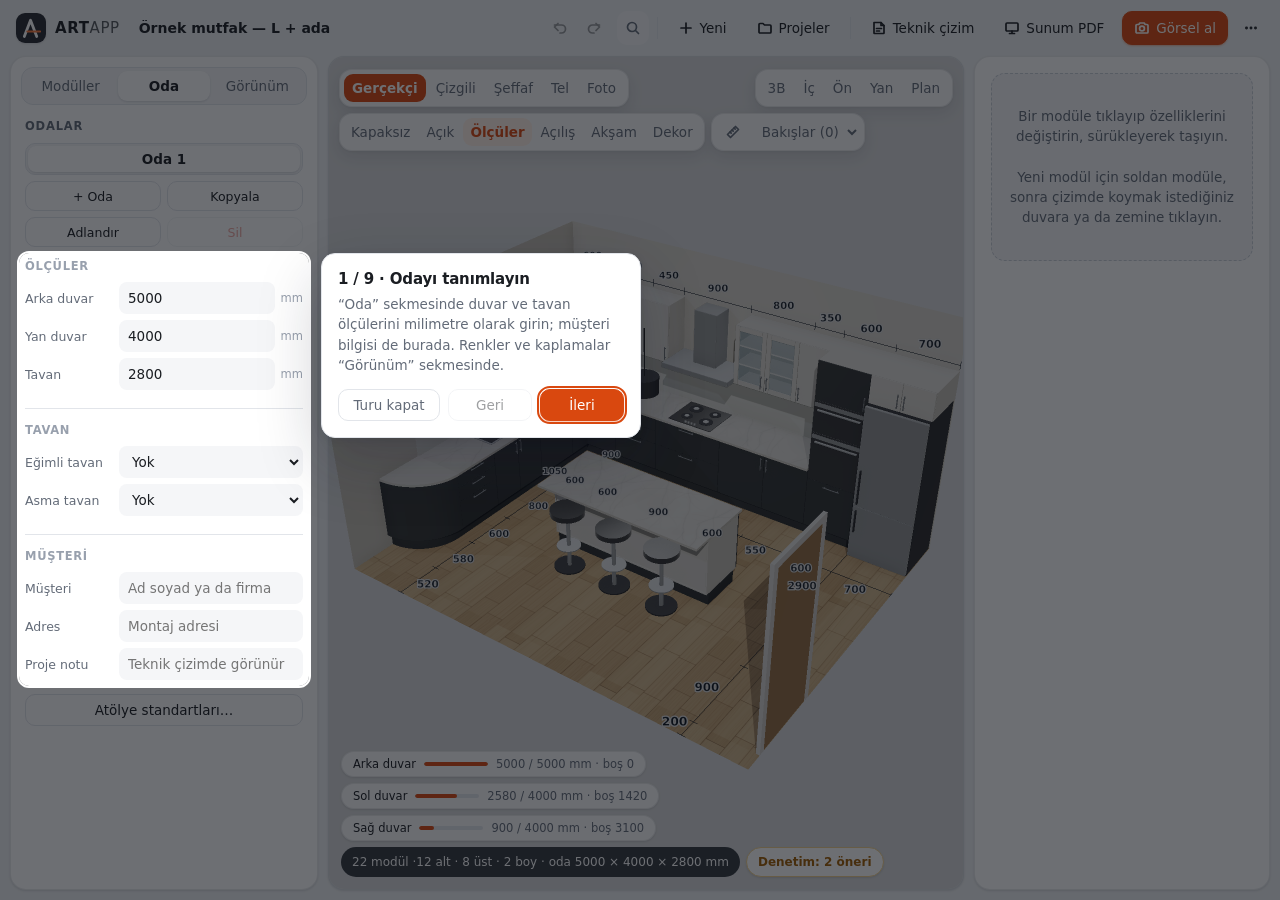
<file: index.html>
<!doctype html>
<html lang="tr">
<head>
  <meta charset="utf-8">
  <meta name="viewport" content="width=device-width, initial-scale=1, viewport-fit=cover">
  <title>ARTAPP — 3B Mutfak Çizimi</title>
  <meta name="theme-color" content="#ffffff">
  <meta name="mobile-web-app-capable" content="yes">
  <meta name="apple-mobile-web-app-capable" content="yes">
  <meta name="apple-mobile-web-app-title" content="ARTAPP">
  <script>window.ARTAPP_SUNUCUSUZ = true; window.ARTAPP_SURUM = '24.11.2026 19:53';</script>
  <link rel="manifest" href="manifest.json">
  <link rel="icon" href="simge.svg" type="image/svg+xml">
  <link rel="apple-touch-icon" href="simge-180.png">
  <link rel="stylesheet" href="css/stil.css">
  <link rel="stylesheet" href="css/duzen.css">
  <link rel="stylesheet" href="css/kagit.css">
  <script>try { var t = localStorage.getItem('kurgu.tema.v1'), r = { gece: '#17191e', lacivert: '#121a30', kum: '#fffdf9', mavi: '#ffffff' }; if (t === 'koyu') t = 'gece'; if (r[t]) { document.documentElement.dataset.tema = t; document.querySelector('meta[name=theme-color]').content = r[t]; } if (localStorage.getItem('kurgu.duzen.v1') === 'klasik') document.documentElement.dataset.duzen = 'klasik'; } catch (e) {}</script>
  <script type="importmap">
  { "imports": {
      "three": "./vendor/three/three.module.js",
      "three/addons/controls/OrbitControls.js": "./vendor/three/OrbitControls.js"
  } }
  </script>
</head>
<body>
<svg width="0" height="0" style="position:absolute" aria-hidden="true"><defs>
    <symbol id="i-menu" viewBox="0 0 16 16"><path d="M2.5 4.5h11M2.5 8h11M2.5 11.5h11"/></symbol>
    <symbol id="i-geri" viewBox="0 0 16 16"><path d="M6 3.5 2.5 7 6 10.5"/><path d="M2.5 7h7a4 4 0 0 1 0 8H8" transform="translate(0 -2)"/></symbol>
    <symbol id="i-ileri" viewBox="0 0 16 16"><path d="M10 3.5 13.5 7 10 10.5"/><path d="M13.5 7h-7a4 4 0 0 0 0 8H8" transform="translate(0 -2)"/></symbol>
    <symbol id="i-ara" viewBox="0 0 16 16"><circle cx="7" cy="7" r="4.5"/><path d="m10.5 10.5 3 3"/></symbol>
    <symbol id="i-arti" viewBox="0 0 16 16"><path d="M8 3v10M3 8h10"/></symbol>
    <symbol id="i-klasor" viewBox="0 0 16 16"><path d="M2 4.5a1 1 0 0 1 1-1h3l1.5 1.5H13a1 1 0 0 1 1 1V12a1 1 0 0 1-1 1H3a1 1 0 0 1-1-1z"/></symbol>
    <symbol id="i-cizim" viewBox="0 0 16 16"><path d="M3 2.5h7l3 3V13a.5.5 0 0 1-.5.5h-9A.5.5 0 0 1 3 13z"/><path d="M10 2.5v3h3M5.5 8.5h5M5.5 11h3"/></symbol>
    <symbol id="i-sunum" viewBox="0 0 16 16"><rect x="2" y="3" width="12" height="8" rx="1"/><path d="M8 11v2.5M5.5 13.5h5"/></symbol>
    <symbol id="i-kamera" viewBox="0 0 16 16"><path d="M2 5.5a1 1 0 0 1 1-1h1.8l1-1.5h4.4l1 1.5H13a1 1 0 0 1 1 1V12a1 1 0 0 1-1 1H3a1 1 0 0 1-1-1z"/><circle cx="8" cy="8.5" r="2.4"/></symbol>
    <symbol id="i-nokta" viewBox="0 0 16 16"><circle cx="3.5" cy="8" r=".6"/><circle cx="8" cy="8" r=".6"/><circle cx="12.5" cy="8" r=".6"/></symbol>
    <symbol id="i-oynat" viewBox="0 0 16 16"><path d="M5 3.5v9l7-4.5z"/></symbol>
    <symbol id="i-aktar" viewBox="0 0 16 16"><path d="M8 2.5v7M5 6.5l3 3 3-3M3 11v1.5a1 1 0 0 0 1 1h8a1 1 0 0 0 1-1V11"/></symbol>
    <symbol id="i-goz" viewBox="0 0 16 16"><path d="M1.8 8s2.3-4.2 6.2-4.2S14.2 8 14.2 8s-2.3 4.2-6.2 4.2S1.8 8 1.8 8z"/><circle cx="8" cy="8" r="1.9"/></symbol>
    <symbol id="i-paylas" viewBox="0 0 16 16"><circle cx="4" cy="8" r="1.8"/><circle cx="12" cy="3.8" r="1.8"/><circle cx="12" cy="12.2" r="1.8"/><path d="M5.6 7.2l4.8-2.6M5.6 8.8l4.8 2.6"/></symbol>
    <symbol id="i-yukle" viewBox="0 0 16 16"><path d="M8 10V3M5 6l3-3 3 3M3 11v1.5a1 1 0 0 0 1 1h8a1 1 0 0 0 1-1V11"/></symbol>
    <symbol id="i-kaydet" viewBox="0 0 16 16"><path d="M3 3.5a1 1 0 0 1 1-1h6.5L13 5v7.5a1 1 0 0 1-1 1H4a1 1 0 0 1-1-1z"/><path d="M5.5 2.5V6h4V2.5M5.5 13.5V9.5h5v4"/></symbol>
    <symbol id="i-ornek" viewBox="0 0 16 16"><path d="M2.5 13.5V7l5.5-4 5.5 4v6.5z"/><path d="M6.5 13.5V10h3v3.5"/></symbol>
    <symbol id="i-ay" viewBox="0 0 16 16"><path d="M13 9.5A5.5 5.5 0 0 1 6.5 3 5.5 5.5 0 1 0 13 9.5z"/></symbol>
    <symbol id="i-yardim" viewBox="0 0 16 16"><circle cx="8" cy="8" r="6"/><path d="M6.3 6.3a1.8 1.8 0 1 1 2.6 1.6c-.6.3-.9.7-.9 1.4M8 11.6v.1"/></symbol>
    <symbol id="i-ayar" viewBox="0 0 16 16"><path d="M2.5 4.5h4M9.5 4.5h4M2.5 11.5h7M12.5 11.5h1"/><circle cx="8" cy="4.5" r="1.5"/><circle cx="11" cy="11.5" r="1.5"/></symbol>
    <symbol id="i-kup" viewBox="0 0 16 16"><path d="M8 2 13.5 5v6L8 14 2.5 11V5z"/><path d="M2.5 5 8 8l5.5-3M8 8v6"/></symbol>
    <symbol id="i-modul" viewBox="0 0 16 16"><rect x="2.5" y="2.5" width="11" height="11" rx="1.2"/><path d="M8 2.5v11M6 7.2v1.6M10 7.2v1.6"/></symbol>
    <symbol id="i-oda" viewBox="0 0 16 16"><path d="M2.5 13.5v-11h11v11z"/><path d="M7 13.5V9.5H2.5M10 2.5v4"/></symbol>
    <symbol id="i-renk" viewBox="0 0 16 16"><path d="M8 2.2c2.4 2.9 4 5 4 7a4 4 0 0 1-8 0c0-2 1.6-4.1 4-7z"/></symbol>
    <symbol id="i-katman" viewBox="0 0 16 16"><path d="m8 2.5 5.5 3L8 8.5l-5.5-3z"/><path d="m2.5 8.5 5.5 3 5.5-3"/><path d="m2.5 11.2 5.5 3 5.5-3"/></symbol>
    <symbol id="i-kapat" viewBox="0 0 16 16"><path d="m4 4 8 8M12 4l-8 8"/></symbol>
    <symbol id="i-kopya" viewBox="0 0 16 16"><rect x="5.5" y="5.5" width="8" height="8" rx="1.2"/><path d="M3.5 10.5H3a.5.5 0 0 1-.5-.5V3a.5.5 0 0 1 .5-.5h7a.5.5 0 0 1 .5.5v.5"/></symbol>
    <symbol id="i-cop" viewBox="0 0 16 16"><path d="M3 4.5h10M6.5 4.5V3h3v1.5M4.5 4.5l.5 9h6l.5-9M7 7v4M9 7v4"/></symbol>
    <symbol id="i-sol" viewBox="0 0 16 16"><path d="M10 3.5 5.5 8l4.5 4.5"/></symbol>
    <symbol id="i-sag" viewBox="0 0 16 16"><path d="M6 3.5 10.5 8 6 12.5"/></symbol>
    <symbol id="i-cetvel" viewBox="0 0 16 16"><path d="m2.5 10.5 8-8 3 3-8 8z"/><path d="m5 8 1.2 1.2M7 6l1.2 1.2M9 4l1.2 1.2"/></symbol>
    <symbol id="i-levha" viewBox="0 0 16 16"><rect x="2" y="3" width="12" height="10" rx=".8"/><path d="M8.5 3v10M2 8.5h6.5M8.5 6.5H14M11.5 6.5V13"/></symbol>
    <symbol id="i-para" viewBox="0 0 16 16"><circle cx="8" cy="8" r="6"/><path d="M10 6.2c-.4-.9-1.1-1.4-2-1.4-1.2 0-2 .7-2 1.6 0 2.2 4 1 4 3.2 0 .9-.8 1.6-2 1.6-.9 0-1.7-.5-2-1.4M8 3.6v8.8"/></symbol>
    <symbol id="i-parla" viewBox="0 0 16 16"><path d="M8 2.5c.5 3 2 4.500 5 5-3 .5-4.500 2-5 5-.5-3-2-4.500-5-5 3-.5 4.500-2 5-5z"/></symbol>
  </defs></svg>
  <header>
    <div class="marka"><img class="logo" src="simge.svg" alt="" width="28" height="28"><strong>ART<span>APP</span></strong></div>
    <input id="projeAd" aria-label="Proje adı" spellcheck="false" title="Proje adı (değiştirmek için tıklayın)">
    <div id="vitrinCubuk" role="toolbar" aria-label="Müşteri gösterimi">
      <span class="vt-etiket">Müşteri gösterimi</span>
      <button data-vt="acik" class="vt-genis" aria-pressed="false" title="Kapaklar ve kapılar açık, çekmeceler çekilmiş gösterilir"><svg class="ik" aria-hidden="true"><use href="#i-modul"/></svg><span>Kapakları aç</span></button>
      <button data-vt="aksam" class="vt-genis" aria-pressed="false" title="Gün ışığı kısılır, lambalar yanar"><svg class="ik" aria-hidden="true"><use href="#i-ay"/></svg><span>Akşam</span></button>
      <button data-vt="foto" class="vt-genis" aria-pressed="false" title="Ekrandaki bakış fotoğraf gibi çizilir; kamerayı oynatınca yeniden çekilir"><svg class="ik" aria-hidden="true"><use href="#i-kamera"/></svg><span>Fotoğraf</span></button>
      <button data-vt="cik" class="ana" title="Çizime döner (Esc)">Gösterimden çık</button>
    </div>
    <div class="arac">
      <div class="grup">
        <button id="geri" class="ikon" title="Geri al (Ctrl+Z)" aria-label="Geri al"><svg class="ik" aria-hidden="true"><use href="#i-geri"/></svg></button>
        <button id="ileri" class="ikon" title="Yinele (Ctrl+Y)" aria-label="Yinele"><svg class="ik" aria-hidden="true"><use href="#i-ileri"/></svg></button>
      </div>
      <button id="paletAc" title="Komut, modül ya da oda arayın (Ctrl+K)" aria-label="Ara ya da komut çalıştır"><svg class="ik" aria-hidden="true"><use href="#i-ara"/></svg><span>Ara ya da komut çalıştır</span><kbd>Ctrl K</kbd></button>
      <span class="ayrac"></span>
      <button id="yeni" title="Oda ölçüsünden hazır mutfak ya da yeni oda"><svg class="ik" aria-hidden="true"><use href="#i-arti"/></svg><span>Yeni</span></button>
      <button id="projelerAc" title="Kayıtlı projeler"><svg class="ik" aria-hidden="true"><use href="#i-klasor"/></svg><span>Projeler</span></button>
      <span class="ayrac"></span>
      <button id="teknikAc" title="Ölçülü plan, duvar görünüşleri ve modül listesi"><svg class="ik" aria-hidden="true"><use href="#i-cizim"/></svg><span>Teknik çizim</span></button>
      <button id="dosyaAc" title="Müşteriye verilecek sunum dosyası: kapak, 3B görüntüler, plan, renk ve malzeme özeti"><svg class="ik" aria-hidden="true"><use href="#i-sunum"/></svg><span>Sunum PDF</span></button>
      <button id="gorsel" class="ana" title="Ekrandaki bakışı yüksek çözünürlüklü resim olarak kaydeder"><svg class="ik" aria-hidden="true"><use href="#i-kamera"/></svg><span>Görsel al</span></button>
      <div class="menu-sarma">
        <button id="digerAc" class="ikon" title="Diğer işlemler" aria-label="Diğer işlemler" aria-haspopup="menu" aria-expanded="false"><svg class="ik" aria-hidden="true"><use href="#i-nokta"/></svg></button>
        <div id="digerMenu" class="menu" role="menu" hidden>
          <button class="yalniz-dar" data-tikla="yeni" role="menuitem"><svg class="ik" aria-hidden="true"><use href="#i-arti"/></svg>Yeni mutfak ya da oda</button>
          <button class="yalniz-dar" data-tikla="projelerAc" role="menuitem"><svg class="ik" aria-hidden="true"><use href="#i-klasor"/></svg>Projeler</button>
          <button class="yalniz-telefon" data-tikla="teknikAc" role="menuitem"><svg class="ik" aria-hidden="true"><use href="#i-cizim"/></svg>Teknik çizim</button>
          <button class="yalniz-dar" data-tikla="dosyaAc" role="menuitem"><svg class="ik" aria-hidden="true"><use href="#i-sunum"/></svg>Sunum PDF</button>
          <button class="yalniz-telefon" data-tikla="gorsel" role="menuitem"><svg class="ik" aria-hidden="true"><use href="#i-kamera"/></svg>Görsel al</button>
          <hr class="yalniz-dar">
          <button id="vitrinAc" role="menuitem" title="Müşterinin yanında: çizim kilitlenir, yalnızca bakış, renk ve kapak seçimi, kapakları açma, akşam ışığı ve fotoğraf kalır"><svg class="ik" aria-hidden="true"><use href="#i-goz"/></svg>Müşteri gösterimi</button>
          <button id="sunumAc" role="menuitem" title="Paneller gizlenir, çizim tam ekran olur ve kamera kendiliğinden döner"><svg class="ik" aria-hidden="true"><use href="#i-oynat"/></svg>Sunum modu</button>
          <button id="kesimAc" role="menuitem" title="Dolapların levha parçaları: ölçü, adet, malzeme, kenar bandı"><svg class="ik" aria-hidden="true"><use href="#i-cetvel"/></svg>Kesim listesi</button>
          <button id="planAc" role="menuitem" title="Kesim listesindeki parçaları levhalara yerleştirir: levha çizimleri, levha sayısı, doluluk"><svg class="ik" aria-hidden="true"><use href="#i-levha"/></svg>Kesim planı</button>
          <button id="etiketAc" role="menuitem" title="Kesim planındaki her parça için 70 × 70 mm etiket: numara, dolap, parça adı, ölçü, bantlı kenar"><svg class="ik" aria-hidden="true"><use href="#i-levha"/></svg>Parça etiketleri</button>
          <button id="islemeAc" role="menuitem" title="Her parçanın delikleri, menteşe yuvaları, kulp delikleri ve gola kertmeleri: çizim ve koordinatlarıyla"><svg class="ik" aria-hidden="true"><use href="#i-cetvel"/></svg>İşleme föyü</button>
          <button id="montajAc" role="menuitem" title="Her dolap için tek sayfa: patlatılmış görünüş, iç düzen, bitmiş hali, parça ve hırdavat listesi"><svg class="ik" aria-hidden="true"><use href="#i-cizim"/></svg>Montaj şablonu</button>
          <button id="maliyetAc" role="menuitem" title="Hırdavat listesi ve birim fiyatlarla maliyet hesabı (atölye içi)"><svg class="ik" aria-hidden="true"><use href="#i-para"/></svg>Hırdavat ve maliyet</button>
          <button id="teklifAc" role="menuitem" title="Müşteriye verilecek teklif dosyası: kapak, özet, çizimler, ölçü listesi, fiyat dökümü, şartlar ve onay (A4 dikey)"><svg class="ik" aria-hidden="true"><use href="#i-para"/></svg>Teklif dosyası</button>
          <button id="dekorAc" role="menuitem" title="Sahne dekoru: hangi eşyaların konacağı, yoğunluk ve yeniden düzenleme"><svg class="ik" aria-hidden="true"><use href="#i-parla"/></svg>Sahne dekoru</button>
          <button id="tezgahAc" role="menuitem" title="Tezgah kataloğu: temel renkler ve plaka katalogları; seçilen plaka çizimde ve fotoğrafta doku olur"><svg class="ik" aria-hidden="true"><use href="#i-levha"/></svg>Tezgah kataloğu</button>
          <button id="aksAc" role="menuitem" title="İç donanım ve aksesuar kataloğu: projeye eklenenler teklifte yer alır"><svg class="ik" aria-hidden="true"><use href="#i-levha"/></svg>Aksesuar kataloğu</button>
          <button id="fotoAc" role="menuitem" title="Ekrandaki bakışı ışın izlemeyle fotoğraf gibi çizer: dolaylı ışık, yansıma, yumuşak gölge (yarım dakika ile birkaç dakika sürer)"><svg class="ik" aria-hidden="true"><use href="#i-parla"/></svg>Fotoğrafik görüntü</button>
          <button id="renderAc" role="menuitem" title="Ekrandaki bakışı yumuşak gölgeli, pürüzsüz kenarlı yüksek kalite resim olarak kaydeder (birkaç saniye sürer)"><svg class="ik" aria-hidden="true"><use href="#i-parla"/></svg>Yüksek kalite görüntü</button>
          <button id="aktarAc" role="menuitem" title="AutoCAD (DXF) ve SketchUp'a aktar"><svg class="ik" aria-hidden="true"><use href="#i-aktar"/></svg>Dışa aktar (DXF, SketchUp)</button>
          <hr>
          <button id="ac" role="menuitem"><svg class="ik" aria-hidden="true"><use href="#i-yukle"/></svg>Dosyadan aç</button>
          <button id="indir" role="menuitem"><svg class="ik" aria-hidden="true"><use href="#i-kaydet"/></svg>Dosyaya kaydet</button>
          <button id="paylas" role="menuitem" title="Projeyi dosya olarak gönderir: telefonda paylaşma menüsü açılır (WhatsApp, e-posta); bilgisayarda dosya indirilir. Öbür cihazda “Dosyadan aç” ile açılır"><svg class="ik" aria-hidden="true"><use href="#i-paylas"/></svg>Paylaş</button>
          <button id="ornek" role="menuitem"><svg class="ik" aria-hidden="true"><use href="#i-ornek"/></svg>Örnek mutfak</button>
          <hr>
          <button id="standartKisayol" role="menuitem"><svg class="ik" aria-hidden="true"><use href="#i-ayar"/></svg>Atölye standartları ve firma</button>
          <button id="temaDegis" role="menuitem" title="Arayüzün renk teması: Grafit, Gece, Kum, Lacivert, Klasik mavi"><svg class="ik" aria-hidden="true"><use href="#i-ay"/></svg><span>Arayüz teması</span></button>
          <button id="yardimAc" role="menuitem"><svg class="ik" aria-hidden="true"><use href="#i-yardim"/></svg>Yardım ve kısayollar</button>
        </div>
      </div>
      <input id="dosya" type="file" accept=".json,.txt,application/json,text/plain" hidden>
    </div>
  </header>

  <main>
    <aside id="sol" data-sekme="modul">
      <div class="sayfa-bas"><button class="tutamak" aria-label="Paneli büyüt ya da küçült; sürükleyerek yüksekliğini ayarlayın"></button><b class="sayfa-ad"></b><button class="ikon sayfa-kapat" aria-label="Paneli kapat"><svg class="ik" aria-hidden="true"><use href="#i-kapat"/></svg></button></div>
      <nav class="sekmeler" id="solSekme" aria-label="Sol panel">
        <button data-sekme="modul">Modüller</button>
        <button data-sekme="oda">Oda</button>
        <button data-sekme="gorunum">Görünüm</button>
      </nav>
      <section data-icin="modul">
        <h2>Nereye eklenecek</h2>
        <div id="duvarSec" class="secici"></div>
        <div class="hizli">
          <button id="doldur" title="Seçili duvarda boş kalan yerlere standart alt ve üst dolap yerleştirir">Boş yerleri doldur</button>
          <button id="bitis" title="Açıkta kalan sıra uçlarına yan panel, duvarla arada kalan dar boşluklara dolgu ekler">Bitiş parçaları</button>
          <button id="spotDiz" title="Tavana yaklaşık 1,3 m aralıkla spot yerleştirir; eski spotların yerine geçer">Tavana spot diz</button>
          <button id="genelHiza" title="Üst ve boy dolapların üst kenarını tek hatta toplar, davlumbazı oraya uzatır, buzdolabının üstünü dolapla kapatır. Yükseklik: Atölye standartları › Genel yükseklik">Yüksekliğe hizala</button>
          <button id="tavan" title="Üst ve boy dolapların üstünü tavana kadar tepe dolabıyla kapatır">Tavana tamamla</button>
        </div>
        <input id="katalogAra" type="search" placeholder="Modül ara: çekmece, köşe, priz…" aria-label="Modül ara" autocomplete="off">
        <div id="katalog"></div>
      </section>
      <section data-icin="oda gorunum">
        <div class="yalniz-oda">
          <h2>Odalar</h2>
          <div id="odaSekme"></div>
        </div>
        <div id="oda" class="form"></div>
        <div class="yalniz-oda">
          <button id="standartAc" class="tam" title="Levha kalınlığı, baza, tezgah, üst dolap kotu, genel yükseklik gibi atölye ölçüleri ve firma bilgisi">Atölye standartları…</button>
        </div>
      </section>
    </aside>

    <section id="orta">
      <canvas id="tuval"></canvas>
      <canvas id="fotoCanli" aria-hidden="true"></canvas>
      <svg id="fotoIz" aria-hidden="true"></svg>
      <div id="fotoRozet" role="status" hidden><span></span><b><i></i></b></div>
      <div class="ust-arac">
        <div class="cubuk-grup">
          <div id="modSec" class="secici">
            <button data-mod="gercek" class="aktif" title="Kenar çizgisi yok; yuvarlatılmış kenarlar, parlak yüzeyler ve yumuşak gölgeler">Gerçekçi</button>
            <button data-mod="kati" title="Her parçanın kenarı çizgiyle belirtilir; çizim yaparken parçaları ayırt etmek kolaydır">Çizgili</button>
            <button data-mod="seffaf" title="Dolapların içi ve arkası görünür">Şeffaf</button>
            <button data-mod="tel" title="Yalnızca kenar çizgileri">Tel</button>
            <button data-mod="foto" title="Fotoğraf kipi: çizim durunca ekrandaki bakış ışın izlemeyle fotoğraf gibi çizilir ve kendiliğinden netleşir; kamerayı oynatınca ya da çizimi değiştirince yeniden çekilir (işlemciyi yoğun kullanır)">Foto</button>
          </div>
        </div>
        <div class="cubuk-grup g-cip">
          <label class="cip" title="Kapak ve çekmece önleri gizlenir; dolap içi görünür"><input id="kapakGizle" type="checkbox"><span>Kapaksız</span></label>
          <label class="cip" title="Kapaklar ve kapılar açık, çekmeceler çekilmiş gösterilir"><input id="kapakAcik" type="checkbox"><span>Açık</span></label>
          <label class="cip" title="Duvar boyunca ölçü zincirleri"><input id="olculer" type="checkbox" checked><span>Ölçüler</span></label>
          <label class="cip" title="Kapakların açılış yönü üçgenle gösterilir"><input id="acilis" type="checkbox"><span>Açılış</span></label>
          <label class="cip" title="Gün ışığı kısılır, lambalar yanar"><input id="aksam" type="checkbox"><span>Akşam</span></label>
          <label class="cip" title="Sahne dekoru: bitki, halı, tablo, tezgah üstü eşyalar kendiliğinden yerleşir (Gerçekçi ve Foto görünümünde). Ayarlar: ⋯ › Sahne dekoru"><input id="dekor" type="checkbox"><span>Dekor</span></label>
        </div>
        <div class="cubuk-grup g-olcu">
          <button id="olcuCiz" title="Duvarda iki noktaya tıklayın: aralarına ölçü çizgisi eklenir. Noktalar dolap kenarlarına yapışır. Esc ile vazgeçilir."><svg class="ik" aria-hidden="true"><use href="#i-cetvel"/></svg><span>Ölçü çiz</span></button>
          <select id="bakisSec" title="Beğendiğiniz bakışı kaydedin; Sunum PDF'i kayıtlı bakışlardan görüntü alır" aria-label="Kayıtlı bakışlar"></select>
        </div>
        <span class="bosluk"></span>
        <div class="cubuk-grup g-ac"><button id="gosterimAc" aria-expanded="false" title="Görünüm modu, kapaklar, ölçüler, akşam, ölçü çizme ve kayıtlı bakışlar"><svg class="ik" aria-hidden="true"><use href="#i-katman"/></svg><span>Gösterim</span></button></div>
        <div class="cubuk-grup g-kam">
          <div id="kamSec" class="secici">
            <button data-kam="3b" title="Genel görünüm (1)">3B</button>
            <button data-kam="ic" title="Odanın içinden göz hizasında bakış (2)">İç</button>
            <button data-kam="on" title="Önden (3)">Ön</button>
            <button data-kam="sol" title="Yandan (4)">Yan</button>
            <button data-kam="ust" title="Üstten plan (5)">Plan</button>
          </div>
        </div>
      </div>
      <button id="sunumCik">Sunumdan çık</button>
      <div id="olcuIpucu" hidden></div>
      <div id="sagMenu" hidden role="menu"></div>
      <div class="alt-bilgi">
        <!-- Tıklanan yere oturtma: seçilen modülün şeridi ve yerleştirmeden sonraki ölçü önerileri -->
        <div id="yerSerit" role="status" hidden></div>
        <div id="oneri" role="group" aria-label="Ölçü önerileri" hidden></div>
        <!-- Dar ekranda seçili modül için hızlı işlemler -->
        <div id="secimCubugu" hidden>
          <b id="secimAd"></b>
          <button class="ikon" data-sc="sol" aria-label="10 mm sola ya da geriye kaydır" title="10 mm sola"><svg class="ik" aria-hidden="true"><use href="#i-sol"/></svg></button>
          <button class="ikon" data-sc="sag" aria-label="10 mm sağa ya da ileriye kaydır" title="10 mm sağa"><svg class="ik" aria-hidden="true"><use href="#i-sag"/></svg></button>
          <button class="ikon" data-sc="ozellik" aria-label="Özellikler" title="Özellikler"><svg class="ik" aria-hidden="true"><use href="#i-ayar"/></svg></button>
          <button class="ikon" data-sc="cogalt" aria-label="Çoğalt" title="Çoğalt"><svg class="ik" aria-hidden="true"><use href="#i-kopya"/></svg></button>
          <button class="ikon tehlike" data-sc="sil" aria-label="Sil" title="Sil"><svg class="ik" aria-hidden="true"><use href="#i-cop"/></svg></button>
          <button class="ikon" data-sc="diger" aria-label="Diğer işlemler: ayna kopya, kopyala, yapıştır" title="Diğer işlemler"><svg class="ik" aria-hidden="true"><use href="#i-nokta"/></svg></button>
          <button class="ikon" data-sc="birak" aria-label="Seçimi bırak" title="Seçimi bırak"><svg class="ik" aria-hidden="true"><use href="#i-kapat"/></svg></button>
        </div>
        <div id="uyarilar" hidden></div>
        <div id="doluluk"></div>
        <div id="denetim" hidden></div>
        <div class="alt-satir"><div id="ozet"></div><button id="denetimAc" aria-controls="denetim">Denetim</button></div>
      </div>
    </section>

    <aside id="sag">
      <div class="sayfa-bas"><button class="tutamak" aria-label="Paneli büyüt ya da küçült; sürükleyerek yüksekliğini ayarlayın"></button><b class="sayfa-ad"></b><button class="ikon sayfa-kapat" aria-label="Paneli kapat"><svg class="ik" aria-hidden="true"><use href="#i-kapat"/></svg></button></div>
      <div id="ozellik" class="form"></div>
    </aside>
  </main>

  <!-- Telefon ve dar ekran: alt gezinme çubuğu; paneller alttan açılır -->
  <nav id="altGezinme" aria-label="Bölümler">
    <button data-sayfa="cizim" aria-current="page"><svg class="ik" aria-hidden="true"><use href="#i-kup"/></svg><span>Çizim</span></button>
    <button data-sayfa="modul"><svg class="ik" aria-hidden="true"><use href="#i-modul"/></svg><span>Modüller</span></button>
    <button data-sayfa="oda"><svg class="ik" aria-hidden="true"><use href="#i-oda"/></svg><span>Oda</span></button>
    <button data-sayfa="gorunum"><svg class="ik" aria-hidden="true"><use href="#i-renk"/></svg><span>Görünüm</span></button>
    <button data-sayfa="ozellik"><svg class="ik" aria-hidden="true"><use href="#i-ayar"/></svg><span>Özellikler</span></button>
    <button data-vt="acik" class="yalniz-vitrin" aria-pressed="false"><svg class="ik" aria-hidden="true"><use href="#i-modul"/></svg><span>Kapaklar</span></button>
    <button data-vt="aksam" class="yalniz-vitrin" aria-pressed="false"><svg class="ik" aria-hidden="true"><use href="#i-ay"/></svg><span>Akşam</span></button>
    <button data-vt="foto" class="yalniz-vitrin" aria-pressed="false"><svg class="ik" aria-hidden="true"><use href="#i-kamera"/></svg><span>Fotoğraf</span></button>
  </nav>

  <div id="teknik" hidden>
    <div class="teknik-arac">
      <strong id="teknikBaslik">Teknik çizim</strong>
      <span class="ipucu">Yazdır penceresinde hedef olarak "PDF olarak kaydet" seçilebilir.</span>
      <button id="kesimCsvIndir" hidden title="Excel'e ya da kesim programına aktarmak için">Tablo indir (CSV)</button>
      <button id="teknikYazdir" class="ana">Yazdır / PDF</button>
      <button id="teknikKapat">Kapat</button>
    </div>
    <div id="teknikIcerik"></div>
  </div>

  <dialog id="palet" aria-label="Komut paleti">
    <input id="paletAra" type="text" placeholder="Ne yapmak istiyorsunuz? Komut, modül ya da oda adı yazın" autocomplete="off" spellcheck="false" aria-label="Komut ara">
    <ul id="paletListe" role="listbox"></ul>
    <div class="palet-alt"><span><kbd>↑</kbd> <kbd>↓</kbd> gez</span><span><kbd>Enter</kbd> çalıştır</span><span><kbd>Esc</kbd> kapat</span></div>
  </dialog>

  <dialog id="standart">
    <form method="dialog">
      <h2>Atölye standartları</h2>
      <p class="ipucu">Levha, baza, tezgah ve arkalık ölçüleri projedeki tüm modüllere uygulanır; modüllerin dış ölçüsü değişmez, iç parçalar yeniden hesaplanır. Dolap ölçüleri (alt dolap gövdesi, derinlikler, üst dolap yüksekliği, genel yükseklik) bundan sonra eklenen dolaplara uygulanır; çizilmiş dolapların ölçüsü değişmez. Taç yüksekliği düz MDF taçın yüksekliğidir (taç “Görünüm › Taç”tan seçilir; lake taçların yüksekliği sabittir): mutfak bitişi = genel yükseklik + taç.</p>
      <div class="form ikili" id="standartAlan"></div>
      <label class="onay duz"><input type="checkbox" name="varsayilan"> Yeni projelerde de bu ölçüleri kullan</label>
      <h3 class="araBaslik">Firma bilgisi</h3>
      <p class="ipucu">Sunum PDF'inin kapağında ve son sayfasında görünür. Bu tarayıcıda saklanır, bütün projelerde kullanılır.</p>
      <div class="form">
        <label class="alan genis"><span>Firma adı</span><input type="text" name="firmaAd" maxlength="60" placeholder="ör. Örnek Mobilya"></label>
        <label class="alan genis"><span>İletişim</span><input type="text" name="firmaIletisim" maxlength="100" placeholder="Telefon, e-posta ya da adres"></label>
        <label class="alan genis"><span>Logo</span><input type="file" id="firmaLogo" accept="image/png,image/jpeg,image/svg+xml,image/webp"></label>
        <div id="firmaLogoOn"></div>
      </div>
      <div class="dugmeler">
        <button type="button" id="standartSifirla">Varsayılana dön</button>
        <button value="vazgec" formnovalidate>Vazgeç</button>
        <button value="uygula" class="ana">Uygula</button>
      </div>
    </form>
  </dialog>

  <dialog id="temaPencere">
    <form method="dialog">
      <h2>Arayüz teması ve düzeni</h2>
      <p class="ipucu">Tıkladığınız tema hemen uygulanır ve bu cihazda hatırlanır. Çizimleriniz, teknik çizim ve çıktılar değişmez.</p>
      <div class="temaIzgara" id="temaListe"></div>
      <p class="ipucu kisa"><b>Düzen.</b> Yeni düzende paneller ve çizim alanı ayrı kartlardır, başlık düğmeleri çerçevesizdir. Klasik düzen önceki görünümdür; renk teması iki düzende de geçerlidir.</p>
      <div class="secici" id="duzenListe"></div>
      <div class="dugmeler"><button value="kapat">Kapat</button></div>
    </form>
  </dialog>

  <dialog id="tacKatalog">
    <form method="dialog">
      <h2>Taç kataloğu</h2>
      <p class="ipucu" id="tacBaslik"></p>
      <div class="kkIzgara tac" id="tacListe"></div>
      <div id="tacRenk"></div>
      <div class="dugmeler"><button value="kapat">Kapat</button></div>
    </form>
  </dialog>

  <dialog id="kapakKatalog">
    <form method="dialog">
      <h2>Kapak kataloğu</h2>
      <p class="ipucu" id="kkBaslik"></p>
      <div class="secici sar" id="kkGrup"></div>
      <div id="kkCam" hidden></div>
      <div class="kkIzgara" id="kkListe"></div>
      <div class="dugmeler"><button value="kapat">Kapat</button></div>
    </form>
  </dialog>

  <dialog id="kulpKatalog">
    <form method="dialog">
      <h2>Kulp kataloğu</h2>
      <p class="ipucu" id="kuBaslik"></p>
      <div class="secici sar" id="kuGrup"></div>
      <div class="kkCip" id="kuBicim"></div>
      <div class="kkIzgara kulp" id="kuListe"></div>
      <h3>Kulp rengi</h3>
      <div class="kkCip" id="kuRenk"></div>
      <div class="dugmeler"><button value="kapat">Kapat</button></div>
    </form>
  </dialog>

  <dialog id="dekorAyar">
    <form method="dialog">
      <h2>Sahne dekoru</h2>
      <p class="ipucu">Eşyalar odanın düzenine bakılarak kendiliğinden yerleşir: tezgahta evye ve ocağın önü boş kalır, tablolar boş duvara, saksı boş köşeye gelir. Dekor projeye modül olarak eklenmez; kesim listesini, teknik çizimi ve maliyeti etkilemez. “Gerçekçi” ve “Foto” görünümünde, fotoğrafik görüntüde ve sunum dosyasında görünür.</p>
      <label class="onay duz"><input type="checkbox" id="dkAcik"> <span><b>Dekoru göster</b></span></label>
      <h3>Neler konsun</h3>
      <div class="dkGrup" id="dkGrup"></div>
      <h3>Yoğunluk</h3>
      <div class="secici" id="dkYogunluk"></div>
      <div class="dugmeler">
        <button type="button" id="dkYeniden" title="Aynı eşyalar başka bir düzenle ve başka renklerle yerleşir">Yeniden düzenle</button>
        <button value="kapat" class="ana">Tamam</button>
      </div>
    </form>
  </dialog>

  <dialog id="renkKatalog">
    <form method="dialog">
      <h2>Renk ve malzeme kataloğu</h2>
      <p class="ipucu">Önce uygulanacak yüzeyi, sonra rengi ya da malzemeyi seçin. “Gerçek” bölümlerdeki malzemeler doku resimleriyle gelir ve çizimde aynı dokuyla görünür. Bir dolabı seçip açarsanız yalnızca o dolaba da uygulayabilirsiniz.</p>
      <div class="kkCip" id="rkHedef"></div>
      <div class="secici sar" id="rkGrup"></div>
      <select id="rkMarka" aria-label="Marka" hidden></select>
      <input type="search" id="rkAra" placeholder="Renk adı ya da numarası ara (ör. 7016, ceviz)" aria-label="Renk ara" autocomplete="off">
      <div class="rkIzgara" id="rkListe"></div>
      <p class="ipucu kisa" id="rkDurum" role="status"></p>
      <div class="dugmeler"><button value="kapat">Kapat</button></div>
    </form>
  </dialog>

  <dialog id="tezgahKatalog">
    <form method="dialog">
      <h2>Tezgah kataloğu</h2>
      <div class="secici sar" id="tzMarka"></div>
      <div class="kkCip" id="tzGrup"></div>
      <div class="kkIzgara tezgah" id="tzListe"></div>
      <div id="tzSecim"></div>
      <div class="dugmeler"><button value="kapat">Kapat</button></div>
    </form>
  </dialog>

  <dialog id="aksKatalog">
    <form method="dialog">
      <h2>Aksesuar kataloğu</h2>
      <p class="ipucu" id="akBaslik"></p>
      <div class="secici sar" id="akGrup"></div>
      <input type="search" id="akAra" placeholder="Ürün adı, kod ya da ölçü ara" aria-label="Katalogda ara" autocomplete="off">
      <div class="akListe" id="akListe"></div>
      <h3>Projedeki aksesuarlar</h3>
      <div class="akListe kisa" id="akSecili"></div>
      <div class="dugmeler"><button value="kapat">Kapat</button></div>
    </form>
  </dialog>

  <dialog id="foto">
    <form method="dialog">
      <h2>Fotoğrafik görüntü</h2>
      <p class="ipucu">Ekrandaki bakış ışın izlemeyle yeniden çizilir: dolaylı ışık, yansımalar ve yumuşak gölgeler hesaplanır. Önce çizimde bakışı ayarlayın, sonra “Başlat” deyin. Süre kaliteye ve bilgisayara göre yarım dakika ile birkaç dakika arasındadır.</p>
      <div class="fotoAyar">
        <label class="alan"><span>Kalite</span><select id="fotoKalite"></select></label>
        <label class="alan"><span>Işık</span><select id="fotoIsik"><option value="gunduz">Gündüz</option><option value="aksam">Akşam</option></select></label>
        <label class="onay duz" title="Projede spot ya da tavan lambası yoksa tavana eşit aralıklı spotlar eklenir; yalnızca fotoğrafta görünür, çizime eklenmez"><input type="checkbox" id="fotoSpot" checked> Tavana spot ekle (projede yoksa)</label>
      </div>
      <div class="fotoKutu"><canvas id="fotoTuval" width="960" height="640"></canvas></div>
      <p class="ipucu" id="fotoDurum" role="status">Hazır.</p>
      <div class="dugmeler">
        <button type="button" id="fotoBaslat" class="ana">Başlat</button>
        <button type="button" id="fotoDurdur" disabled>Durdur</button>
        <button type="button" id="fotoKaydet" disabled>Kaydet</button>
        <button value="kapat">Kapat</button>
      </div>
    </form>
  </dialog>

  <dialog id="aktar">
    <form method="dialog">
      <h2>Dışa aktar</h2>
      <div class="aktar-sec">
        <button type="button" id="aktarCnc"><b>CNC — parça DXF'leri (ZIP)</b><small>Kesilecek her levha parçası ayrı bir DXF, levha türüne göre klasörlerde: dış hat, delikler (çap ve derinlik katman adında), menteşe yuvaları, gola kertmeleri; yanında parça listesi. Adeko CAM'de içe aktarılır, katmanlara takım atanır; yerleştirmeyi ve makine kodunu CAM üretir.</small></button>
        <button type="button" id="aktarCam"><b>Adeko CAM — parça listesi (CSV)</b><small>Bütün levha parçaları, CAM programındaki adlarıyla (SOL_PANEL, KAPAK…), ölçü, malzeme, kenar bandı ve desen yönüyle. Adeko CAM'de “Kesim listesi” içe aktarımıyla alınır.</small></button>
        <button type="button" id="aktarKod"><b>Adeko — modül kod listesi (CSV)</b><small>Her dolabın Adeko modül kodu (A1K 60, U2K 80…), duvar duvar ve soldan sağa. Adeko çiziminde “cc” yazıp kodu girerek aynı mutfak kurulur; Adeko CAM'e oradan gönderilir.</small></button>
        <button type="button" id="aktarDxf"><b>AutoCAD — DXF</b><small>Ölçülü plan ve duvar görünüşleri, katmanlara ayrılmış. AutoCAD ve çoğu CAD programında açılır.</small></button>
        <button type="button" id="aktarSu"><b>SketchUp — Ruby betiği</b><small>3B modelin tamamı. SketchUp'ta Pencere &gt; Ruby Konsolu'na <code>load "dosya yolu"</code> yazarak çalıştırılır.</small></button>
      </div>
      <div class="dugmeler"><button value="kapat">Kapat</button></div>
    </form>
  </dialog>

  <dialog id="yardim">
    <form method="dialog">
      <h2>Kullanım ve kısayollar</h2>
      <table class="kisayol dokunmatik">
        <tr><th>Paneller</th><td>Alttaki çubuk: Modüller, Oda, Görünüm, Özellikler. Panel alttan açılır; üstündeki tutamağı sürükleyerek büyütün, küçültün ya da kapatın.</td></tr>
        <tr><th>Görüşü çevir</th><td>Tek parmakla sürükleyin</td></tr>
        <tr><th>Yakınlaştır, kaydır</th><td>İki parmakla açıp kapatın ya da sürükleyin</td></tr>
        <tr><th>Seç</th><td>Modüle dokunun; alttaki çubukta kaydırma, özellik, çoğaltma ve silme çıkar</td></tr>
        <tr><th>Taşı</th><td>Önce dokunup seçin, sonra sürükleyin</td></tr>
        <tr><th>Menü</th><td>Modüle uzun basın: ayna kopya, kopyala, yapıştır</td></tr>
        <tr><th>Ara</th><td>Üstteki büyüteç: her komut ve modül adıyla bulunur</td></tr>
      </table>
      <table class="kisayol klavye">
        <tr><th>Komut paleti</th><td><kbd>Ctrl</kbd> + <kbd>K</kbd> · her komut, modül ve oda adıyla aranır</td></tr>
        <tr><th>Modül ekle</th><td>Soldan yeri seçin, modüle tıklayın</td></tr>
        <tr><th>Seç</th><td>Modüle tıklayın</td></tr>
        <tr><th>Çoklu seçim</th><td><kbd>Shift</kbd> + tıklama · <kbd>Ctrl</kbd> + <kbd>A</kbd> tüm dolaplar</td></tr>
        <tr><th>Taşı</th><td>Modülü sürükleyin; komşusuna yapışır</td></tr>
        <tr><th>Başka duvara taşı</th><td>Modülü zeminde öbür duvarın dibine sürükleyin</td></tr>
        <tr><th>İnce kaydır</th><td>Ok tuşları 10 mm · <kbd>Shift</kbd> + ok 1 mm</td></tr>
        <tr><th>Çoğalt</th><td><kbd>Ctrl</kbd> + <kbd>D</kbd></td></tr>
        <tr><th>Sil</th><td><kbd>Delete</kbd></td></tr>
        <tr><th>Geri al / yinele</th><td><kbd>Ctrl</kbd> + <kbd>Z</kbd> · <kbd>Ctrl</kbd> + <kbd>Y</kbd></td></tr>
        <tr><th>Seçimi bırak</th><td><kbd>Esc</kbd> ya da boş yere tıklama</td></tr>
        <tr><th>Kopyala / yapıştır</th><td><kbd>Ctrl</kbd> + <kbd>C</kbd> · <kbd>Ctrl</kbd> + <kbd>V</kbd> · sağ tık menüsü</td></tr>
        <tr><th>Bakış</th><td><kbd>1</kbd> 3B · <kbd>2</kbd> iç · <kbd>3</kbd> ön · <kbd>4</kbd> yan · <kbd>5</kbd> plan</td></tr>
        <tr><th>Görüşü çevir</th><td>Boş yerde sürükleyin · tekerlek yakınlaştırır · sağ tuş kaydırır</td></tr>
      </table>
      <div class="yardim-baglar">
        <button type="button" id="turBaslat">Tanıtım turunu başlat</button>
        <a class="dugme" href="kilavuz.html" target="_blank" rel="noopener">Kullanım kılavuzu</a>
      </div>
      <div class="dugmeler"><button value="kapat" class="ana">Tamam</button></div>
    </form>
  </dialog>

  <dialog id="projeler">
    <form method="dialog">
      <h2>Projeler</h2>
      <p class="ipucu" id="esitDurum"></p>
      <ul id="projeListe"></ul>
      <div class="dugmeler"><button value="kapat">Kapat</button></div>
    </form>
  </dialog>

  <dialog id="sihirbaz">
    <form method="dialog">
      <h2>Yeni mutfak</h2>
      <p class="ipucu">Yerleşimi ve oda ölçüsünü seçin; dolaplar otomatik yerleşir, sonra istediğiniz gibi değiştirirsiniz. Mevcut çizimin yerine geçer (geri alınabilir).</p>
      <div class="secenekler">
        <label><input type="radio" name="tip" value="duz"><span><i class="yer y-duz"></i>Düz</span></label>
        <label><input type="radio" name="tip" value="l" checked><span><i class="yer y-l"></i>L</span></label>
        <label><input type="radio" name="tip" value="u"><span><i class="yer y-u"></i>U</span></label>
        <label><input type="radio" name="tip" value="paralel"><span><i class="yer y-paralel"></i>Paralel</span></label>
        <label><input type="radio" name="tip" value="gardirop"><span><i class="yer y-dolu"></i>Gardırop</span></label>
        <label><input type="radio" name="tip" value="tvunite"><span><i class="yer y-tv"></i>TV ünitesi</span></label>
        <label><input type="radio" name="tip" value="banyo"><span><i class="yer y-banyo"></i>Banyo</span></label>
        <label><input type="radio" name="tip" value="bos"><span><i class="yer"></i>Boş oda</span></label>
      </div>
      <div class="form uclu">
        <label class="alan"><span>Arka duvar</span><input type="number" name="w" min="1200" step="10" required><em>mm</em></label>
        <label class="alan"><span>Yan duvar</span><input type="number" name="d" min="1200" step="10" required><em>mm</em></label>
        <label class="alan"><span>Tavan</span><input type="number" name="h" min="2000" step="10" required><em>mm</em></label>
      </div>
      <label class="onay duz"><input type="checkbox" name="ada"> Ada ekle (yer varsa)</label>
      <details class="acilir">
        <summary>Yeni pencere ve kapı ekle (isteğe bağlı)</summary>
        <p class="ipucu kisa">Yerini şimdi girerseniz dolaplar buna göre dizilir: evye pencerenin altına gelir, ocak pencereden uzak durur, kapının önü boş kalır. Ölçüler duvarın sol başından (yan duvarlarda arka köşeden) milimetredir.</p>
        <div class="form ikili">
          <label class="alan"><span>Pencere</span><select name="penDuvar"><option value="">Yok</option><option value="arka">Arka duvar</option><option value="sol">Sol duvar</option><option value="sag">Sağ duvar</option></select></label>
          <label class="alan"><span>Başlangıç</span><input type="number" name="penX" min="0" step="10" value="1000"><em>mm</em></label>
          <label class="alan"><span>Genişlik</span><input type="number" name="penW" min="300" step="10" value="1200"><em>mm</em></label>
          <label class="alan"><span>Denizlik</span><input type="number" name="penY" min="0" step="10" value="1000"><em>mm</em></label>
          <label class="alan"><span>Kapı</span><select name="kapDuvar"><option value="">Yok</option><option value="sag">Sağ duvar</option><option value="sol">Sol duvar</option><option value="on">Ön duvar</option><option value="arka">Arka duvar</option></select></label>
          <label class="alan"><span>Başlangıç</span><input type="number" name="kapX" min="0" step="10" value="2900"><em>mm</em></label>
        </div>
      </details>
      <label class="onay duz"><input type="checkbox" name="koru" checked> Odadaki kapı, pencere, kolon ve eğimli tavanı koru; dolapları bunlara göre yerleştir</label>
      <label class="onay duz"><input type="checkbox" name="odaOlarak"> Açık projeye yeni oda olarak ekle (mevcut odalar kalır)</label>
      <label class="alan genis"><span>Oda adı</span><input type="text" name="odaAd" maxlength="40" placeholder="ör. Mutfak, Kiler, Banyo"></label>
      <div class="dugmeler">
        <button value="vazgec" formnovalidate>Vazgeç</button>
        <button value="olustur" class="ana">Oluştur</button>
      </div>
    </form>
  </dialog>

  <script type="module" src="js/ana.js"></script>
<script>
if ('serviceWorker' in navigator) (function () {
  var vardi = !!navigator.serviceWorker.controller; // false: ilk kurulum (bildirim gerekmez)
  navigator.serviceWorker.register('sw.js').catch(function () {});
  navigator.serviceWorker.addEventListener('controllerchange', function () {
    if (!vardi) { vardi = true; return; }
    if (document.getElementById('surumBildirim')) return;
    var b = document.createElement('button');
    b.id = 'surumBildirim'; b.type = 'button'; b.textContent = 'Yeni sürüm indirildi. Geçmek için dokunun.';
    b.style.cssText = 'position:fixed;left:50%;top:calc(10px + env(safe-area-inset-top));transform:translateX(-50%);z-index:90;min-height:40px;padding:0 18px;border:0;border-radius:999px;background:var(--vurgu);color:var(--vurgu-yazi);font-weight:600;box-shadow:var(--golge-3);max-width:92vw;white-space:normal';
    b.onclick = function () { location.reload(); };
    document.body.appendChild(b);
  });
})();
</script>
</body>
</html>
</file>
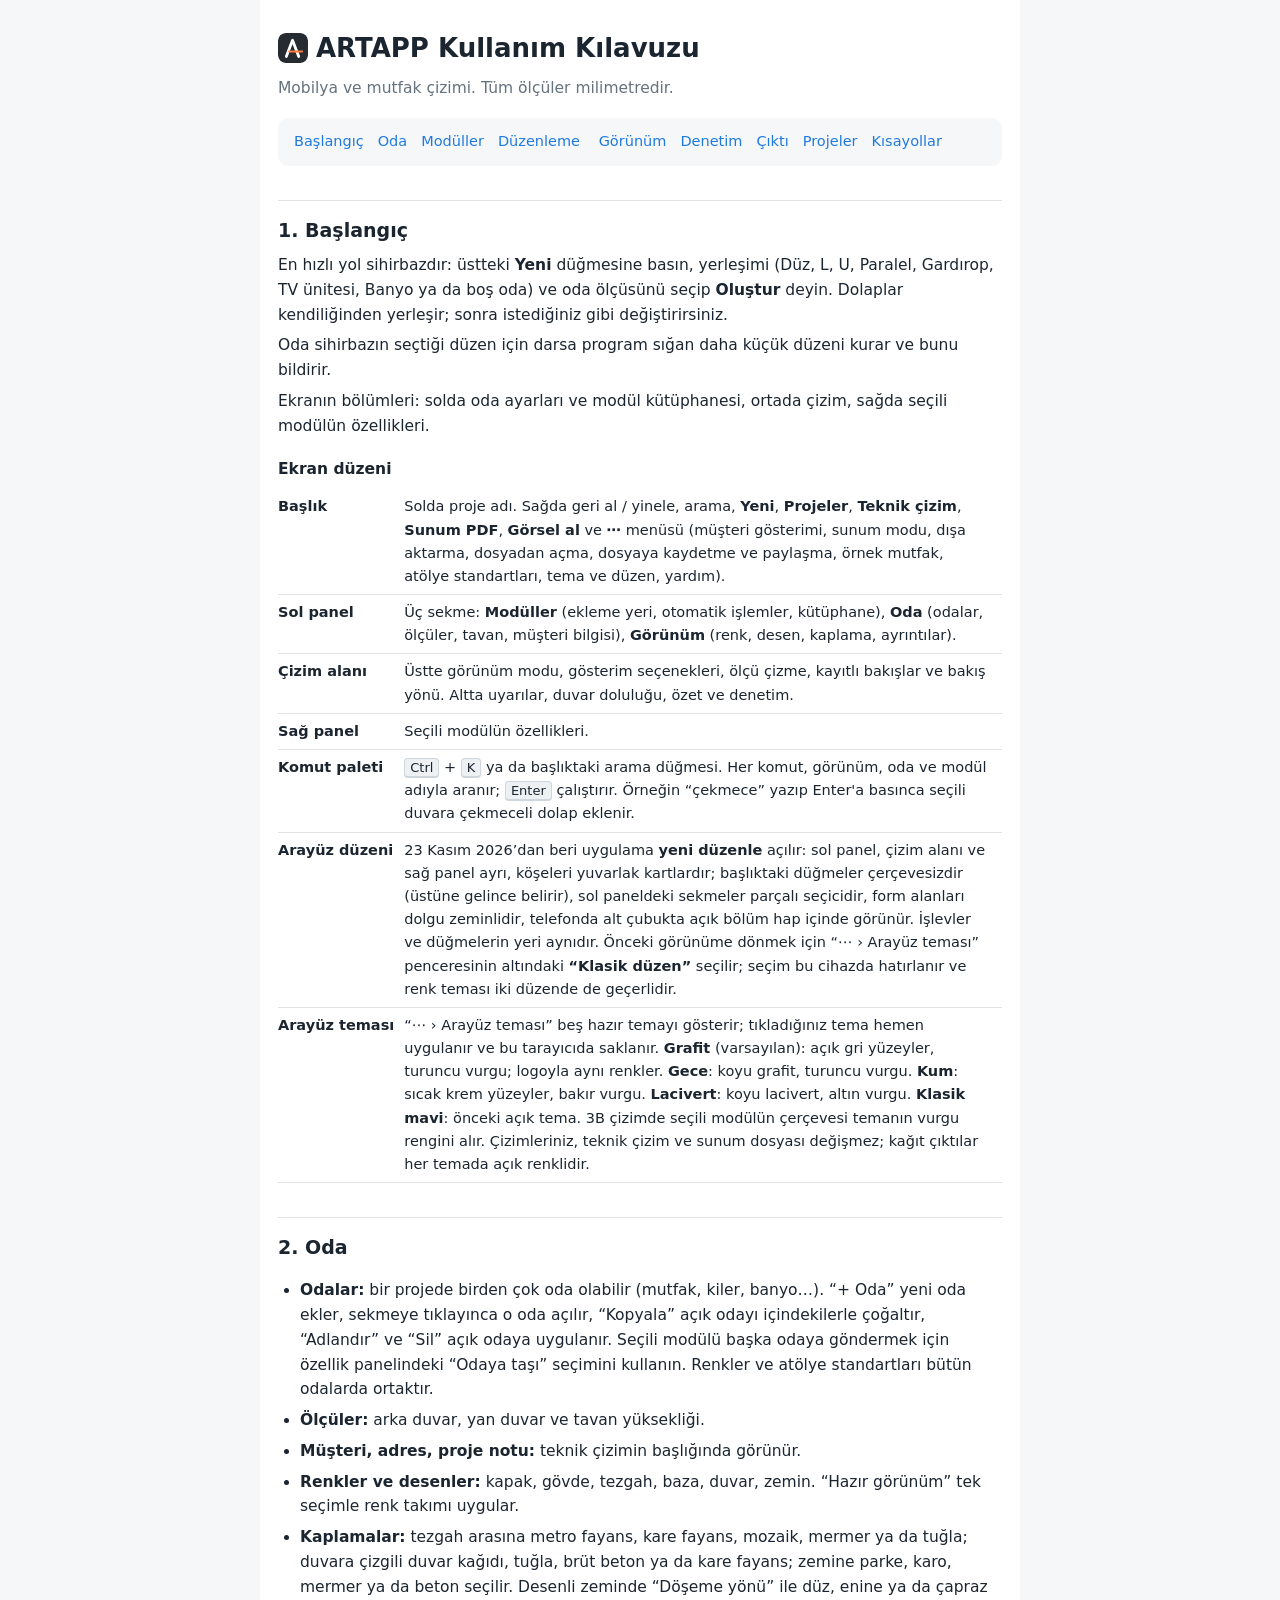
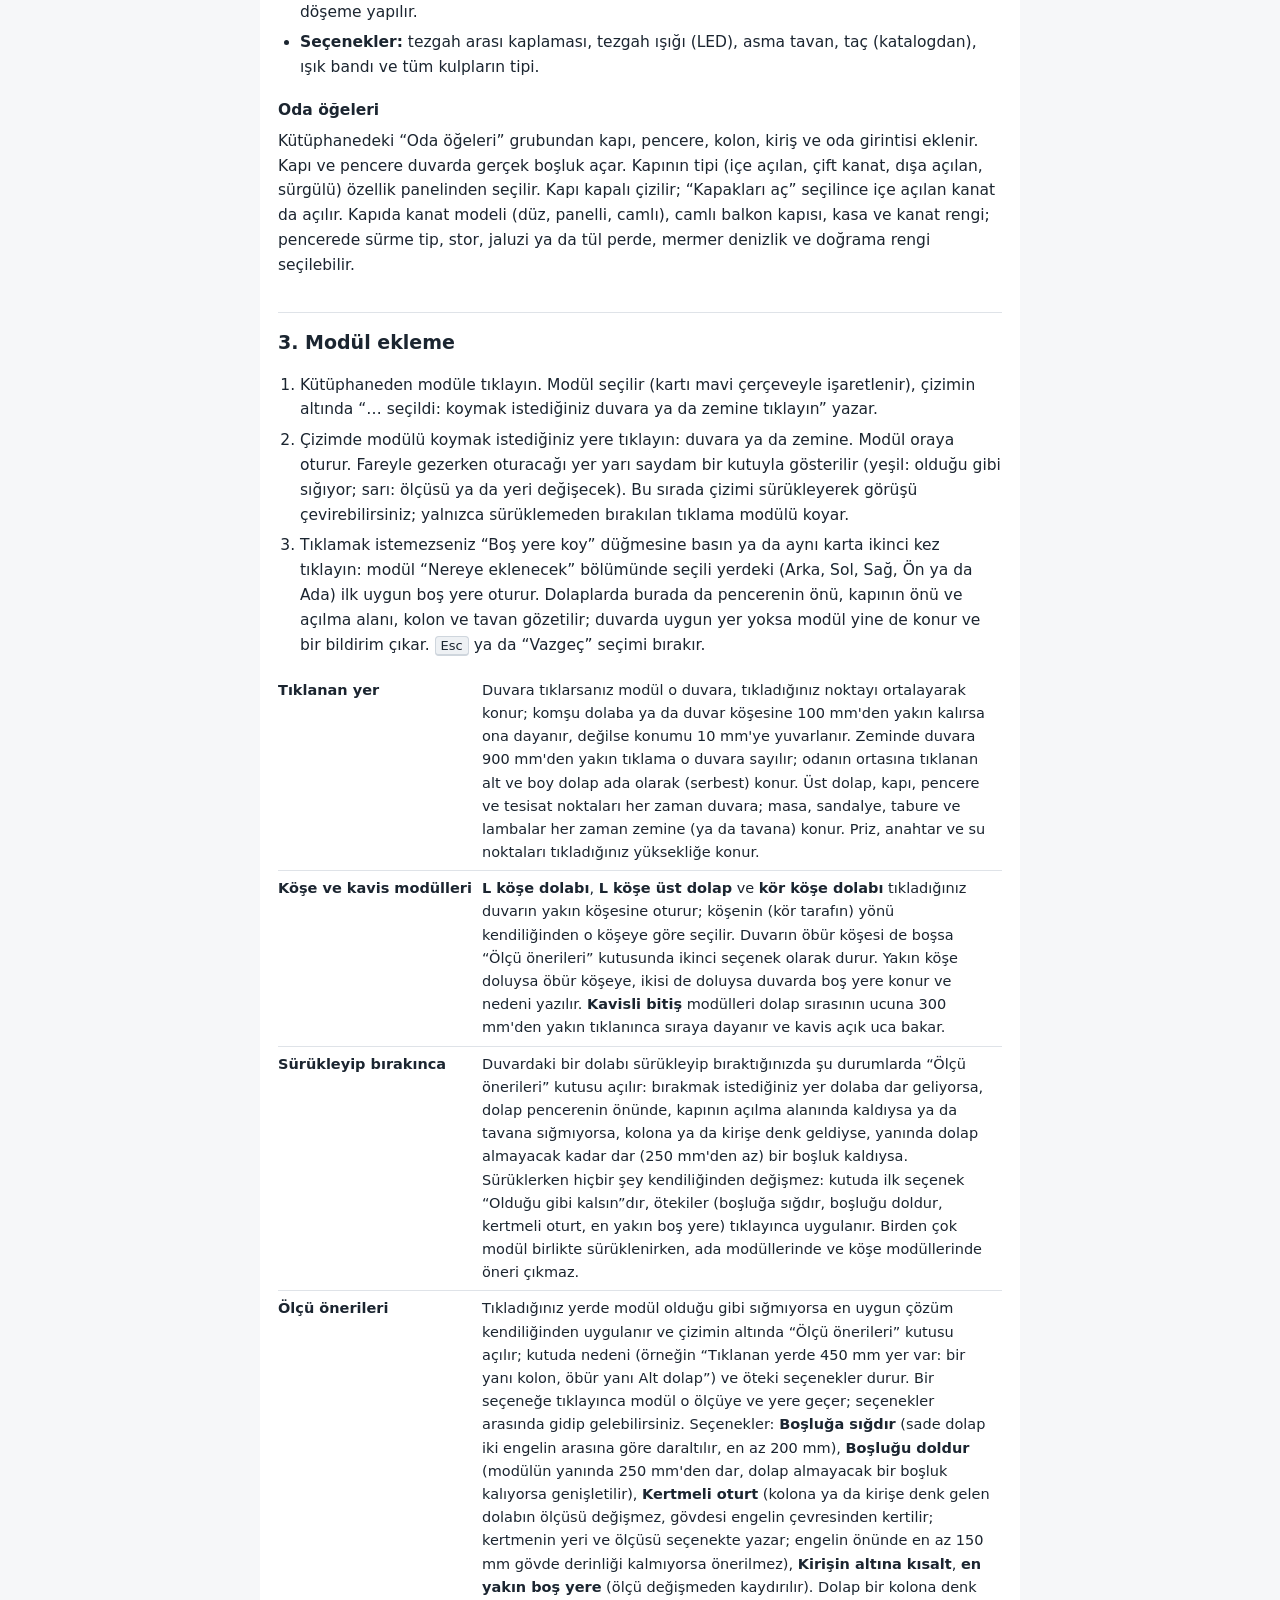
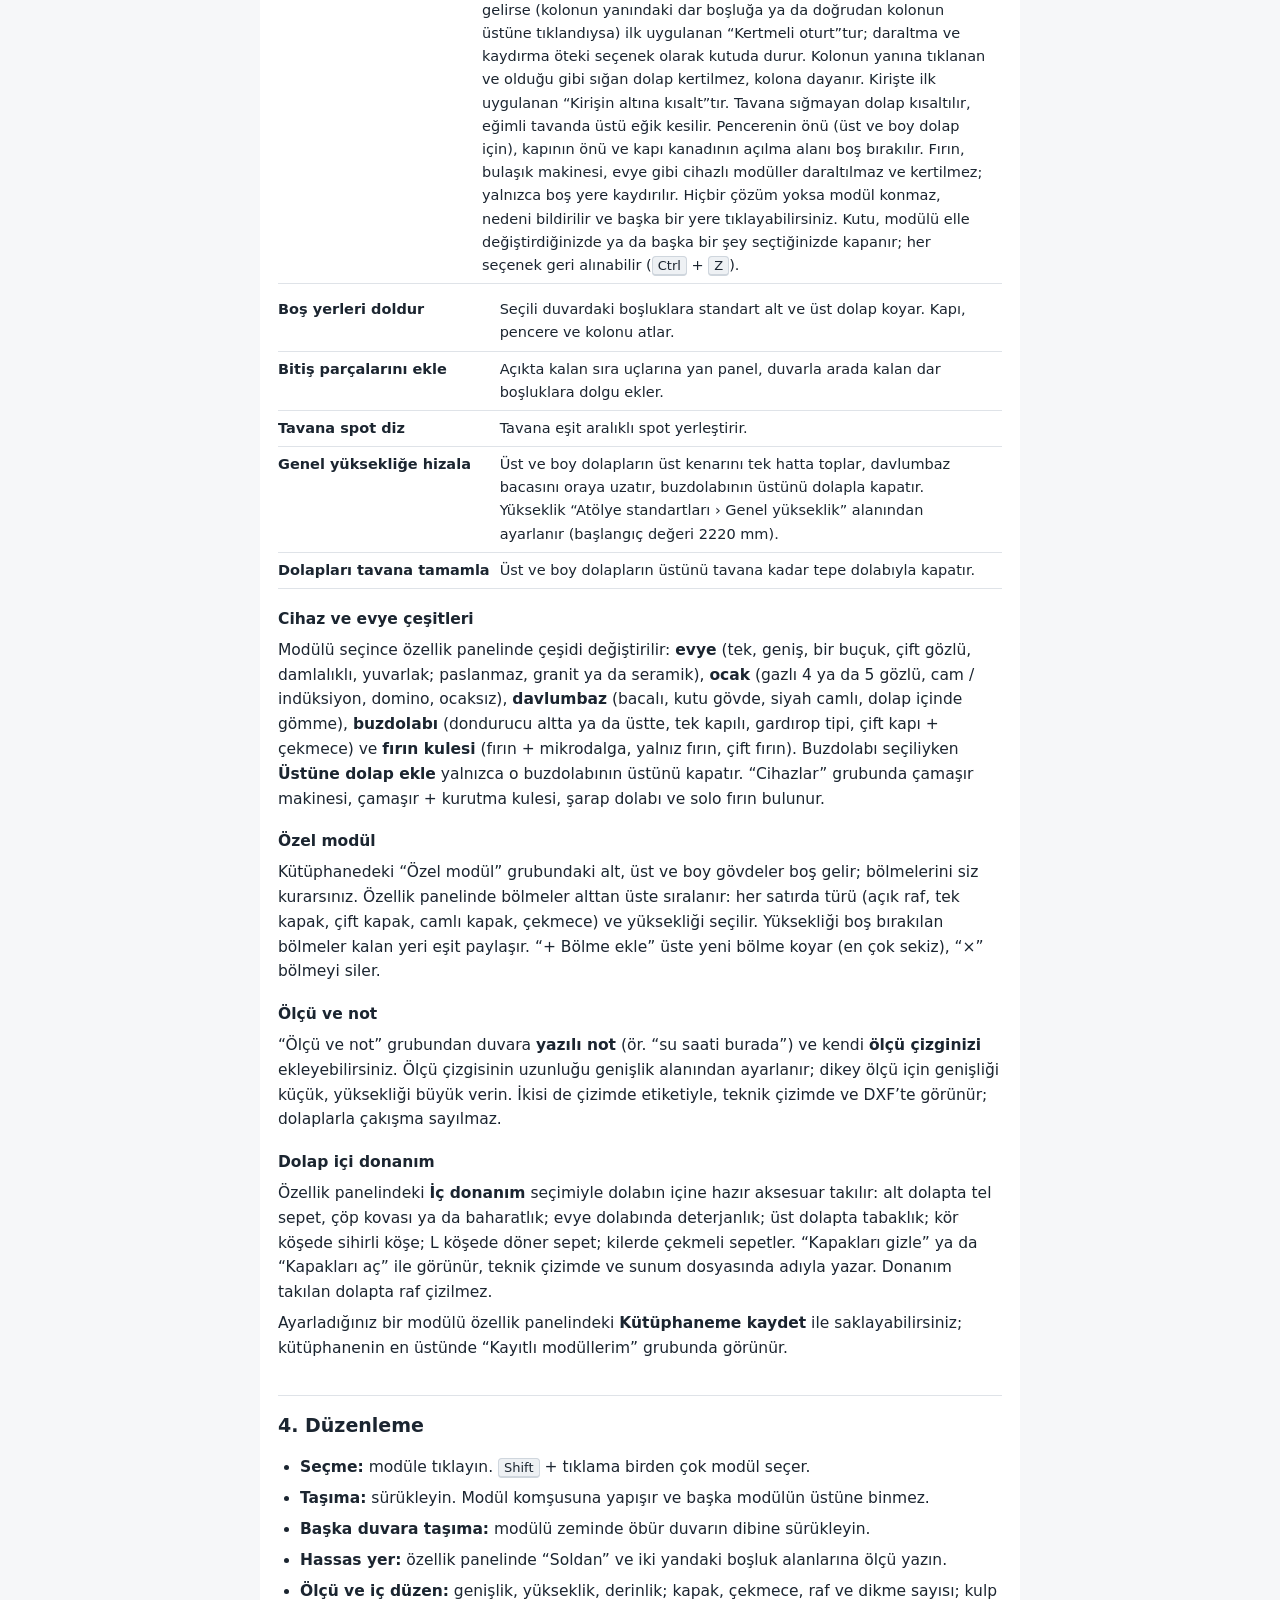
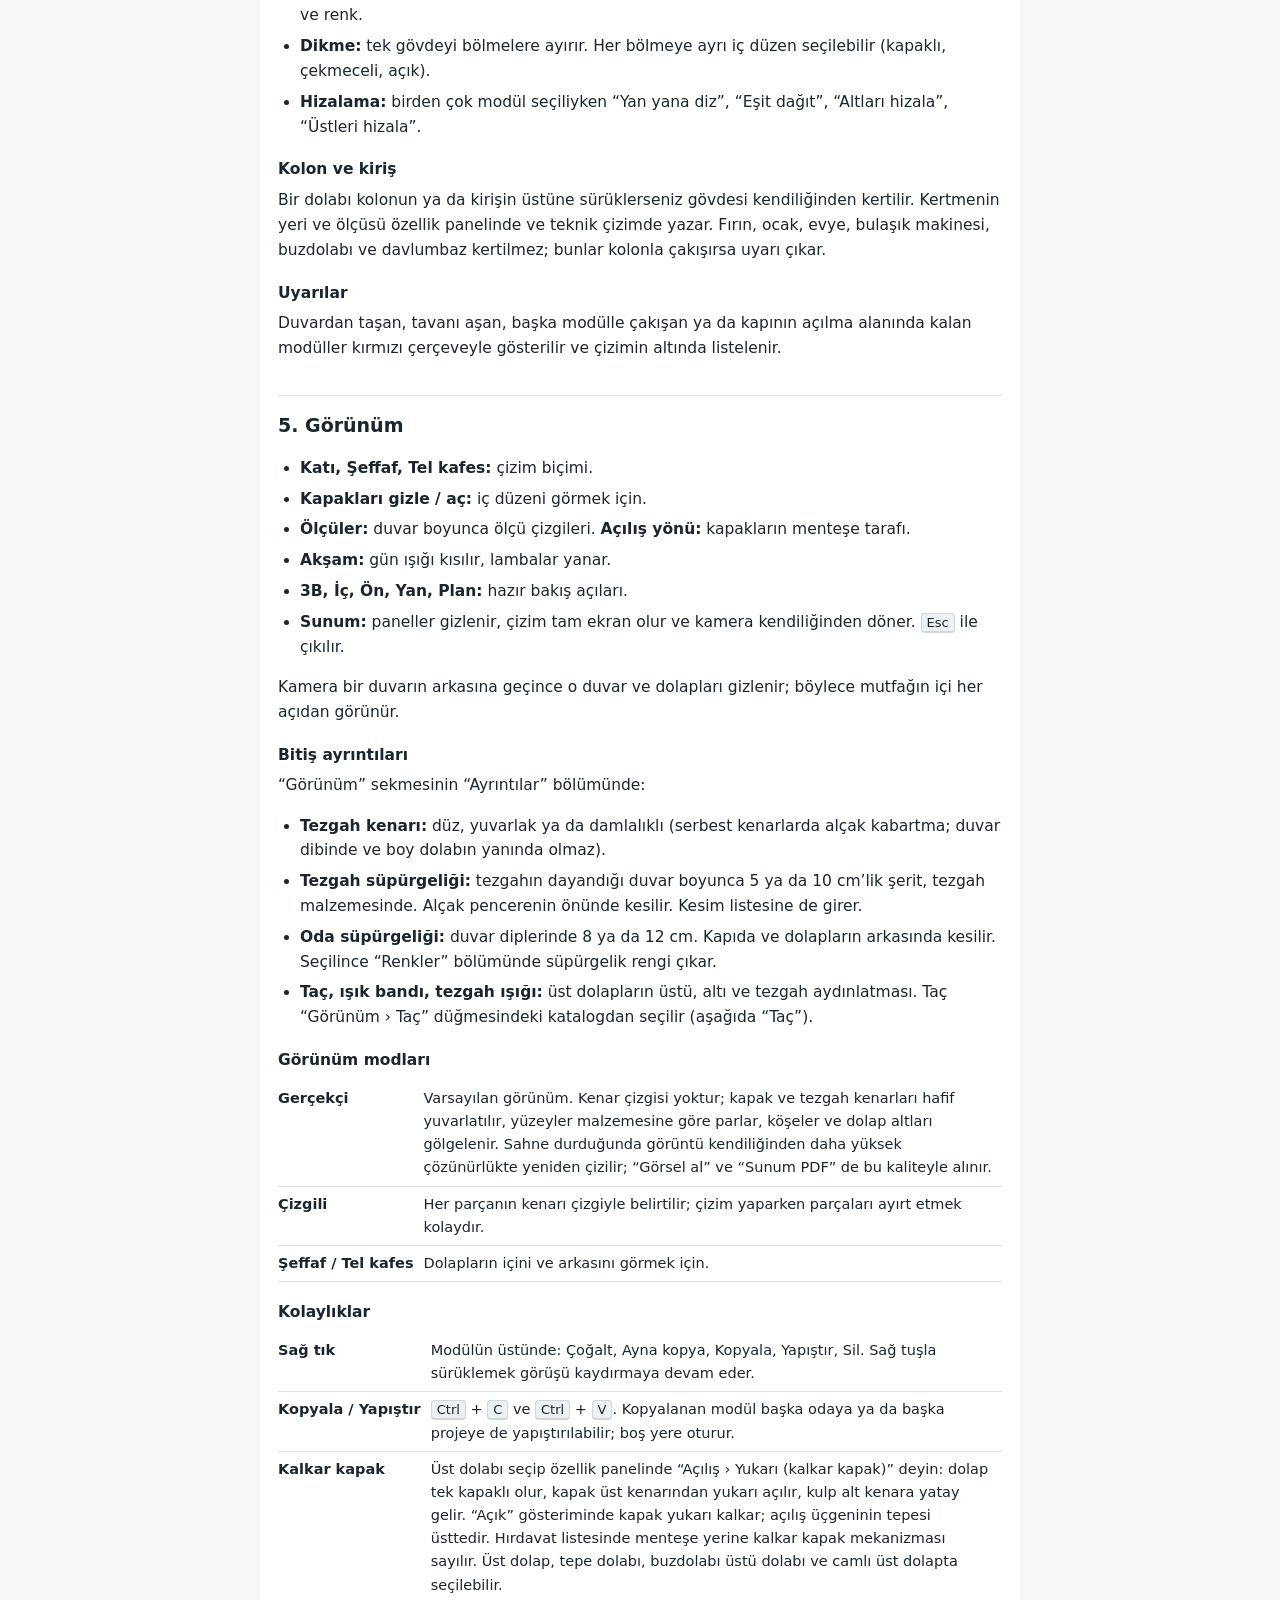
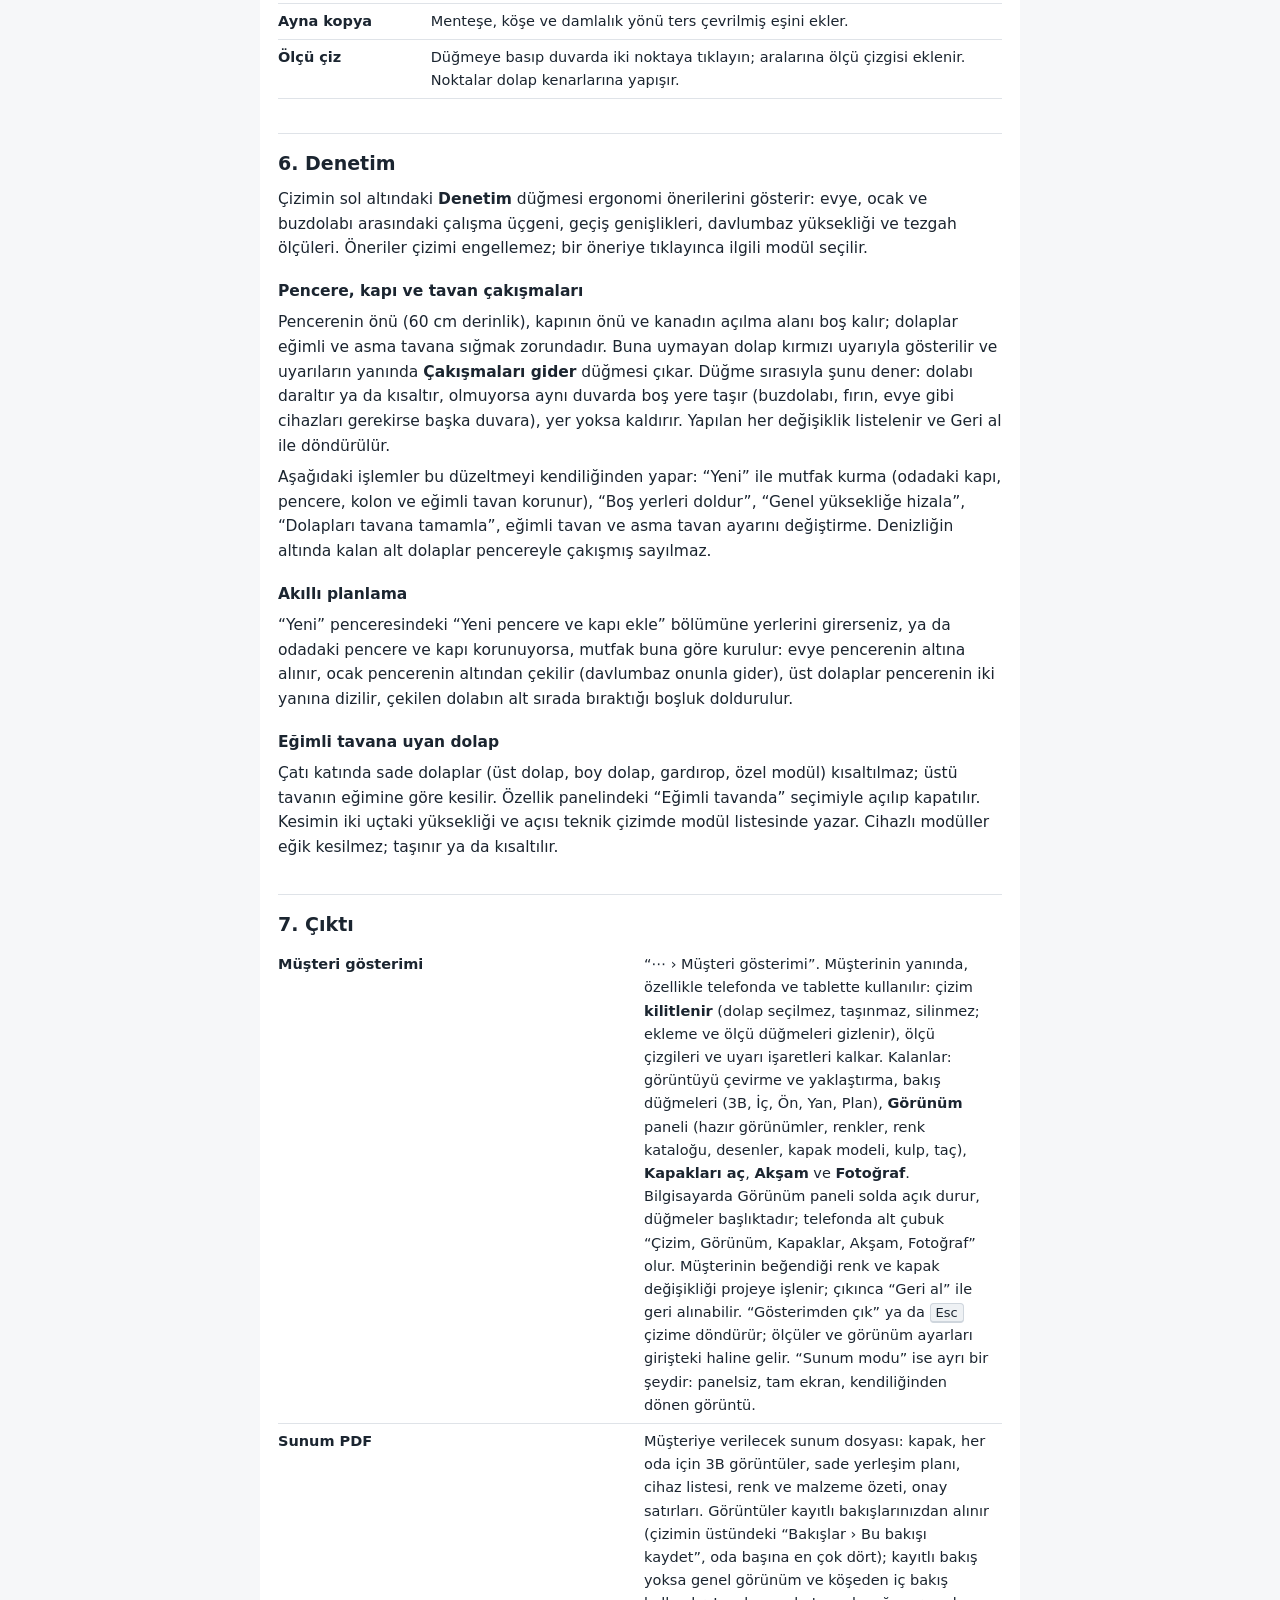
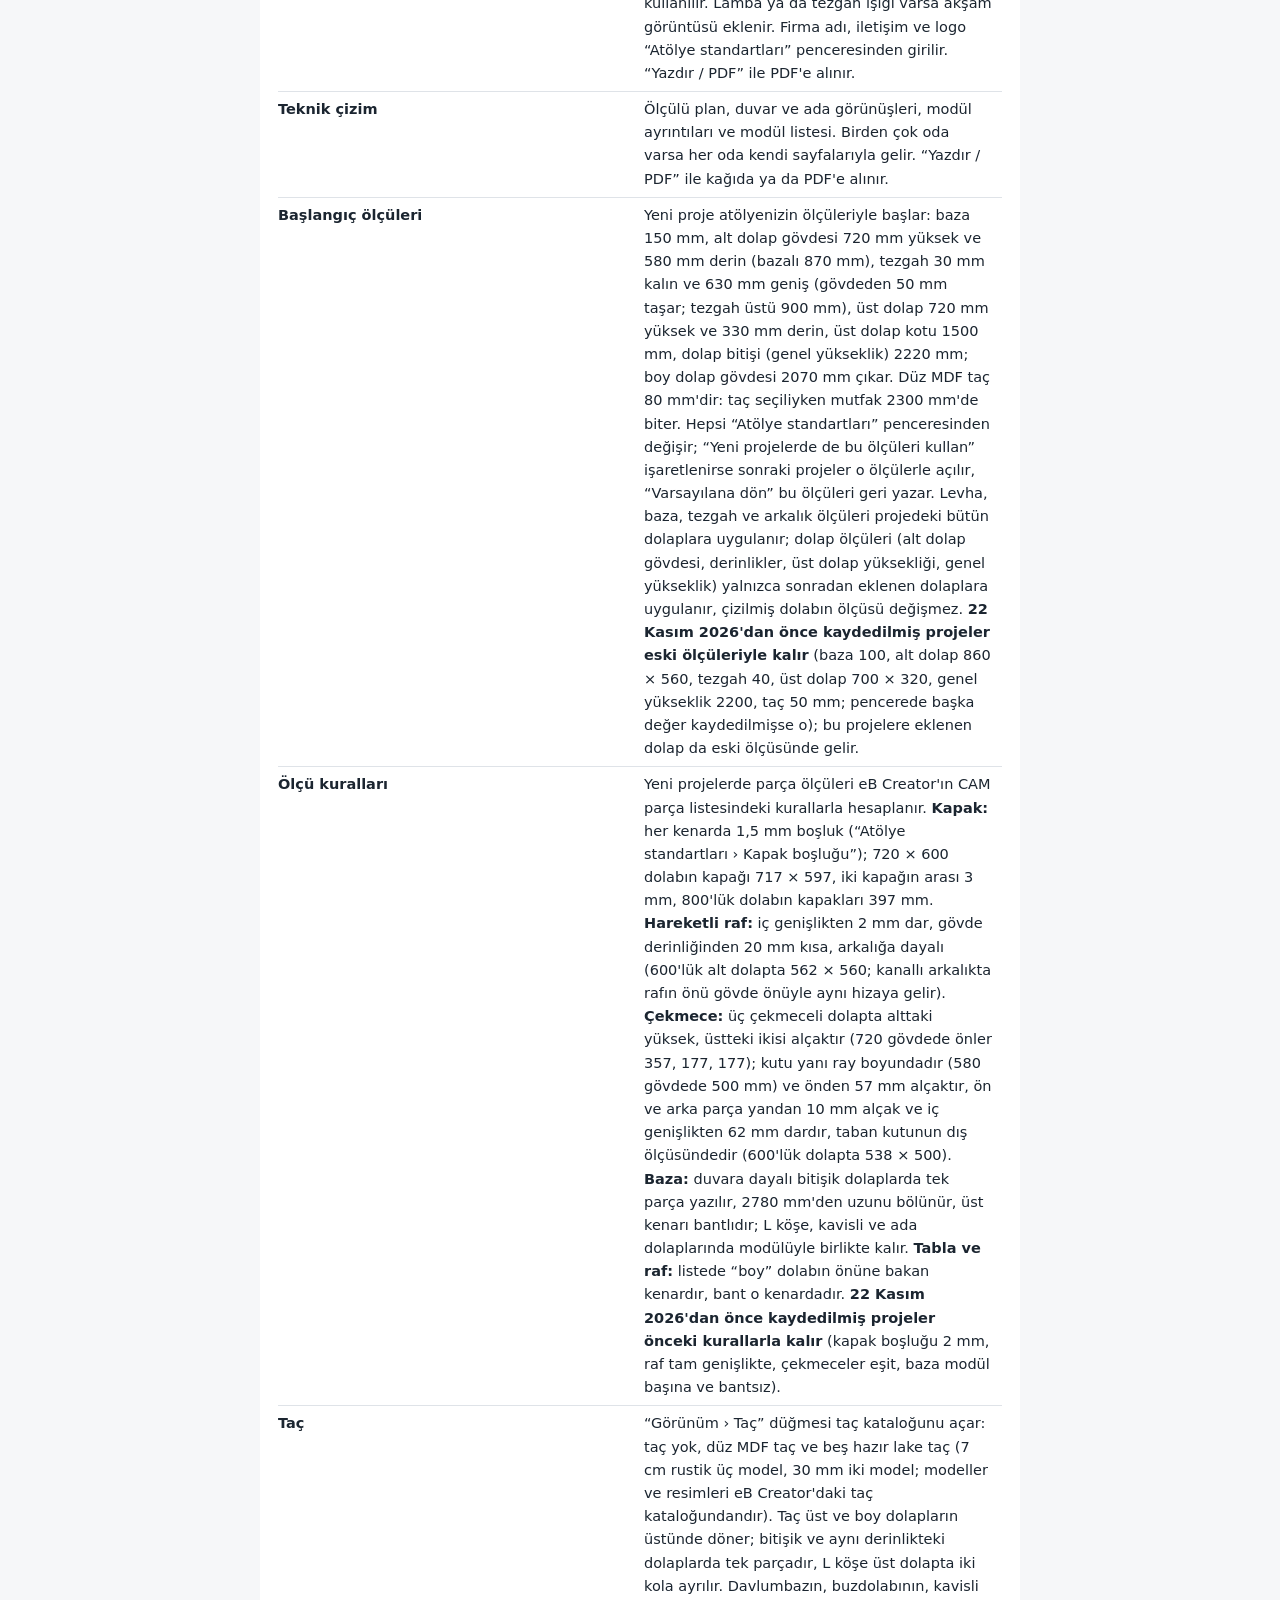
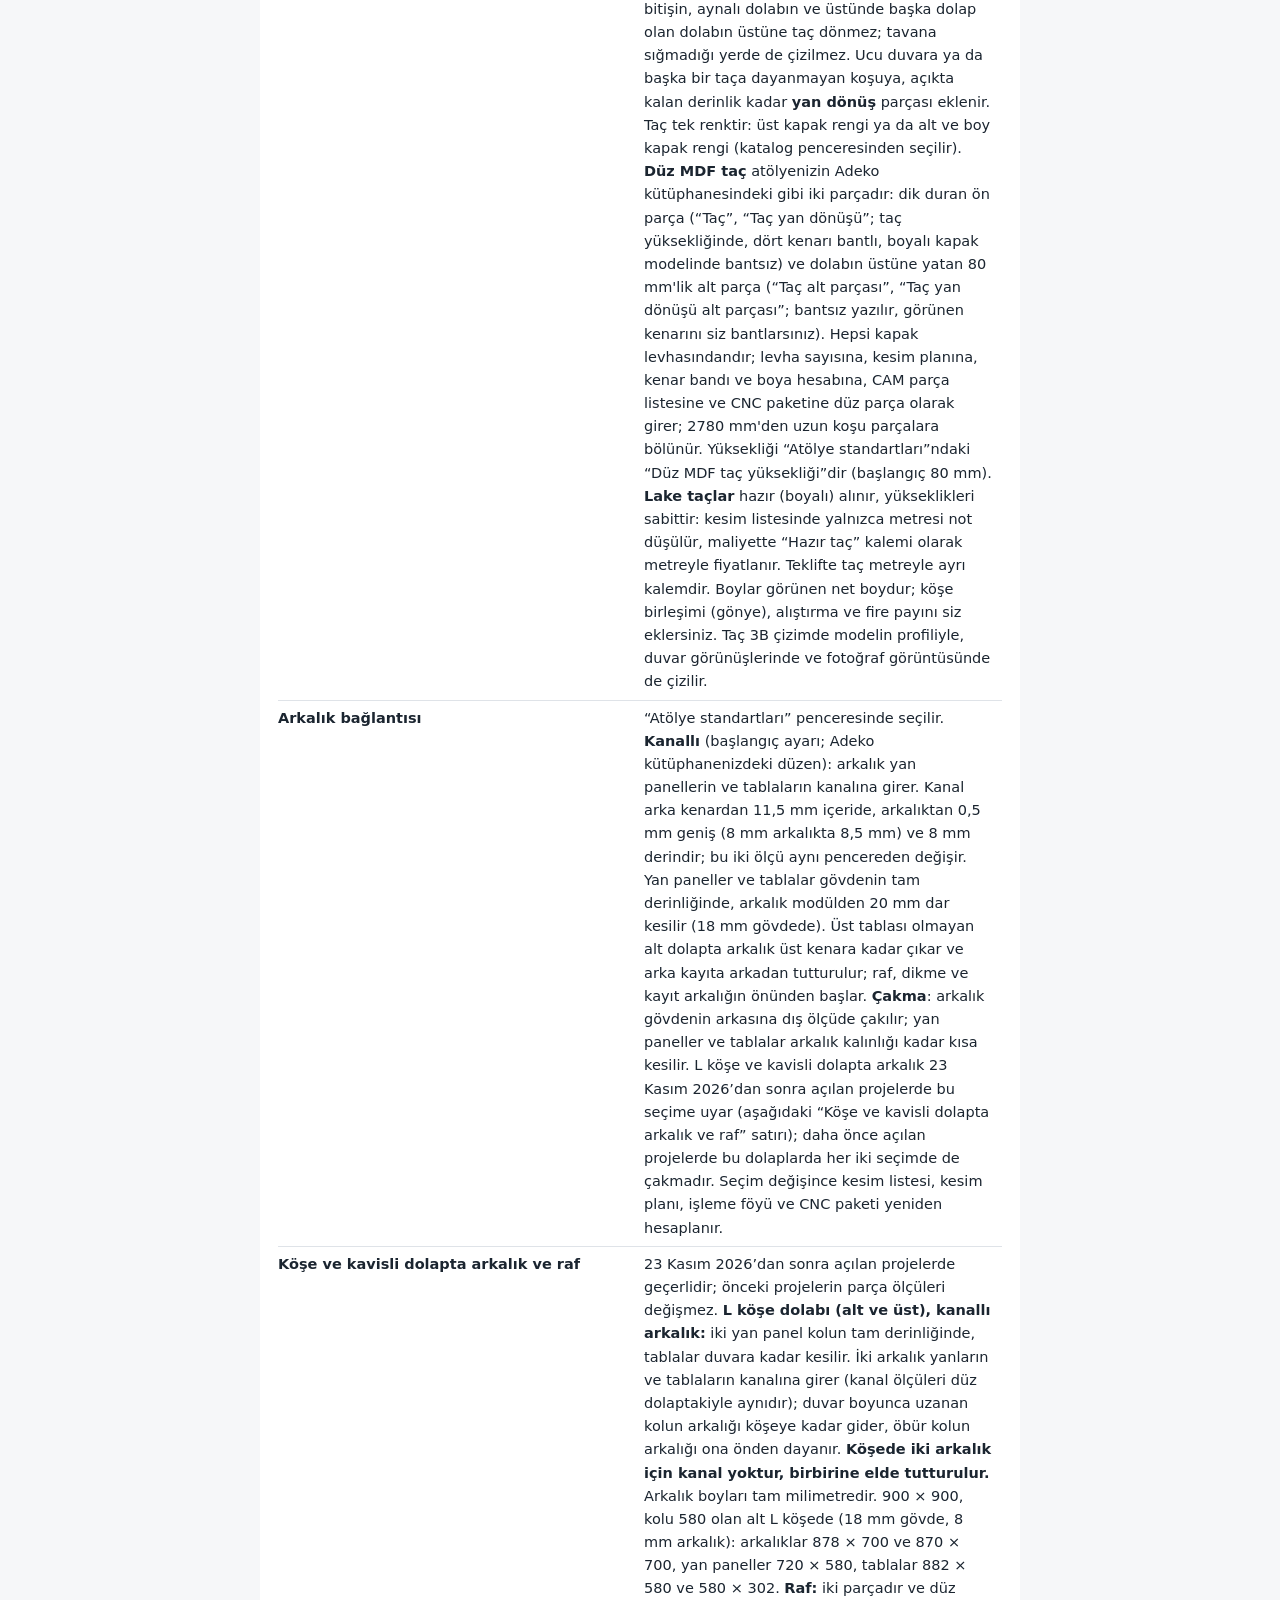
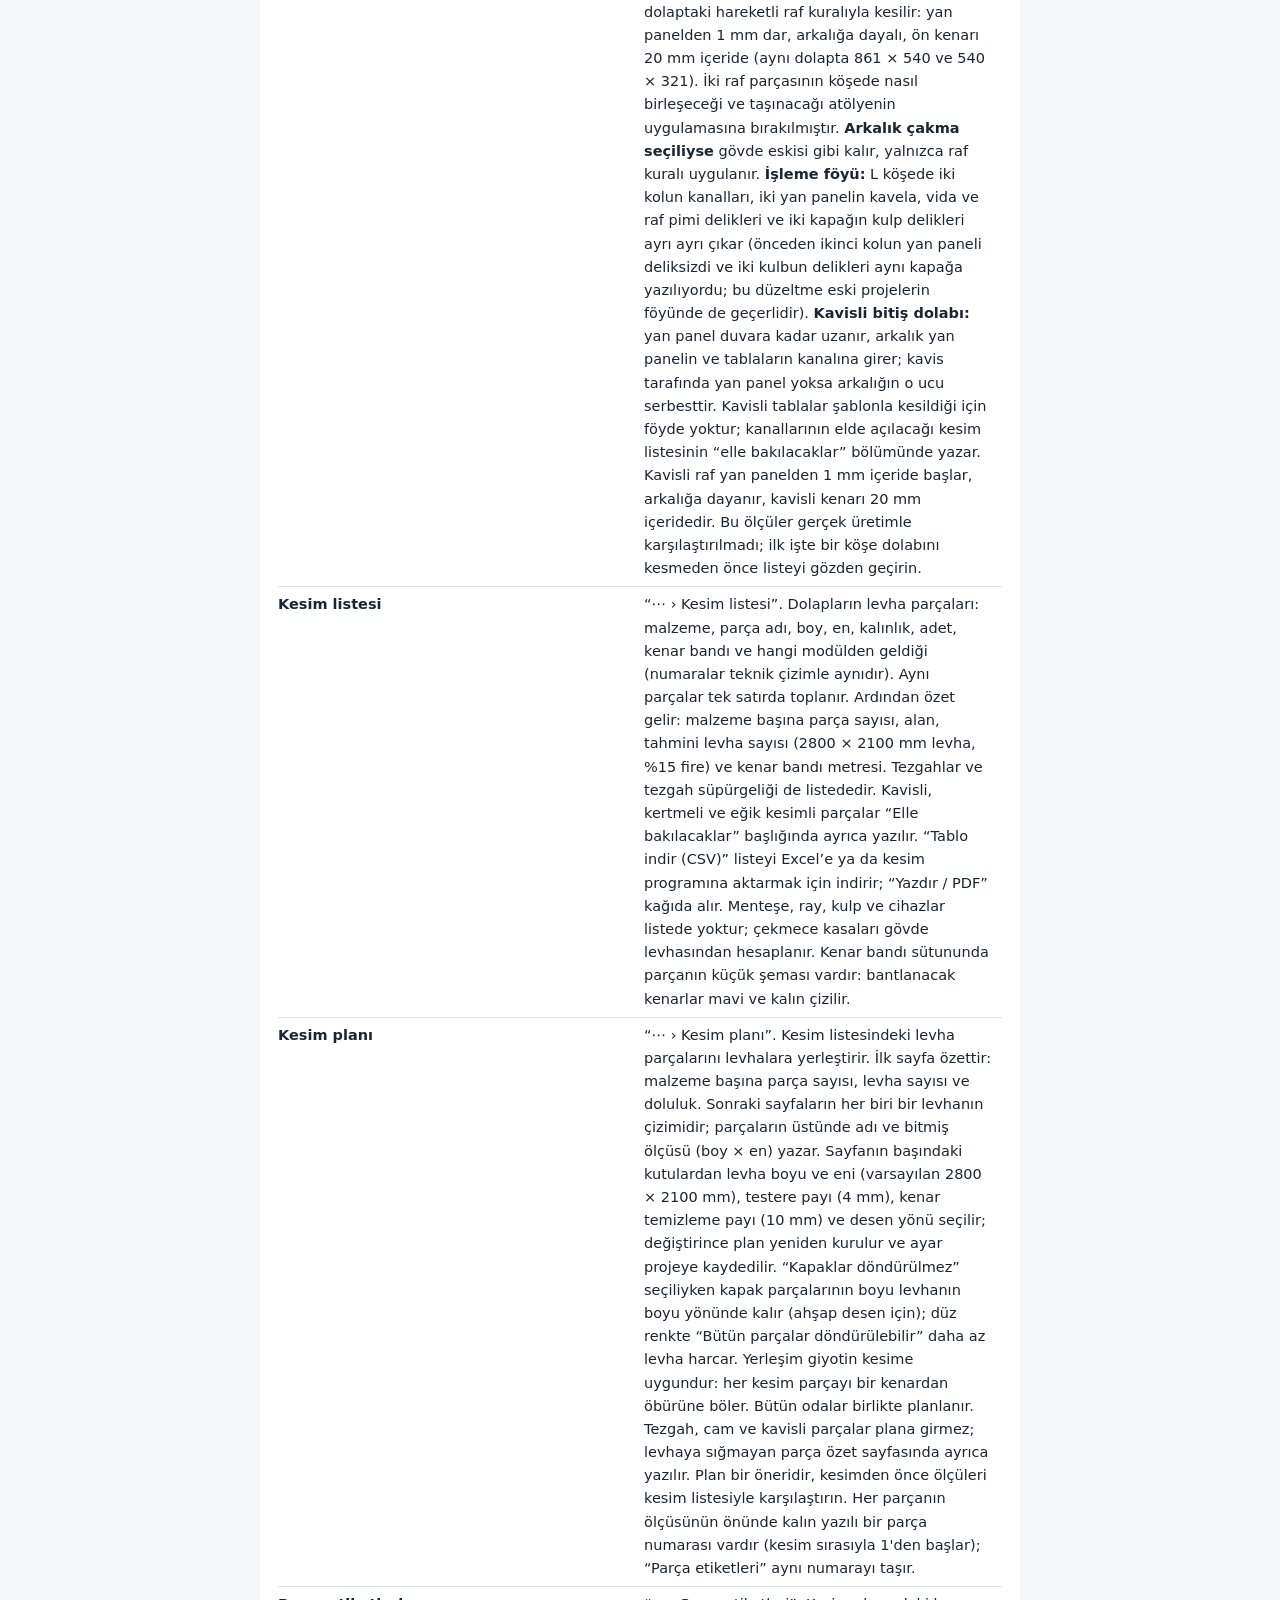
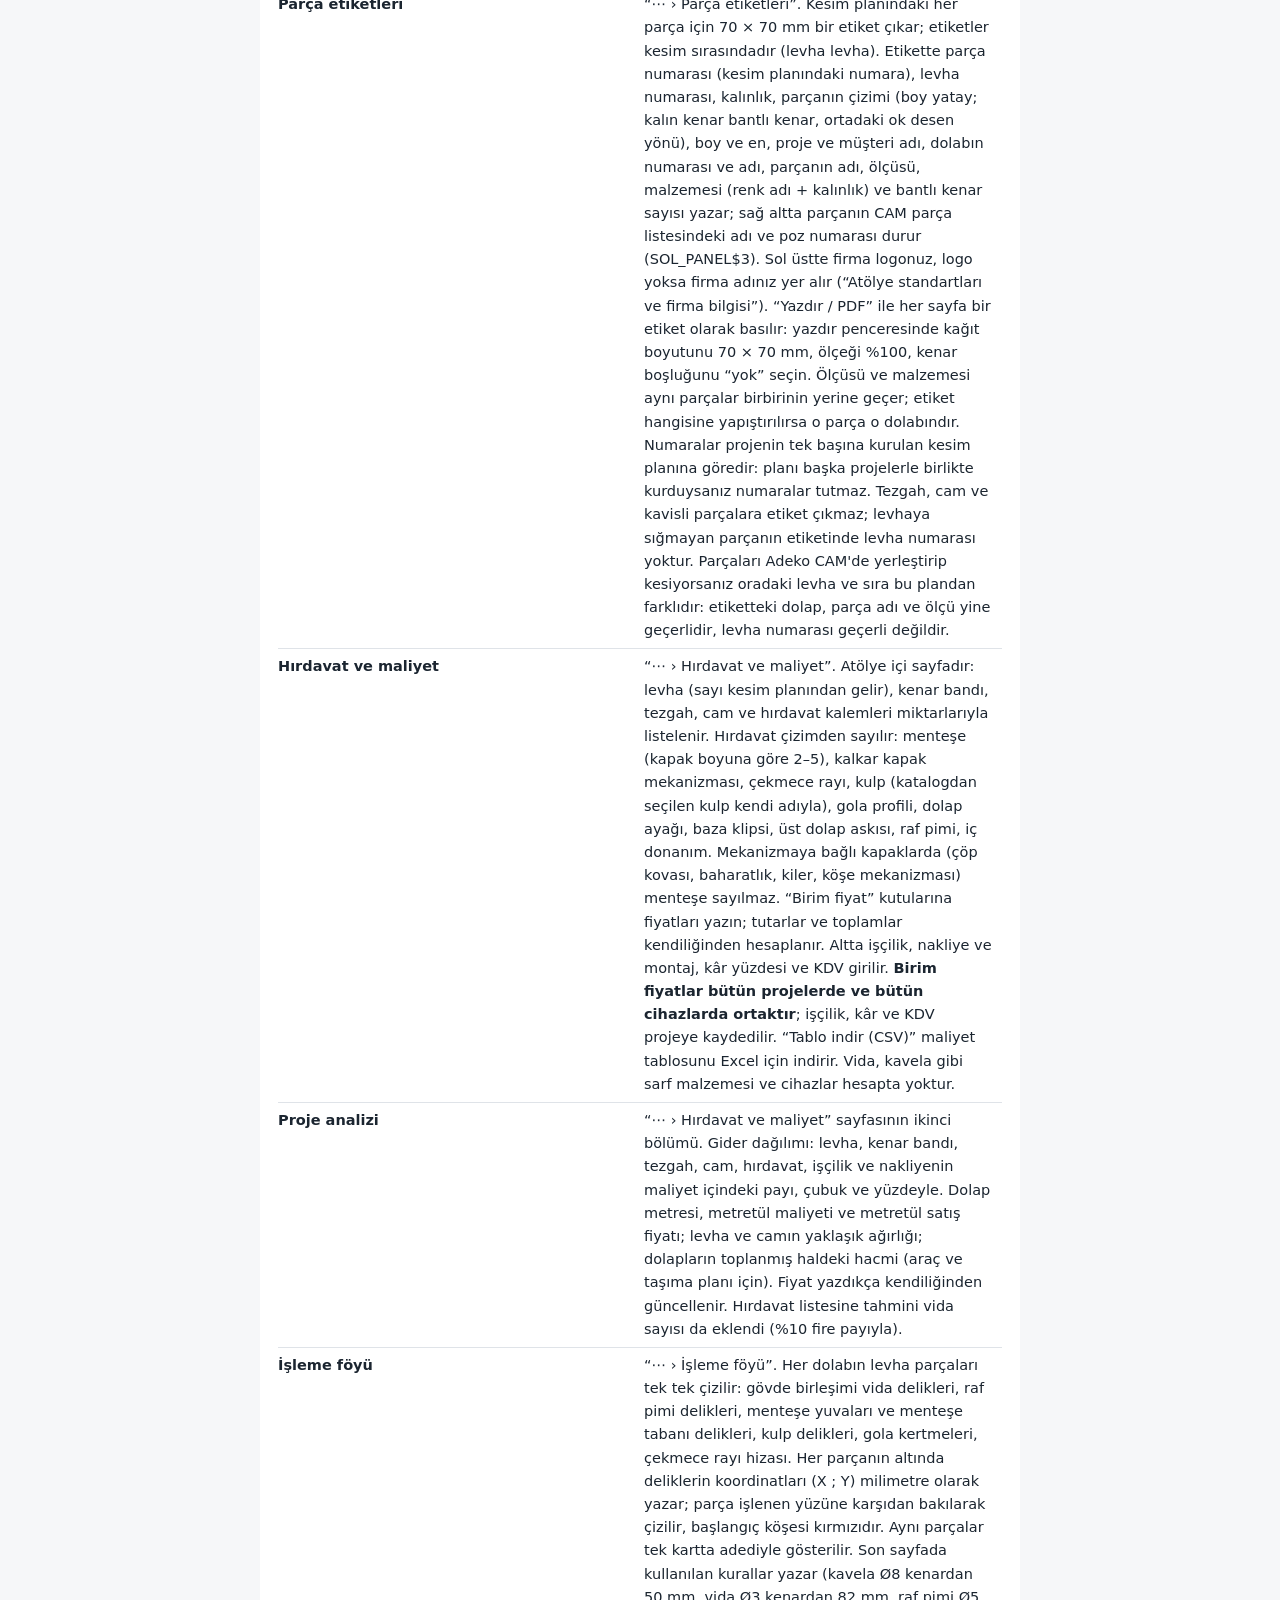
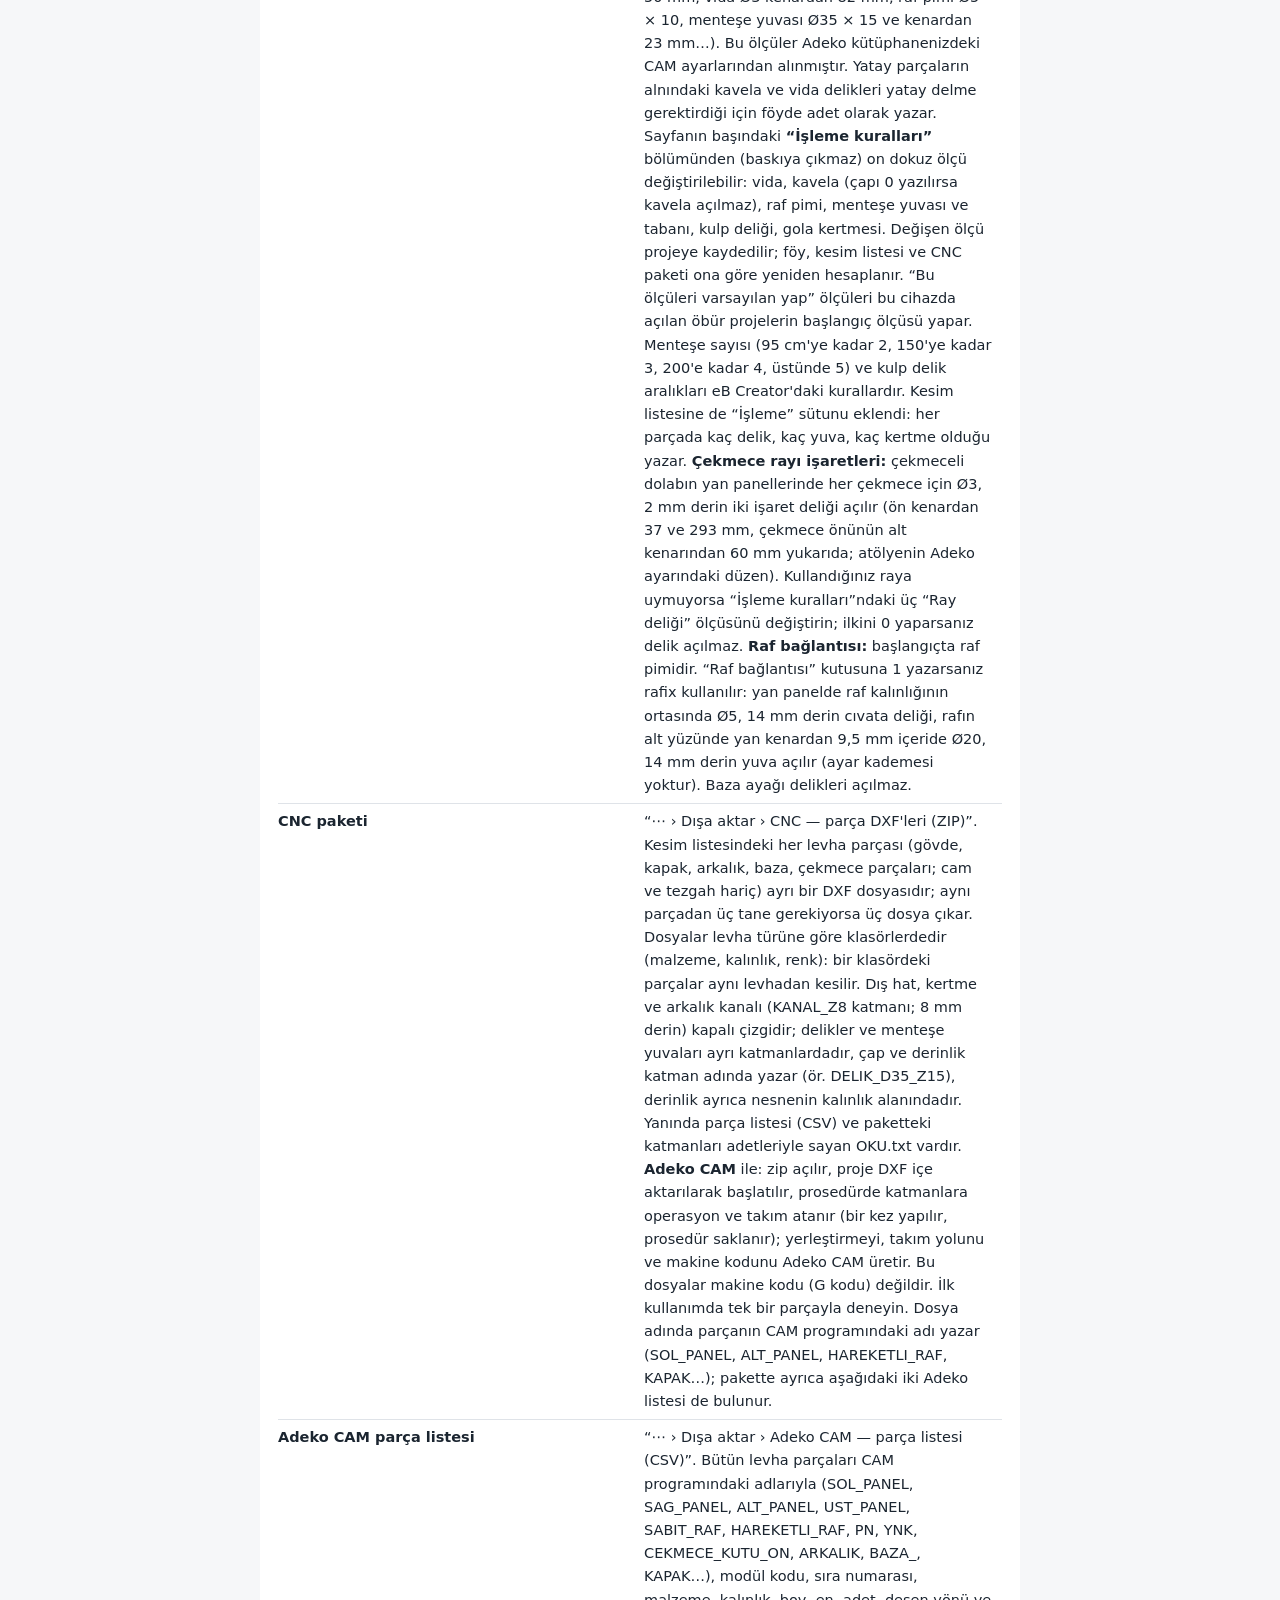
<file: kilavuz.html>
<!doctype html>
<html lang="tr">
<head>
  <meta charset="utf-8">
  <meta name="viewport" content="width=device-width, initial-scale=1">
  <title>ARTAPP — Kullanım Kılavuzu</title>
  <style>
    :root { --yazi: #1b2530; --soluk: #66727f; --cizgi: #dfe3e8; --vurgu: #1f7ae0; }
    * { box-sizing: border-box; }
    body { margin: 0; font-family: system-ui, -apple-system, "Segoe UI", Roboto, sans-serif; color: var(--yazi); background: #f6f7f9; line-height: 1.6; font-size: 15.5px; }
    main { max-width: 760px; margin: 0 auto; padding: 28px 18px 60px; background: #fff; min-height: 100vh; }
    h1 { font-size: 26px; margin: 0 0 4px; }
    h2 { font-size: 19px; margin: 34px 0 8px; padding-top: 14px; border-top: 1px solid var(--cizgi); }
    h3 { font-size: 15.5px; margin: 18px 0 4px; }
    p, li { margin: 6px 0; }
    ul, ol { padding-left: 22px; }
    .giris { color: var(--soluk); margin-bottom: 18px; }
    nav { background: #f6f7f9; border-radius: 10px; padding: 12px 16px; font-size: 14.5px; }
    nav a { color: var(--vurgu); text-decoration: none; margin-right: 14px; white-space: nowrap; }
    kbd { font: inherit; font-size: 13px; background: #eef1f4; border: 1px solid #cfd6dd; border-bottom-width: 2px; border-radius: 4px; padding: 1px 5px; }
    table { border-collapse: collapse; width: 100%; font-size: 14.5px; margin: 8px 0; }
    th, td { text-align: left; padding: 6px 10px 6px 0; border-bottom: 1px solid var(--cizgi); vertical-align: top; }
    th { white-space: nowrap; font-weight: 600; }
    .not { background: #fff8e8; border-left: 3px solid #e0a82e; padding: 8px 12px; border-radius: 4px; font-size: 14.5px; }
    @media print { body { background: #fff; } nav { display: none; } h2 { break-after: avoid; } }
  </style>
</head>
<body>
<main>
  <h1><img src="simge.svg" alt="" width="30" height="30" style="vertical-align:-6px;margin-right:8px;border-radius:8px">ARTAPP Kullanım Kılavuzu</h1>
  <p class="giris">Mobilya ve mutfak çizimi. Tüm ölçüler milimetredir.</p>
  <nav>
    <a href="#baslangic">Başlangıç</a><a href="#oda">Oda</a><a href="#modul">Modüller</a><a href="#duzenle">Düzenleme</a>
    <a href="#gorunum">Görünüm</a><a href="#denetim">Denetim</a><a href="#cikti">Çıktı</a><a href="#proje">Projeler</a><a href="#kisayol">Kısayollar</a>
  </nav>

  <h2 id="baslangic">1. Başlangıç</h2>
  <p>En hızlı yol sihirbazdır: üstteki <b>Yeni</b> düğmesine basın, yerleşimi (Düz, L, U, Paralel, Gardırop, TV ünitesi, Banyo ya da boş oda) ve oda ölçüsünü seçip <b>Oluştur</b> deyin. Dolaplar kendiliğinden yerleşir; sonra istediğiniz gibi değiştirirsiniz.</p>
  <p>Oda sihirbazın seçtiği düzen için darsa program sığan daha küçük düzeni kurar ve bunu bildirir.</p>
  <p>Ekranın bölümleri: solda oda ayarları ve modül kütüphanesi, ortada çizim, sağda seçili modülün özellikleri.</p>

  <h3>Ekran düzeni</h3>
  <table>
    <tr><th>Başlık</th><td>Solda proje adı. Sağda geri al / yinele, arama, <b>Yeni</b>, <b>Projeler</b>, <b>Teknik çizim</b>, <b>Sunum PDF</b>, <b>Görsel al</b> ve <b>⋯</b> menüsü (müşteri gösterimi, sunum modu, dışa aktarma, dosyadan açma, dosyaya kaydetme ve paylaşma, örnek mutfak, atölye standartları, tema ve düzen, yardım).</td></tr>
    <tr><th>Sol panel</th><td>Üç sekme: <b>Modüller</b> (ekleme yeri, otomatik işlemler, kütüphane), <b>Oda</b> (odalar, ölçüler, tavan, müşteri bilgisi), <b>Görünüm</b> (renk, desen, kaplama, ayrıntılar).</td></tr>
    <tr><th>Çizim alanı</th><td>Üstte görünüm modu, gösterim seçenekleri, ölçü çizme, kayıtlı bakışlar ve bakış yönü. Altta uyarılar, duvar doluluğu, özet ve denetim.</td></tr>
    <tr><th>Sağ panel</th><td>Seçili modülün özellikleri.</td></tr>
    <tr><th>Komut paleti</th><td><kbd>Ctrl</kbd> + <kbd>K</kbd> ya da başlıktaki arama düğmesi. Her komut, görünüm, oda ve modül adıyla aranır; <kbd>Enter</kbd> çalıştırır. Örneğin “çekmece” yazıp Enter'a basınca seçili duvara çekmeceli dolap eklenir.</td></tr>
    <tr><th>Arayüz düzeni</th><td>23 Kasım 2026’dan beri uygulama <b>yeni düzenle</b> açılır: sol panel, çizim alanı ve sağ panel ayrı, köşeleri yuvarlak kartlardır; başlıktaki düğmeler çerçevesizdir (üstüne gelince belirir), sol paneldeki sekmeler parçalı seçicidir, form alanları dolgu zeminlidir, telefonda alt çubukta açık bölüm hap içinde görünür. İşlevler ve düğmelerin yeri aynıdır. Önceki görünüme dönmek için “⋯ › Arayüz teması” penceresinin altındaki <b>“Klasik düzen”</b> seçilir; seçim bu cihazda hatırlanır ve renk teması iki düzende de geçerlidir.</td></tr>
    <tr><th>Arayüz teması</th><td>“⋯ › Arayüz teması” beş hazır temayı gösterir; tıkladığınız tema hemen uygulanır ve bu tarayıcıda saklanır. <b>Grafit</b> (varsayılan): açık gri yüzeyler, turuncu vurgu; logoyla aynı renkler. <b>Gece</b>: koyu grafit, turuncu vurgu. <b>Kum</b>: sıcak krem yüzeyler, bakır vurgu. <b>Lacivert</b>: koyu lacivert, altın vurgu. <b>Klasik mavi</b>: önceki açık tema. 3B çizimde seçili modülün çerçevesi temanın vurgu rengini alır. Çizimleriniz, teknik çizim ve sunum dosyası değişmez; kağıt çıktılar her temada açık renklidir.</td></tr>
  </table>

  <h2 id="oda">2. Oda</h2>
  <ul>
    <li><b>Odalar:</b> bir projede birden çok oda olabilir (mutfak, kiler, banyo…). “+ Oda” yeni oda ekler, sekmeye tıklayınca o oda açılır, “Kopyala” açık odayı içindekilerle çoğaltır, “Adlandır” ve “Sil” açık odaya uygulanır. Seçili modülü başka odaya göndermek için özellik panelindeki “Odaya taşı” seçimini kullanın. Renkler ve atölye standartları bütün odalarda ortaktır.</li>
    <li><b>Ölçüler:</b> arka duvar, yan duvar ve tavan yüksekliği.</li>
    <li><b>Müşteri, adres, proje notu:</b> teknik çizimin başlığında görünür.</li>
    <li><b>Renkler ve desenler:</b> kapak, gövde, tezgah, baza, duvar, zemin. “Hazır görünüm” tek seçimle renk takımı uygular.</li>
    <li><b>Kaplamalar:</b> tezgah arasına metro fayans, kare fayans, mozaik, mermer ya da tuğla; duvara çizgili duvar kağıdı, tuğla, brüt beton ya da kare fayans; zemine parke, karo, mermer ya da beton seçilir. Desenli zeminde “Döşeme yönü” ile düz, enine ya da çapraz döşeme yapılır.</li>
    <li><b>Seçenekler:</b> tezgah arası kaplaması, tezgah ışığı (LED), asma tavan, taç (katalogdan), ışık bandı ve tüm kulpların tipi.</li>
  </ul>
  <h3>Oda öğeleri</h3>
  <p>Kütüphanedeki “Oda öğeleri” grubundan kapı, pencere, kolon, kiriş ve oda girintisi eklenir. Kapı ve pencere duvarda gerçek boşluk açar. Kapının tipi (içe açılan, çift kanat, dışa açılan, sürgülü) özellik panelinden seçilir. Kapı kapalı çizilir; “Kapakları aç” seçilince içe açılan kanat da açılır. Kapıda kanat modeli (düz, panelli, camlı), camlı balkon kapısı, kasa ve kanat rengi; pencerede sürme tip, stor, jaluzi ya da tül perde, mermer denizlik ve doğrama rengi seçilebilir.</p>

  <h2 id="modul">3. Modül ekleme</h2>
  <ol>
    <li>Kütüphaneden modüle tıklayın. Modül seçilir (kartı mavi çerçeveyle işaretlenir), çizimin altında “… seçildi: koymak istediğiniz duvara ya da zemine tıklayın” yazar.</li>
    <li>Çizimde modülü koymak istediğiniz yere tıklayın: duvara ya da zemine. Modül oraya oturur. Fareyle gezerken oturacağı yer yarı saydam bir kutuyla gösterilir (yeşil: olduğu gibi sığıyor; sarı: ölçüsü ya da yeri değişecek). Bu sırada çizimi sürükleyerek görüşü çevirebilirsiniz; yalnızca sürüklemeden bırakılan tıklama modülü koyar.</li>
    <li>Tıklamak istemezseniz “Boş yere koy” düğmesine basın ya da aynı karta ikinci kez tıklayın: modül “Nereye eklenecek” bölümünde seçili yerdeki (Arka, Sol, Sağ, Ön ya da Ada) ilk uygun boş yere oturur. Dolaplarda burada da pencerenin önü, kapının önü ve açılma alanı, kolon ve tavan gözetilir; duvarda uygun yer yoksa modül yine de konur ve bir bildirim çıkar. <kbd>Esc</kbd> ya da “Vazgeç” seçimi bırakır.</li>
  </ol>
  <table>
    <tr><th>Tıklanan yer</th><td>Duvara tıklarsanız modül o duvara, tıkladığınız noktayı ortalayarak konur; komşu dolaba ya da duvar köşesine 100 mm'den yakın kalırsa ona dayanır, değilse konumu 10 mm'ye yuvarlanır. Zeminde duvara 900 mm'den yakın tıklama o duvara sayılır; odanın ortasına tıklanan alt ve boy dolap ada olarak (serbest) konur. Üst dolap, kapı, pencere ve tesisat noktaları her zaman duvara; masa, sandalye, tabure ve lambalar her zaman zemine (ya da tavana) konur. Priz, anahtar ve su noktaları tıkladığınız yüksekliğe konur.</td></tr>
    <tr><th>Köşe ve kavis modülleri</th><td><b>L köşe dolabı</b>, <b>L köşe üst dolap</b> ve <b>kör köşe dolabı</b> tıkladığınız duvarın yakın köşesine oturur; köşenin (kör tarafın) yönü kendiliğinden o köşeye göre seçilir. Duvarın öbür köşesi de boşsa “Ölçü önerileri” kutusunda ikinci seçenek olarak durur. Yakın köşe doluysa öbür köşeye, ikisi de doluysa duvarda boş yere konur ve nedeni yazılır. <b>Kavisli bitiş</b> modülleri dolap sırasının ucuna 300 mm'den yakın tıklanınca sıraya dayanır ve kavis açık uca bakar.</td></tr>
    <tr><th>Sürükleyip bırakınca</th><td>Duvardaki bir dolabı sürükleyip bıraktığınızda şu durumlarda “Ölçü önerileri” kutusu açılır: bırakmak istediğiniz yer dolaba dar geliyorsa, dolap pencerenin önünde, kapının açılma alanında kaldıysa ya da tavana sığmıyorsa, kolona ya da kirişe denk geldiyse, yanında dolap almayacak kadar dar (250 mm'den az) bir boşluk kaldıysa. Sürüklerken hiçbir şey kendiliğinden değişmez: kutuda ilk seçenek “Olduğu gibi kalsın”dır, ötekiler (boşluğa sığdır, boşluğu doldur, kertmeli oturt, en yakın boş yere) tıklayınca uygulanır. Birden çok modül birlikte sürüklenirken, ada modüllerinde ve köşe modüllerinde öneri çıkmaz.</td></tr>
    <tr><th>Ölçü önerileri</th><td>Tıkladığınız yerde modül olduğu gibi sığmıyorsa en uygun çözüm kendiliğinden uygulanır ve çizimin altında “Ölçü önerileri” kutusu açılır; kutuda nedeni (örneğin “Tıklanan yerde 450 mm yer var: bir yanı kolon, öbür yanı Alt dolap”) ve öteki seçenekler durur. Bir seçeneğe tıklayınca modül o ölçüye ve yere geçer; seçenekler arasında gidip gelebilirsiniz. Seçenekler: <b>Boşluğa sığdır</b> (sade dolap iki engelin arasına göre daraltılır, en az 200 mm), <b>Boşluğu doldur</b> (modülün yanında 250 mm'den dar, dolap almayacak bir boşluk kalıyorsa genişletilir), <b>Kertmeli oturt</b> (kolona ya da kirişe denk gelen dolabın ölçüsü değişmez, gövdesi engelin çevresinden kertilir; kertmenin yeri ve ölçüsü seçenekte yazar; engelin önünde en az 150 mm gövde derinliği kalmıyorsa önerilmez), <b>Kirişin altına kısalt</b>, <b>en yakın boş yere</b> (ölçü değişmeden kaydırılır). Dolap bir kolona denk gelirse (kolonun yanındaki dar boşluğa ya da doğrudan kolonun üstüne tıklandıysa) ilk uygulanan “Kertmeli oturt”tur; daraltma ve kaydırma öteki seçenek olarak kutuda durur. Kolonun yanına tıklanan ve olduğu gibi sığan dolap kertilmez, kolona dayanır. Kirişte ilk uygulanan “Kirişin altına kısalt”tır. Tavana sığmayan dolap kısaltılır, eğimli tavanda üstü eğik kesilir. Pencerenin önü (üst ve boy dolap için), kapının önü ve kapı kanadının açılma alanı boş bırakılır. Fırın, bulaşık makinesi, evye gibi cihazlı modüller daraltılmaz ve kertilmez; yalnızca boş yere kaydırılır. Hiçbir çözüm yoksa modül konmaz, nedeni bildirilir ve başka bir yere tıklayabilirsiniz. Kutu, modülü elle değiştirdiğinizde ya da başka bir şey seçtiğinizde kapanır; her seçenek geri alınabilir (<kbd>Ctrl</kbd> + <kbd>Z</kbd>).</td></tr>
  </table>
  <table>
    <tr><th>Boş yerleri doldur</th><td>Seçili duvardaki boşluklara standart alt ve üst dolap koyar. Kapı, pencere ve kolonu atlar.</td></tr>
    <tr><th>Bitiş parçalarını ekle</th><td>Açıkta kalan sıra uçlarına yan panel, duvarla arada kalan dar boşluklara dolgu ekler.</td></tr>
    <tr><th>Tavana spot diz</th><td>Tavana eşit aralıklı spot yerleştirir.</td></tr>
    <tr><th>Genel yüksekliğe hizala</th><td>Üst ve boy dolapların üst kenarını tek hatta toplar, davlumbaz bacasını oraya uzatır, buzdolabının üstünü dolapla kapatır. Yükseklik “Atölye standartları › Genel yükseklik” alanından ayarlanır (başlangıç değeri 2220 mm).</td></tr>
    <tr><th>Dolapları tavana tamamla</th><td>Üst ve boy dolapların üstünü tavana kadar tepe dolabıyla kapatır.</td></tr>
  </table>
  <h3>Cihaz ve evye çeşitleri</h3>
  <p>Modülü seçince özellik panelinde çeşidi değiştirilir: <b>evye</b> (tek, geniş, bir buçuk, çift gözlü, damlalıklı, yuvarlak; paslanmaz, granit ya da seramik), <b>ocak</b> (gazlı 4 ya da 5 gözlü, cam / indüksiyon, domino, ocaksız), <b>davlumbaz</b> (bacalı, kutu gövde, siyah camlı, dolap içinde gömme), <b>buzdolabı</b> (dondurucu altta ya da üstte, tek kapılı, gardırop tipi, çift kapı + çekmece) ve <b>fırın kulesi</b> (fırın + mikrodalga, yalnız fırın, çift fırın). Buzdolabı seçiliyken <b>Üstüne dolap ekle</b> yalnızca o buzdolabının üstünü kapatır. “Cihazlar” grubunda çamaşır makinesi, çamaşır + kurutma kulesi, şarap dolabı ve solo fırın bulunur.</p>
  <h3>Özel modül</h3>
  <p>Kütüphanedeki “Özel modül” grubundaki alt, üst ve boy gövdeler boş gelir; bölmelerini siz kurarsınız. Özellik panelinde bölmeler alttan üste sıralanır: her satırda türü (açık raf, tek kapak, çift kapak, camlı kapak, çekmece) ve yüksekliği seçilir. Yüksekliği boş bırakılan bölmeler kalan yeri eşit paylaşır. “+ Bölme ekle” üste yeni bölme koyar (en çok sekiz), “×” bölmeyi siler.</p>
  <h3>Ölçü ve not</h3>
  <p>“Ölçü ve not” grubundan duvara <b>yazılı not</b> (ör. “su saati burada”) ve kendi <b>ölçü çizginizi</b> ekleyebilirsiniz. Ölçü çizgisinin uzunluğu genişlik alanından ayarlanır; dikey ölçü için genişliği küçük, yüksekliği büyük verin. İkisi de çizimde etiketiyle, teknik çizimde ve DXF’te görünür; dolaplarla çakışma sayılmaz.</p>
  <h3>Dolap içi donanım</h3>
  <p>Özellik panelindeki <b>İç donanım</b> seçimiyle dolabın içine hazır aksesuar takılır: alt dolapta tel sepet, çöp kovası ya da baharatlık; evye dolabında deterjanlık; üst dolapta tabaklık; kör köşede sihirli köşe; L köşede döner sepet; kilerde çekmeli sepetler. “Kapakları gizle” ya da “Kapakları aç” ile görünür, teknik çizimde ve sunum dosyasında adıyla yazar. Donanım takılan dolapta raf çizilmez.</p>
  <p>Ayarladığınız bir modülü özellik panelindeki <b>Kütüphaneme kaydet</b> ile saklayabilirsiniz; kütüphanenin en üstünde “Kayıtlı modüllerim” grubunda görünür.</p>

  <h2 id="duzenle">4. Düzenleme</h2>
  <ul>
    <li><b>Seçme:</b> modüle tıklayın. <kbd>Shift</kbd> + tıklama birden çok modül seçer.</li>
    <li><b>Taşıma:</b> sürükleyin. Modül komşusuna yapışır ve başka modülün üstüne binmez.</li>
    <li><b>Başka duvara taşıma:</b> modülü zeminde öbür duvarın dibine sürükleyin.</li>
    <li><b>Hassas yer:</b> özellik panelinde “Soldan” ve iki yandaki boşluk alanlarına ölçü yazın.</li>
    <li><b>Ölçü ve iç düzen:</b> genişlik, yükseklik, derinlik; kapak, çekmece, raf ve dikme sayısı; kulp ve renk.</li>
    <li><b>Dikme:</b> tek gövdeyi bölmelere ayırır. Her bölmeye ayrı iç düzen seçilebilir (kapaklı, çekmeceli, açık).</li>
    <li><b>Hizalama:</b> birden çok modül seçiliyken “Yan yana diz”, “Eşit dağıt”, “Altları hizala”, “Üstleri hizala”.</li>
  </ul>
  <h3>Kolon ve kiriş</h3>
  <p>Bir dolabı kolonun ya da kirişin üstüne sürüklerseniz gövdesi kendiliğinden kertilir. Kertmenin yeri ve ölçüsü özellik panelinde ve teknik çizimde yazar. Fırın, ocak, evye, bulaşık makinesi, buzdolabı ve davlumbaz kertilmez; bunlar kolonla çakışırsa uyarı çıkar.</p>
  <h3>Uyarılar</h3>
  <p>Duvardan taşan, tavanı aşan, başka modülle çakışan ya da kapının açılma alanında kalan modüller kırmızı çerçeveyle gösterilir ve çizimin altında listelenir.</p>

  <h2 id="gorunum">5. Görünüm</h2>
  <ul>
    <li><b>Katı, Şeffaf, Tel kafes:</b> çizim biçimi.</li>
    <li><b>Kapakları gizle / aç:</b> iç düzeni görmek için.</li>
    <li><b>Ölçüler:</b> duvar boyunca ölçü çizgileri. <b>Açılış yönü:</b> kapakların menteşe tarafı.</li>
    <li><b>Akşam:</b> gün ışığı kısılır, lambalar yanar.</li>
    <li><b>3B, İç, Ön, Yan, Plan:</b> hazır bakış açıları.</li>
    <li><b>Sunum:</b> paneller gizlenir, çizim tam ekran olur ve kamera kendiliğinden döner. <kbd>Esc</kbd> ile çıkılır.</li>
  </ul>
  <p>Kamera bir duvarın arkasına geçince o duvar ve dolapları gizlenir; böylece mutfağın içi her açıdan görünür.</p>
  <h3>Bitiş ayrıntıları</h3>
  <p>“Görünüm” sekmesinin “Ayrıntılar” bölümünde:</p>
  <ul>
    <li><b>Tezgah kenarı:</b> düz, yuvarlak ya da damlalıklı (serbest kenarlarda alçak kabartma; duvar dibinde ve boy dolabın yanında olmaz).</li>
    <li><b>Tezgah süpürgeliği:</b> tezgahın dayandığı duvar boyunca 5 ya da 10 cm’lik şerit, tezgah malzemesinde. Alçak pencerenin önünde kesilir. Kesim listesine de girer.</li>
    <li><b>Oda süpürgeliği:</b> duvar diplerinde 8 ya da 12 cm. Kapıda ve dolapların arkasında kesilir. Seçilince “Renkler” bölümünde süpürgelik rengi çıkar.</li>
    <li><b>Taç, ışık bandı, tezgah ışığı:</b> üst dolapların üstü, altı ve tezgah aydınlatması. Taç “Görünüm › Taç” düğmesindeki katalogdan seçilir (aşağıda “Taç”).</li>
  </ul>

  <h3>Görünüm modları</h3>
  <table>
    <tr><th>Gerçekçi</th><td>Varsayılan görünüm. Kenar çizgisi yoktur; kapak ve tezgah kenarları hafif yuvarlatılır, yüzeyler malzemesine göre parlar, köşeler ve dolap altları gölgelenir. Sahne durduğunda görüntü kendiliğinden daha yüksek çözünürlükte yeniden çizilir; “Görsel al” ve “Sunum PDF” de bu kaliteyle alınır.</td></tr>
    <tr><th>Çizgili</th><td>Her parçanın kenarı çizgiyle belirtilir; çizim yaparken parçaları ayırt etmek kolaydır.</td></tr>
    <tr><th>Şeffaf / Tel kafes</th><td>Dolapların içini ve arkasını görmek için.</td></tr>
  </table>
  <h3>Kolaylıklar</h3>
  <table>
    <tr><th>Sağ tık</th><td>Modülün üstünde: Çoğalt, Ayna kopya, Kopyala, Yapıştır, Sil. Sağ tuşla sürüklemek görüşü kaydırmaya devam eder.</td></tr>
    <tr><th>Kopyala / Yapıştır</th><td><kbd>Ctrl</kbd> + <kbd>C</kbd> ve <kbd>Ctrl</kbd> + <kbd>V</kbd>. Kopyalanan modül başka odaya ya da başka projeye de yapıştırılabilir; boş yere oturur.</td></tr>
    <tr><th>Kalkar kapak</th><td>Üst dolabı seçip özellik panelinde “Açılış › Yukarı (kalkar kapak)” deyin: dolap tek kapaklı olur, kapak üst kenarından yukarı açılır, kulp alt kenara yatay gelir. “Açık” gösteriminde kapak yukarı kalkar; açılış üçgeninin tepesi üsttedir. Hırdavat listesinde menteşe yerine kalkar kapak mekanizması sayılır. Üst dolap, tepe dolabı, buzdolabı üstü dolabı ve camlı üst dolapta seçilebilir.</td></tr>
    <tr><th>Ayna kopya</th><td>Menteşe, köşe ve damlalık yönü ters çevrilmiş eşini ekler.</td></tr>
    <tr><th>Ölçü çiz</th><td>Düğmeye basıp duvarda iki noktaya tıklayın; aralarına ölçü çizgisi eklenir. Noktalar dolap kenarlarına yapışır.</td></tr>
  </table>

  <h2 id="denetim">6. Denetim</h2>
  <p>Çizimin sol altındaki <b>Denetim</b> düğmesi ergonomi önerilerini gösterir: evye, ocak ve buzdolabı arasındaki çalışma üçgeni, geçiş genişlikleri, davlumbaz yüksekliği ve tezgah ölçüleri. Öneriler çizimi engellemez; bir öneriye tıklayınca ilgili modül seçilir.</p>
  <h3>Pencere, kapı ve tavan çakışmaları</h3>
  <p>Pencerenin önü (60 cm derinlik), kapının önü ve kanadın açılma alanı boş kalır; dolaplar eğimli ve asma tavana sığmak zorundadır. Buna uymayan dolap kırmızı uyarıyla gösterilir ve uyarıların yanında <b>Çakışmaları gider</b> düğmesi çıkar. Düğme sırasıyla şunu dener: dolabı daraltır ya da kısaltır, olmuyorsa aynı duvarda boş yere taşır (buzdolabı, fırın, evye gibi cihazları gerekirse başka duvara), yer yoksa kaldırır. Yapılan her değişiklik listelenir ve Geri al ile döndürülür.</p>
  <p>Aşağıdaki işlemler bu düzeltmeyi kendiliğinden yapar: “Yeni” ile mutfak kurma (odadaki kapı, pencere, kolon ve eğimli tavan korunur), “Boş yerleri doldur”, “Genel yüksekliğe hizala”, “Dolapları tavana tamamla”, eğimli tavan ve asma tavan ayarını değiştirme. Denizliğin altında kalan alt dolaplar pencereyle çakışmış sayılmaz.</p>
  <h3>Akıllı planlama</h3>
  <p>“Yeni” penceresindeki “Yeni pencere ve kapı ekle” bölümüne yerlerini girerseniz, ya da odadaki pencere ve kapı korunuyorsa, mutfak buna göre kurulur: evye pencerenin altına alınır, ocak pencerenin altından çekilir (davlumbaz onunla gider), üst dolaplar pencerenin iki yanına dizilir, çekilen dolabın alt sırada bıraktığı boşluk doldurulur.</p>
  <h3>Eğimli tavana uyan dolap</h3>
  <p>Çatı katında sade dolaplar (üst dolap, boy dolap, gardırop, özel modül) kısaltılmaz; üstü tavanın eğimine göre kesilir. Özellik panelindeki “Eğimli tavanda” seçimiyle açılıp kapatılır. Kesimin iki uçtaki yüksekliği ve açısı teknik çizimde modül listesinde yazar. Cihazlı modüller eğik kesilmez; taşınır ya da kısaltılır.</p>

  <h2 id="cikti">7. Çıktı</h2>
  <table>
    <tr><th>Müşteri gösterimi</th><td>“⋯ › Müşteri gösterimi”. Müşterinin yanında, özellikle telefonda ve tablette kullanılır: çizim <b>kilitlenir</b> (dolap seçilmez, taşınmaz, silinmez; ekleme ve ölçü düğmeleri gizlenir), ölçü çizgileri ve uyarı işaretleri kalkar. Kalanlar: görüntüyü çevirme ve yaklaştırma, bakış düğmeleri (3B, İç, Ön, Yan, Plan), <b>Görünüm</b> paneli (hazır görünümler, renkler, renk kataloğu, desenler, kapak modeli, kulp, taç), <b>Kapakları aç</b>, <b>Akşam</b> ve <b>Fotoğraf</b>. Bilgisayarda Görünüm paneli solda açık durur, düğmeler başlıktadır; telefonda alt çubuk “Çizim, Görünüm, Kapaklar, Akşam, Fotoğraf” olur. Müşterinin beğendiği renk ve kapak değişikliği projeye işlenir; çıkınca “Geri al” ile geri alınabilir. “Gösterimden çık” ya da <kbd>Esc</kbd> çizime döndürür; ölçüler ve görünüm ayarları girişteki haline gelir. “Sunum modu” ise ayrı bir şeydir: panelsiz, tam ekran, kendiliğinden dönen görüntü.</td></tr>
    <tr><th>Sunum PDF</th><td>Müşteriye verilecek sunum dosyası: kapak, her oda için 3B görüntüler, sade yerleşim planı, cihaz listesi, renk ve malzeme özeti, onay satırları. Görüntüler kayıtlı bakışlarınızdan alınır (çizimin üstündeki “Bakışlar › Bu bakışı kaydet”, oda başına en çok dört); kayıtlı bakış yoksa genel görünüm ve köşeden iç bakış kullanılır. Lamba ya da tezgah ışığı varsa akşam görüntüsü eklenir. Firma adı, iletişim ve logo “Atölye standartları” penceresinden girilir. “Yazdır / PDF” ile PDF'e alınır.</td></tr>
    <tr><th>Teknik çizim</th><td>Ölçülü plan, duvar ve ada görünüşleri, modül ayrıntıları ve modül listesi. Birden çok oda varsa her oda kendi sayfalarıyla gelir. “Yazdır / PDF” ile kağıda ya da PDF'e alınır.</td></tr>
    <tr><th>Başlangıç ölçüleri</th><td>Yeni proje atölyenizin ölçüleriyle başlar: baza 150 mm, alt dolap gövdesi 720 mm yüksek ve 580 mm derin (bazalı 870 mm), tezgah 30 mm kalın ve 630 mm geniş (gövdeden 50 mm taşar; tezgah üstü 900 mm), üst dolap 720 mm yüksek ve 330 mm derin, üst dolap kotu 1500 mm, dolap bitişi (genel yükseklik) 2220 mm; boy dolap gövdesi 2070 mm çıkar. Düz MDF taç 80 mm'dir: taç seçiliyken mutfak 2300 mm'de biter. Hepsi “Atölye standartları” penceresinden değişir; “Yeni projelerde de bu ölçüleri kullan” işaretlenirse sonraki projeler o ölçülerle açılır, “Varsayılana dön” bu ölçüleri geri yazar. Levha, baza, tezgah ve arkalık ölçüleri projedeki bütün dolaplara uygulanır; dolap ölçüleri (alt dolap gövdesi, derinlikler, üst dolap yüksekliği, genel yükseklik) yalnızca sonradan eklenen dolaplara uygulanır, çizilmiş dolabın ölçüsü değişmez. <b>22 Kasım 2026'dan önce kaydedilmiş projeler eski ölçüleriyle kalır</b> (baza 100, alt dolap 860 × 560, tezgah 40, üst dolap 700 × 320, genel yükseklik 2200, taç 50 mm; pencerede başka değer kaydedilmişse o); bu projelere eklenen dolap da eski ölçüsünde gelir.</td></tr>
    <tr><th>Ölçü kuralları</th><td>Yeni projelerde parça ölçüleri eB Creator'ın CAM parça listesindeki kurallarla hesaplanır. <b>Kapak:</b> her kenarda 1,5 mm boşluk (“Atölye standartları › Kapak boşluğu”); 720 × 600 dolabın kapağı 717 × 597, iki kapağın arası 3 mm, 800'lük dolabın kapakları 397 mm. <b>Hareketli raf:</b> iç genişlikten 2 mm dar, gövde derinliğinden 20 mm kısa, arkalığa dayalı (600'lük alt dolapta 562 × 560; kanallı arkalıkta rafın önü gövde önüyle aynı hizaya gelir). <b>Çekmece:</b> üç çekmeceli dolapta alttaki yüksek, üstteki ikisi alçaktır (720 gövdede önler 357, 177, 177); kutu yanı ray boyundadır (580 gövdede 500 mm) ve önden 57 mm alçaktır, ön ve arka parça yandan 10 mm alçak ve iç genişlikten 62 mm dardır, taban kutunun dış ölçüsündedir (600'lük dolapta 538 × 500). <b>Baza:</b> duvara dayalı bitişik dolaplarda tek parça yazılır, 2780 mm'den uzunu bölünür, üst kenarı bantlıdır; L köşe, kavisli ve ada dolaplarında modülüyle birlikte kalır. <b>Tabla ve raf:</b> listede “boy” dolabın önüne bakan kenardır, bant o kenardadır. <b>22 Kasım 2026'dan önce kaydedilmiş projeler önceki kurallarla kalır</b> (kapak boşluğu 2 mm, raf tam genişlikte, çekmeceler eşit, baza modül başına ve bantsız).</td></tr>
    <tr><th>Taç</th><td>“Görünüm › Taç” düğmesi taç kataloğunu açar: taç yok, düz MDF taç ve beş hazır lake taç (7 cm rustik üç model, 30 mm iki model; modeller ve resimleri eB Creator'daki taç kataloğundandır). Taç üst ve boy dolapların üstünde döner; bitişik ve aynı derinlikteki dolaplarda tek parçadır, L köşe üst dolapta iki kola ayrılır. Davlumbazın, buzdolabının, kavisli bitişin, aynalı dolabın ve üstünde başka dolap olan dolabın üstüne taç dönmez; tavana sığmadığı yerde de çizilmez. Ucu duvara ya da başka bir taça dayanmayan koşuya, açıkta kalan derinlik kadar <b>yan dönüş</b> parçası eklenir. Taç tek renktir: üst kapak rengi ya da alt ve boy kapak rengi (katalog penceresinden seçilir). <b>Düz MDF taç</b> atölyenizin Adeko kütüphanesindeki gibi iki parçadır: dik duran ön parça (“Taç”, “Taç yan dönüşü”; taç yüksekliğinde, dört kenarı bantlı, boyalı kapak modelinde bantsız) ve dolabın üstüne yatan 80 mm'lik alt parça (“Taç alt parçası”, “Taç yan dönüşü alt parçası”; bantsız yazılır, görünen kenarını siz bantlarsınız). Hepsi kapak levhasındandır; levha sayısına, kesim planına, kenar bandı ve boya hesabına, CAM parça listesine ve CNC paketine düz parça olarak girer; 2780 mm'den uzun koşu parçalara bölünür. Yüksekliği “Atölye standartları”ndaki “Düz MDF taç yüksekliği”dir (başlangıç 80 mm). <b>Lake taçlar</b> hazır (boyalı) alınır, yükseklikleri sabittir: kesim listesinde yalnızca metresi not düşülür, maliyette “Hazır taç” kalemi olarak metreyle fiyatlanır. Teklifte taç metreyle ayrı kalemdir. Boylar görünen net boydur; köşe birleşimi (gönye), alıştırma ve fire payını siz eklersiniz. Taç 3B çizimde modelin profiliyle, duvar görünüşlerinde ve fotoğraf görüntüsünde de çizilir.</td></tr>
    <tr><th>Arkalık bağlantısı</th><td>“Atölye standartları” penceresinde seçilir. <b>Kanallı</b> (başlangıç ayarı; Adeko kütüphanenizdeki düzen): arkalık yan panellerin ve tablaların kanalına girer. Kanal arka kenardan 11,5 mm içeride, arkalıktan 0,5 mm geniş (8 mm arkalıkta 8,5 mm) ve 8 mm derindir; bu iki ölçü aynı pencereden değişir. Yan paneller ve tablalar gövdenin tam derinliğinde, arkalık modülden 20 mm dar kesilir (18 mm gövdede). Üst tablası olmayan alt dolapta arkalık üst kenara kadar çıkar ve arka kayıta arkadan tutturulur; raf, dikme ve kayıt arkalığın önünden başlar. <b>Çakma</b>: arkalık gövdenin arkasına dış ölçüde çakılır; yan paneller ve tablalar arkalık kalınlığı kadar kısa kesilir. L köşe ve kavisli dolapta arkalık 23 Kasım 2026’dan sonra açılan projelerde bu seçime uyar (aşağıdaki “Köşe ve kavisli dolapta arkalık ve raf” satırı); daha önce açılan projelerde bu dolaplarda her iki seçimde de çakmadır. Seçim değişince kesim listesi, kesim planı, işleme föyü ve CNC paketi yeniden hesaplanır.</td></tr>
    <tr><th>Köşe ve kavisli dolapta arkalık ve raf</th><td>23 Kasım 2026’dan sonra açılan projelerde geçerlidir; önceki projelerin parça ölçüleri değişmez. <b>L köşe dolabı (alt ve üst), kanallı arkalık:</b> iki yan panel kolun tam derinliğinde, tablalar duvara kadar kesilir. İki arkalık yanların ve tablaların kanalına girer (kanal ölçüleri düz dolaptakiyle aynıdır); duvar boyunca uzanan kolun arkalığı köşeye kadar gider, öbür kolun arkalığı ona önden dayanır. <b>Köşede iki arkalık için kanal yoktur, birbirine elde tutturulur.</b> Arkalık boyları tam milimetredir. 900 × 900, kolu 580 olan alt L köşede (18 mm gövde, 8 mm arkalık): arkalıklar 878 × 700 ve 870 × 700, yan paneller 720 × 580, tablalar 882 × 580 ve 580 × 302. <b>Raf:</b> iki parçadır ve düz dolaptaki hareketli raf kuralıyla kesilir: yan panelden 1 mm dar, arkalığa dayalı, ön kenarı 20 mm içeride (aynı dolapta 861 × 540 ve 540 × 321). İki raf parçasının köşede nasıl birleşeceği ve taşınacağı atölyenin uygulamasına bırakılmıştır. <b>Arkalık çakma seçiliyse</b> gövde eskisi gibi kalır, yalnızca raf kuralı uygulanır. <b>İşleme föyü:</b> L köşede iki kolun kanalları, iki yan panelin kavela, vida ve raf pimi delikleri ve iki kapağın kulp delikleri ayrı ayrı çıkar (önceden ikinci kolun yan paneli deliksizdi ve iki kulbun delikleri aynı kapağa yazılıyordu; bu düzeltme eski projelerin föyünde de geçerlidir). <b>Kavisli bitiş dolabı:</b> yan panel duvara kadar uzanır, arkalık yan panelin ve tablaların kanalına girer; kavis tarafında yan panel yoksa arkalığın o ucu serbesttir. Kavisli tablalar şablonla kesildiği için föyde yoktur; kanallarının elde açılacağı kesim listesinin “elle bakılacaklar” bölümünde yazar. Kavisli raf yan panelden 1 mm içeride başlar, arkalığa dayanır, kavisli kenarı 20 mm içeridedir. Bu ölçüler gerçek üretimle karşılaştırılmadı; ilk işte bir köşe dolabını kesmeden önce listeyi gözden geçirin.</td></tr>
    <tr><th>Kesim listesi</th><td>“⋯ › Kesim listesi”. Dolapların levha parçaları: malzeme, parça adı, boy, en, kalınlık, adet, kenar bandı ve hangi modülden geldiği (numaralar teknik çizimle aynıdır). Aynı parçalar tek satırda toplanır. Ardından özet gelir: malzeme başına parça sayısı, alan, tahmini levha sayısı (2800 × 2100 mm levha, %15 fire) ve kenar bandı metresi. Tezgahlar ve tezgah süpürgeliği de listededir. Kavisli, kertmeli ve eğik kesimli parçalar “Elle bakılacaklar” başlığında ayrıca yazılır. “Tablo indir (CSV)” listeyi Excel’e ya da kesim programına aktarmak için indirir; “Yazdır / PDF” kağıda alır. Menteşe, ray, kulp ve cihazlar listede yoktur; çekmece kasaları gövde levhasından hesaplanır. Kenar bandı sütununda parçanın küçük şeması vardır: bantlanacak kenarlar mavi ve kalın çizilir.</td></tr>
    <tr><th>Kesim planı</th><td>“⋯ › Kesim planı”. Kesim listesindeki levha parçalarını levhalara yerleştirir. İlk sayfa özettir: malzeme başına parça sayısı, levha sayısı ve doluluk. Sonraki sayfaların her biri bir levhanın çizimidir; parçaların üstünde adı ve bitmiş ölçüsü (boy × en) yazar. Sayfanın başındaki kutulardan levha boyu ve eni (varsayılan 2800 × 2100 mm), testere payı (4 mm), kenar temizleme payı (10 mm) ve desen yönü seçilir; değiştirince plan yeniden kurulur ve ayar projeye kaydedilir. “Kapaklar döndürülmez” seçiliyken kapak parçalarının boyu levhanın boyu yönünde kalır (ahşap desen için); düz renkte “Bütün parçalar döndürülebilir” daha az levha harcar. Yerleşim giyotin kesime uygundur: her kesim parçayı bir kenardan öbürüne böler. Bütün odalar birlikte planlanır. Tezgah, cam ve kavisli parçalar plana girmez; levhaya sığmayan parça özet sayfasında ayrıca yazılır. Plan bir öneridir, kesimden önce ölçüleri kesim listesiyle karşılaştırın. Her parçanın ölçüsünün önünde kalın yazılı bir parça numarası vardır (kesim sırasıyla 1'den başlar); “Parça etiketleri” aynı numarayı taşır.</td></tr>
    <tr><th>Parça etiketleri</th><td>“⋯ › Parça etiketleri”. Kesim planındaki her parça için 70 × 70 mm bir etiket çıkar; etiketler kesim sırasındadır (levha levha). Etikette parça numarası (kesim planındaki numara), levha numarası, kalınlık, parçanın çizimi (boy yatay; kalın kenar bantlı kenar, ortadaki ok desen yönü), boy ve en, proje ve müşteri adı, dolabın numarası ve adı, parçanın adı, ölçüsü, malzemesi (renk adı + kalınlık) ve bantlı kenar sayısı yazar; sağ altta parçanın CAM parça listesindeki adı ve poz numarası durur (SOL_PANEL$3). Sol üstte firma logonuz, logo yoksa firma adınız yer alır (“Atölye standartları ve firma bilgisi”). “Yazdır / PDF” ile her sayfa bir etiket olarak basılır: yazdır penceresinde kağıt boyutunu 70 × 70 mm, ölçeği %100, kenar boşluğunu “yok” seçin. Ölçüsü ve malzemesi aynı parçalar birbirinin yerine geçer; etiket hangisine yapıştırılırsa o parça o dolabındır. Numaralar projenin tek başına kurulan kesim planına göredir: planı başka projelerle birlikte kurduysanız numaralar tutmaz. Tezgah, cam ve kavisli parçalara etiket çıkmaz; levhaya sığmayan parçanın etiketinde levha numarası yoktur. Parçaları Adeko CAM'de yerleştirip kesiyorsanız oradaki levha ve sıra bu plandan farklıdır: etiketteki dolap, parça adı ve ölçü yine geçerlidir, levha numarası geçerli değildir.</td></tr>
    <tr><th>Hırdavat ve maliyet</th><td>“⋯ › Hırdavat ve maliyet”. Atölye içi sayfadır: levha (sayı kesim planından gelir), kenar bandı, tezgah, cam ve hırdavat kalemleri miktarlarıyla listelenir. Hırdavat çizimden sayılır: menteşe (kapak boyuna göre 2–5), kalkar kapak mekanizması, çekmece rayı, kulp (katalogdan seçilen kulp kendi adıyla), gola profili, dolap ayağı, baza klipsi, üst dolap askısı, raf pimi, iç donanım. Mekanizmaya bağlı kapaklarda (çöp kovası, baharatlık, kiler, köşe mekanizması) menteşe sayılmaz. “Birim fiyat” kutularına fiyatları yazın; tutarlar ve toplamlar kendiliğinden hesaplanır. Altta işçilik, nakliye ve montaj, kâr yüzdesi ve KDV girilir. <b>Birim fiyatlar bütün projelerde ve bütün cihazlarda ortaktır</b>; işçilik, kâr ve KDV projeye kaydedilir. “Tablo indir (CSV)” maliyet tablosunu Excel için indirir. Vida, kavela gibi sarf malzemesi ve cihazlar hesapta yoktur.</td></tr>
    <tr><th>Proje analizi</th><td>“⋯ › Hırdavat ve maliyet” sayfasının ikinci bölümü. Gider dağılımı: levha, kenar bandı, tezgah, cam, hırdavat, işçilik ve nakliyenin maliyet içindeki payı, çubuk ve yüzdeyle. Dolap metresi, metretül maliyeti ve metretül satış fiyatı; levha ve camın yaklaşık ağırlığı; dolapların toplanmış haldeki hacmi (araç ve taşıma planı için). Fiyat yazdıkça kendiliğinden güncellenir. Hırdavat listesine tahmini vida sayısı da eklendi (%10 fire payıyla).</td></tr>
    <tr><th>İşleme föyü</th><td>“⋯ › İşleme föyü”. Her dolabın levha parçaları tek tek çizilir: gövde birleşimi vida delikleri, raf pimi delikleri, menteşe yuvaları ve menteşe tabanı delikleri, kulp delikleri, gola kertmeleri, çekmece rayı hizası. Her parçanın altında deliklerin koordinatları (X ; Y) milimetre olarak yazar; parça işlenen yüzüne karşıdan bakılarak çizilir, başlangıç köşesi kırmızıdır. Aynı parçalar tek kartta adediyle gösterilir. Son sayfada kullanılan kurallar yazar (kavela Ø8 kenardan 50 mm, vida Ø3 kenardan 82 mm, raf pimi Ø5 × 10, menteşe yuvası Ø35 × 15 ve kenardan 23 mm…). Bu ölçüler Adeko kütüphanenizdeki CAM ayarlarından alınmıştır. Yatay parçaların alnındaki kavela ve vida delikleri yatay delme gerektirdiği için föyde adet olarak yazar. Sayfanın başındaki <b>“İşleme kuralları”</b> bölümünden (baskıya çıkmaz) on dokuz ölçü değiştirilebilir: vida, kavela (çapı 0 yazılırsa kavela açılmaz), raf pimi, menteşe yuvası ve tabanı, kulp deliği, gola kertmesi. Değişen ölçü projeye kaydedilir; föy, kesim listesi ve CNC paketi ona göre yeniden hesaplanır. “Bu ölçüleri varsayılan yap” ölçüleri bu cihazda açılan öbür projelerin başlangıç ölçüsü yapar. Menteşe sayısı (95 cm'ye kadar 2, 150'ye kadar 3, 200'e kadar 4, üstünde 5) ve kulp delik aralıkları eB Creator'daki kurallardır. Kesim listesine de “İşleme” sütunu eklendi: her parçada kaç delik, kaç yuva, kaç kertme olduğu yazar. <b>Çekmece rayı işaretleri:</b> çekmeceli dolabın yan panellerinde her çekmece için Ø3, 2 mm derin iki işaret deliği açılır (ön kenardan 37 ve 293 mm, çekmece önünün alt kenarından 60 mm yukarıda; atölyenin Adeko ayarındaki düzen). Kullandığınız raya uymuyorsa “İşleme kuralları”ndaki üç “Ray deliği” ölçüsünü değiştirin; ilkini 0 yaparsanız delik açılmaz. <b>Raf bağlantısı:</b> başlangıçta raf pimidir. “Raf bağlantısı” kutusuna 1 yazarsanız rafix kullanılır: yan panelde raf kalınlığının ortasında Ø5, 14 mm derin cıvata deliği, rafın alt yüzünde yan kenardan 9,5 mm içeride Ø20, 14 mm derin yuva açılır (ayar kademesi yoktur). Baza ayağı delikleri açılmaz.</td></tr>
    <tr><th>CNC paketi</th><td>“⋯ › Dışa aktar › CNC — parça DXF'leri (ZIP)”. Kesim listesindeki her levha parçası (gövde, kapak, arkalık, baza, çekmece parçaları; cam ve tezgah hariç) ayrı bir DXF dosyasıdır; aynı parçadan üç tane gerekiyorsa üç dosya çıkar. Dosyalar levha türüne göre klasörlerdedir (malzeme, kalınlık, renk): bir klasördeki parçalar aynı levhadan kesilir. Dış hat, kertme ve arkalık kanalı (KANAL_Z8 katmanı; 8 mm derin) kapalı çizgidir; delikler ve menteşe yuvaları ayrı katmanlardadır, çap ve derinlik katman adında yazar (ör. DELIK_D35_Z15), derinlik ayrıca nesnenin kalınlık alanındadır. Yanında parça listesi (CSV) ve paketteki katmanları adetleriyle sayan OKU.txt vardır. <b>Adeko CAM</b> ile: zip açılır, proje DXF içe aktarılarak başlatılır, prosedürde katmanlara operasyon ve takım atanır (bir kez yapılır, prosedür saklanır); yerleştirmeyi, takım yolunu ve makine kodunu Adeko CAM üretir. Bu dosyalar makine kodu (G kodu) değildir. İlk kullanımda tek bir parçayla deneyin. Dosya adında parçanın CAM programındaki adı yazar (SOL_PANEL, ALT_PANEL, HAREKETLI_RAF, KAPAK…); pakette ayrıca aşağıdaki iki Adeko listesi de bulunur.</td></tr>
    <tr><th>Adeko CAM parça listesi</th><td>“⋯ › Dışa aktar › Adeko CAM — parça listesi (CSV)”. Bütün levha parçaları CAM programındaki adlarıyla (SOL_PANEL, SAG_PANEL, ALT_PANEL, UST_PANEL, SABIT_RAF, HAREKETLI_RAF, PN, YNK, CEKMECE_KUTU_ON, ARKALIK, BAZA_, KAPAK…), modül kodu, sıra numarası, malzeme, kalınlık, boy, en, adet, desen yönü ve dört kenarın bant kalınlığıyla yazılır. Adeko CAM'de “Kesim listesi” içe aktarımıyla alınır; parçalar dikdörtgen gelir, delik taşımaz. Her dolap bir sıra numarası (poz) alır; dolaba bağlı olmayan parçalar dolaplardan sonra kendi numarasını alır: bazalar bir numara, taç parçaları bir numara, ada bitiş paneli ve bar dikmesi ayrı ayrı. Malzeme adı eB Creator'daki gibi “renk adı + kalınlık” yazılır (örneğin “Mat beyaz 18mm”, arkalıkta “Mat beyaz 8mm”); levhanın türü (suntalam, MDFlam) ada yazılmaz, aynı renkteki gövde ve kapak aynı adı taşır. Renk “Renk kataloğu”ndan seçilmediyse adı yoktur, o zaman renk kodu yazılır (“Renk f1efe9 18mm”): CAM'de düzgün ad görmek için renkleri katalogdan seçin. Yeni proje ve “Görünüm”deki hazır görünümler adlı renklerle gelir (Mat beyaz, Antrasit, Meşe, Ceviz, Kaşmir, Siyah, RAL 6021); 22 Kasım 2026'dan önce açılmış projelerde renkler eski tonlarıyla durur, hazır görünümü yeniden seçince adlı renklere geçer. Boyalı (bantsız) kapakta malzeme “Ham MDF 18mm|renk 18mm” biçimindedir. Düzen eB Creator'daki CAM listesiyle aynıdır.</td></tr>
    <tr><th>Adeko modül kod listesi</th><td>“⋯ › Dışa aktar › Adeko — modül kod listesi (CSV)”. Her dolabın Adeko modül kodu (A1K 60, A3C 60, E2K 80, O2C 90, U2K 80, B1K 60…), duvar duvar ve soldan sağa; duvar başından ve yerden ölçüsü santimetredir. Adeko çiziminde “cc” yazıp kodu girerek aynı mutfak kurulur; Adeko CAM'e oradan gönderilir. Kod, dolabın türüne ve ölçüsüne göre önerilir; uymuyorsa dolap seçiliyken sağdaki <b>“Adeko › Modül kodu (cc)”</b> kutusuna doğrusunu yazın (boş bırakınca öneriye döner). Kodu önerilemeyen dolaplar (kavisli bitiş, özel modül) listede notla belirtilir.</td></tr>
    <tr><th>Dolaba özel malzeme (birden çok malzeme)</th><td>Projenin gövde ve kapak malzemesi “Hırdavat ve maliyet” sayfasının başında seçilir. Bir dolabı farklı malzemeden yapmak için dolabı seçin; özellik panelindeki <b>“Malzeme”</b> bölümünden gövde (suntalam, MDFlam, kontrplak) ve kapak (MDFlam, suntalam, akrilik, highgloss, lake, membran, laminat, masif) türünü seçin. “Proje ayarı” seçiliyse dolap projenin malzemesiyle kalır. Birden çok dolabı Shift + tıklamayla seçip “Toplu değiştir” bölümünden hepsine aynı malzemeyi verebilirsiniz (örneğin üst dolap kapakları lake, alt dolaplar MDFlam). Farklı türdeki parçalar kesim listesinde ayrı satırdır ve adında türü yazar (“Kapak · Lake”), kesim planında kendi levhasına yerleşir, maliyette kendi levha fiyat kalemini alır, CNC paketinde ayrı klasöre girer; Adeko CAM parça listesinde malzeme adının sonuna tür eklenir (“Mat beyaz 18mm MDFlam”) ki aynı renkteki iki ayrı levha karışmasın. Lake, membran ve masif kapak kesim listesinde de bantsız yazılır; boya yalnızca lake kapakların, laminat pres yalnızca laminat kapakların alanından hesaplanır.</td></tr>
    <tr><th>Ray türü ve çekmece ölçüsü</th><td>“Hırdavat ve maliyet” sayfasının başındaki “Çekmece rayı” seçimi kesim listesindeki çekmece kutusunun ölçüsünü de belirler (22 Kasım 2026'dan sonra açılan projelerde; eski projelerin parça ölçüleri değişmez). <b>Teleskopik:</b> kutu gövdenin iç genişliğinden 26 mm dar, ön ve arka parça yandan 10 mm alçak. <b>Gizli ray (tandem):</b> kutu iç genişlikten 10 mm dar, ön ve arka yandan 20 mm alçak. <b>Kutu çekmece (tandembox):</b> yanlar ve ön hazır metaldir, kesilmez; yalnızca taban (iç genişlik − 75 mm) ve arka (tabandan 10 mm dar; 69, 84, 116 ya da 199 mm yükseklikte) gövde levhasından kesilir. Gizli ray ve kutu çekmece ölçüleri atölyenin Adeko kütüphanesindeki ray ayarlarından alınmıştır; kullandığınız rayın kataloğuyla karşılaştırın. Kalkar kapak (klapa) ölçüsü ray türüne göre değişmez.</td></tr>
    <tr><th>Üretim ayarları, fason ve boya</th><td>“Hırdavat ve maliyet” sayfasının başında: gövde ve kapak malzemesi (suntalam, MDFlam, akrilik, highgloss, lake, membran, laminat, masif…), menteşe (frenli / frensiz) ve çekmece rayı (teleskopik, gizli ray, kutu çekmece). Seçimler kalem adlarına ve fiyat anahtarlarına yansır: her malzemenin ve her ray türünün fiyatı ayrı tutulur. Kapak lake, membran ya da masif seçilince kapak kenar bandı kalemi kapanır; lake kapaklar için astar, son kat ve tiner miktarı hesaplanır; laminat seçilince pres kalemi açılır. “Fason” grubunda kesim (levha), bantlama (metre) ve delik–işleme (parça) kalemleri vardır; fiyatı yazılırsa maliyete girer. Proje analizinde <b>ödeme senaryoları</b>: nakit iskontosu, vade farkı ve kart komisyonu girilir; üç tutar yan yana görünür.</td></tr>
    <tr><th>Birden çok projeyi birlikte planlama</th><td>“Kesim planı” sayfasının başında “Birlikte planla” satırında kayıtlı projeleriniz işaret kutusu olarak durur. İşaretlediğiniz projelerin parçaları açık projeyle aynı levhalara dağıtılır (aynı renk ve kalınlık); parçaların üstünde hangi projeye ait olduğu yazar. Toplu işlerde (aynı binadaki daireler) levha sayısını düşürür. Seçim projeye kaydedilmez; her açışta yeniden işaretlenir.</td></tr>
    <tr><th>Montaj şablonu</th><td>“⋯ › Montaj şablonu”. Her dolap için tek sayfa: parçaları birbirinden ayrılmış (patlatılmış) görünüş, kapaksız iç düzen ve bitmiş hali; altında o dolabın parça listesi (ölçüleriyle) ve hırdavatı. Aynı ölçüdeki dolaplar tek sayfada toplanır, başlıkta numaraları yazar. Yazdırıp toplanmış modülün paketine koyabilirsiniz.</td></tr>
    <tr><th>Gerçek malzemeler (doku resimleriyle)</th><td>“Görünüm” sekmesindeki <b>“Renk ve malzeme kataloğu…”</b> penceresinde adında “· gerçek” yazan dört bölüm gerçek malzemelerdir: <b>Levha ve kapak</b> (Yıldız Entegre, Kastamonu, AGT, Egger, Starwood, Gizir, Orma, Işık Ahşap, Bakış, DecoDoor, Venni, Egepres, Göktaş, Coante ve genel ahşaplar), <b>Tezgah</b> (Çimstone, Belenco, Silestone, Dekton, Neolith, granit, LG, Policor, Gentaş, Egger), <b>Zemin</b> (parke, ahşap zemin, yer karosu) ve <b>Duvar</b> (duvar kağıdı, duvar seramiği, taş duvar, sıva, boya). Toplam 3.466 malzeme vardır; kaynağı bu bilgisayarda kurulu Adeko’nun malzeme kitaplığıdır. <b>Kullanım:</b> önce yüzeyi seçin (alt kapak, üst kapak, gövde, baza, tezgah arası, duvar, zemin, tezgah), bölümü ve isterseniz markayı seçin ya da adını, kodunu arayın (“ceviz”, “H1113”), sonra karta tıklayın. Karttaki resim malzemenin kendi dokusudur. Seçtiğiniz malzeme çizimde <b>aynı dokuyla ve gerçek ölçüsünde</b> görünür: kapakta ve yan panelde damar düşey, tablada ve tezgahta uzun kenar boyuncadır; kapaklar birbirinin kopyası olmasın diye doku her kapakta başka yerinden başlar. Parlak malzemeler (akrilik, UHG, lake, cilalı taş) çizimde de parlaktır. “Foto” kipinde ve fotoğrafik görüntüde de aynı doku kullanılır. <b>Yalnızca bir dolaba</b> uygulamak için önce dolabı seçin (Shift ile birkaçını birlikte), kataloğu açın: yüzey satırının sonunda “Seçili dolap: kapak” ve “Seçili dolap: gövde” çıkar. Malzeme atanmış yüzeyler Görünüm sekmesinde küçük resmi ve adıyla listelenir. Malzemeyi kaldırmak için o yüzeyin rengini renk kutusundan ya da katalogdaki renklerden değiştirmeniz yeter. Malzemenin adı tekliften ve Adeko CAM parça listesinden de okunur (“A315 Maun 18mm”). <b>Sınırlar:</b> süsleme parçaları, taç ve ışık bandı malzemenin ortalama rengiyle düz çizilir; dokunun ölçüsü Adeko kitaplığındaki ölçüdür, üreticinin kartelasıyla karşılaştırılmadı; ekrandaki renk monitöre göre değişir, kesin karar için numuneye bakın. Bu dokular üreticilerin ürün görselleridir ve yalnızca kendi kullanımınız içindir: internetteki kopyada resimler yoktur, malzemeler orada adlarıyla ve ortalama renkleriyle görünür.</td></tr>
    <tr><th>Renk kataloğu</th><td>“Görünüm” sekmesinde “Renk kataloğu (RAL, dekorlar)…”. Önce rengin uygulanacağı yüzey (alt kapak, üst kapak, gövde, baza, tezgah arası, duvar, zemin, tezgah), sonra renk seçilir: 18 temel renk, 194 RAL rengi ve 421 levha dekoru (panel, MDF, sunta). Arama kutusuna numara ya da ad yazılabilir (ör. 7016, ceviz). Seçilen rengin adı teklif dosyasında yazar. Ekrandaki ton yaklaşıktır; kesin renk için kartelaya bakın.</td></tr>
    <tr><th>Teklif dosyası</th><td>“⋯ › Teklif dosyası”. Müşteriye verilecek teklif, A4 dikey sayfalar halinde: kapak (firma, müşteri, proje, teklif numarası, tarih, 3B görüntü), özet ve genel toplam, proje çizimleri (plan ve duvar görünüşleri), ölçü listesi (modüller santimetre ölçüleriyle, aksesuarlar), fiyat dökümü, şartlar ve onay satırları. En üstteki <b>Teklif ayarları</b> bölümü yalnızca ekranda görünür, baskıya çıkmaz. Fiyat şöyle hesaplanır: dolaplar genişliklerinin toplamıyla, sıraya (alt, üst, boy) ve kapak modeline göre <b>metre fiyatıyla</b>; tezgah metreyle; cihazlar, iç donanım ve aksesuarlar adetle; montaj ve nakliye tek kalem. Ara toplamdan iskonto düşülür, üstüne KDV eklenir. Fiyatı girilmeyen cihaz teklife yazılmaz; fiyatı girilmeyen iç donanım “Dahil” görünür. Hiç metre fiyatı girmezseniz mobilya tek kalem olarak “Hırdavat ve maliyet” sayfasındaki satış fiyatıyla (maliyet + kâr) yazılır. Metre fiyatları bütün projelerde ortaktır; iskonto, teslim süresi, ödeme, not ve teklif numarası projeye kaydedilir. Kapaktaki görüntü, bu projede en son alınmış fotoğrafik görüntüdür; yoksa ekrandaki bakıştan alınır (“Görüntüyü yenile” ekrandaki bakışı yeniden alır). Firma adı ve logo “Atölye standartları ve firma bilgisi” penceresinden gelir.</td></tr>
    <tr><th>Aksesuar kataloğu</th><td>“⋯ › Aksesuar kataloğu”. Kiler mekanizmaları, tezgah altı çekmeli üniteler, çöp kovaları, köşe mekanizmaları, set arası ve dolap içi raf ürünleri: beş grupta 145 ürün ailesi, yaklaşık 800 ölçü, kod ve liste fiyatıyla; ayrıca kodsuz dokuz genel aksesuar. Her ürün ailesinin resmi vardır; ürün adına dokununca büyüğü açılır. Ürün adına dokunup ölçüsünü seçin, “Ekle” deyin: ürün projeye eklenir, teklif dosyasında adet ve fiyatla yer alır. Adet, renk ve fiyat teklif ayarlarından değiştirilir. Bir dolabı seçip özellik panelinde <b>“Katalogdan donanım seç…”</b> derseniz yalnızca o dolaba takılabilen ürünler listelenir; seçtiğiniz ürün dolabın iç donanımı olur ve “Açık” gösteriminde açılışı görünür. Dolaba takılan 101 ürün ailesi 3B çizimde ve fotoğrafik görüntüde kendi biçimiyle görünür: serisine göre ahşap yanlı, sac yanlı, cam yanlı ya da tel sepet; ürünün katalogdaki ölçüsü ve kat sayısı; çöp kovalarında kova sayısı; kör köşede dört sepet ya da böbrek tabla; L köşede yarım, dörtte üç ya da tam döner tabla. “Kapağa monte” ürünlerde kapak ürünle birlikte dışarı çıkar, “bağımsız” ürünlerde kapak menteşeli kalır. Aksesuar penceresinin altındaki listede ürünün yanındaki renk düğmesi katalogdaki renkler arasında dolaşır (krom, antrasit, beyaz…); çizim ve teklif o renge döner. Biçimler katalog resmine ve katalogdaki ölçülere göre modellenmiştir, üreticinin teknik çizimi değildir. Set arası ve çekmece içi ürünler (takılacak dolabı olmayan 44 aile) yalnızca teklifte yer alır. Teknik çizimde ve montaj şablonunda iç donanım sade biçimiyle gösterilir. <b>Fiyatlar katalogdaki liste fiyatıdır; güncelliğini kendiniz denetleyin.</b></td></tr>
    <tr><th>Donanımların açılışı</th><td>Gösterimde “Açık” seçiliyken iç donanımlar çalışır halde görünür: çöp kovası, baharatlık ve kiler sepetleri kapağıyla birlikte öne çıkar; tel sepetler menteşeli kapağın arkasından kademeli çekilir; sihirli köşede kapak tarafındaki tepsiler kapakla dışarı çıkar, kör bölümdekiler boşalan yere kayar; köşe döner sepet kapaklarıyla birlikte mil çevresinde döner; kalkar kapak yukarı kalkar.</td></tr>
    <tr><th>Kapak kataloğu</th><td>“Görünüm” sekmesinde alt, üst ve boy dolap kapak modeli düğmeleri ya da bir dolabın “Kapak modeli” düğmesi kataloğu açar. 80 model sekiz grupta: temel modeller, beş lake serisi, camlı kapaklar ve alüminyum çerçeveli kapaklar. Lake serilerinin ve camlı lake kapakların (C serisi) 65 modeli katalog resmiyle gösterilir; temel ve alüminyum modeller proje rengiyle çizilir. Camlı ya da alüminyum bir model seçildiğinde aynı pencerede cam türü (şeffaf, füme, bronz, buzlu…), cam yüzeyi ve alüminyum rengi seçilir. Kesim listesinde boyalı (lake) kapakta kenar bandı sayılmaz, camlar ayrı satırda çıkar, düz olmayan modeller “elle bakılacaklar” notuna düşer. Lake modellerin 57'si 3B çizimde ve fotoğrafik görüntüde resmindeki oymasıyla görünür: çerçeve, pano, kemer, lambri, pervaz, çıta, panjur, kafes ve kulp kanalı kapağın ölçüsüne göre kurulur (çekmece önünde kemer yapılmaz, dar parçada çerçeve daralır; üst dolapta kulp kanalı alt kenara, menteşe sağdaysa kulp kenarı sola geçer). Oymalar katalog resmine bakılarak modellenmiştir, üreticinin teknik çizimi değildir; sipariş vermeden önce modeli üreticinin kartelasıyla karşılaştırın. Teknik çizimde, tel ve şeffaf görünümde oyma sade çizgilerle gösterilir.</td></tr>
    <tr><th>Tezgah kataloğu</th><td>“Görünüm” sekmesindeki “Tezgah” düğmesi ya da “⋯ › Tezgah kataloğu”. Üç bölüm: altı temel renk (beyaz taş, beton, siyah granit, meşe, bej ve gri mermer), Florim Stone (61 renk: düz renk, beton, taş, metal, mermer) ve Calisco Quartz (29 renk: beyaz, bej–krem, gri, siyah–koyu). Bir plakaya dokununca altta yüzeyi (mat, parlak…) ve kalınlığı seçilir; ürün kodu buna göre yazılır. Plakanın resmi 3B çizimde ve fotoğrafta tezgahın dokusu olur; parlak yüzey yansımalı, mat yüzey yumuşak görünür. Seçilen tezgahın adı ve kodu teklif dosyasına yazılır. “Görünüm” sekmesinden tezgah rengini ya da desenini elle değiştirirseniz katalog seçimi kalkar. Çizimdeki tezgah kalınlığı “Atölye standartları”ndan gelir; katalogdaki kalınlık yalnızca teklife yansır.</td></tr>
    <tr><th>Kulp kataloğu</th><td>“Görünüm” sekmesindeki kulp düğmesi (bütün proje) ya da bir dolabın “Kulp” düğmesi kataloğu açar: yedi temel model ve biçimine göre süzülebilen 353 katalog kulpu, altta kulp rengi. Katalog kulpları kendi resimleriyle, temel modeller çizimle gösterilir. Seçilen kulp 3B çizimde ve fotoğrafik görüntüde gerçek biçimiyle görünür (kavisli, köşeli, çubuk, porselenli klasik, düğme, sarkan halka, kepçe, gömme, kenar profili); hırdavat listesinde ve teklifte kendi adıyla geçer. Biçimler katalog resmine ve bilinen ölçülere (boy, vida aralığı) göre modellenmiştir; üreticinin teknik çizimi değildir. Kulp rengi “Kendi rengi” iken her kulp katalogdaki kaplamasıyla (krom, mat nikel, siyah, antik pirinç, porselenli…) çizilir; Inox, Krom, Siyah ya da Pirinç seçilirse bütün kulplar o renge döner. Teknik çizimde kulp sade bir dikdörtgenle gösterilir.</td></tr>
    <tr><th>Foto kipi (fotoğrafta çalışma)</th><td>Çizim alanının üstündeki görünüm seçicide <b>“Foto”</b>. Bu kipte çalışırken çizim durduğu anda ekrandaki bakış arka planda ışın izlemeyle fotoğraf gibi çizilir ve çizimin üstüne konur: önce bir iki saniyede küçük bir görüntü, sonra yarım boy, sonra tam boy gelir; bekledikçe kendiliğinden netleşir. Sol altta ilerleme yazar. Kamerayı çevirince, bir dolabı taşıyınca ya da bir ayarı değiştirince fotoğraf hemen kalkar, hızlı çizim görünür; durunca fotoğraf yeniden çekilir. Dolap seçmek fotoğrafı bozmaz: seçili dolap mavi çerçeveyle gösterilir. “Açık” ve “Akşam” seçenekleri fotoğrafa da yansır; ölçü yazıları fotoğrafın altında kalır. Bu kipte “Görsel al” ekrandaki fotoğrafı kaydeder, teklif dosyasının kapağı da onu kullanır. Üstten plan görünüşünde çalışmaz. <b>İşlemcinin bütün çekirdeklerini kullanır</b>: fotoğraf tamamlanana kadar bilgisayar ısınabilir ve fan hızlanabilir; içeriden bakış dışarıdan bakıştan birkaç kat uzun sürer. Seçim bu cihazda hatırlanır; telefonda kendiliğinden açılmaz.</td></tr>
    <tr><th>Sahne dekoru</th><td>Çizim alanının üstündeki <b>“Dekor”</b> düğmesi açar ve kapatır; ayarları “⋯ › Sahne dekoru”. Eşyalar odanın düzenine bakılarak kendiliğinden yerleşir: tezgahın duvar tarafına su ısıtıcı, kahve makinesi, kavanozlar, şişeler, kesme tahtaları, kaşıklık, saksı; evyenin yanına sabunluk; açık rafa ve camlı dolabın içine tabak, bardak, kase, kitap; adaya ve masaya vazo, meyve kasesi, mumluk, fincan tepsisi, servis; boş duvara tablolar, duvar saati ya da dekor tabakları; boş köşeye büyük saksı; açık zemine halı; camlı dolabın içine ışık. Evyenin ve ocağın önü, tezgah önündeki çalışma şeridi ve kapının açılma alanı boş bırakılır. Pencerede yedi grup tek tek açılıp kapatılır, yoğunluk (az, orta, çok) seçilir; <b>“Yeniden düzenle”</b> aynı eşyaları başka bir düzen ve başka renklerle yerleştirir. Dekor projeye modül olarak eklenmez: kesim listesini, teknik çizimi ve maliyeti etkilemez. “Gerçekçi” ve “Foto” görünümünde, fotoğrafik görüntüde ve sunum dosyasında görünür; çizgili ve tel görünümde gizlenir. Fotoğrafta eşyalar gerçek yuvarlak biçimleriyle çizilir; bitkilerin yaprakları ve dalları eğimlidir (geniş yapraklı ağaççık, palmiye ya da top çalı). TV ünitesinin iki ucuna da eşya konur.</td></tr>
    <tr><th>Fotoğrafik görüntü</th><td>“⋯ › Fotoğrafik görüntü”. Ekrandaki bakışı ışın izlemeyle yeniden çizer: dolaylı ışık, yansımalar, yumuşak gölgeler, mermer ve ahşap dokusu hesaplanır. Önce çizimde bakışı ayarlayın (plan görünüşünde çalışmaz), kaliteyi ve ışığı (gündüz / akşam) seçip “Başlat” deyin. Süre kaliteye ve bilgisayara göre yarım dakika ile birkaç dakika arasındadır; görüntü hesaplanırken netleşir. Projede spot ya da tavan lambası yoksa tavana kendiliğinden spot eklenir (yalnızca fotoğrafta). “Kaydet” resmi indirir; son fotoğraf teklif dosyasının kapağında da kullanılır. İnternet gerekmez, hesap bu bilgisayarın işlemcisinde yapılır. “Görünüm”de seçtiğiniz <b>duvar deseni</b> (çizgili duvar kağıdı, tuğla, brüt beton, kare fayans) ve <b>tezgah arası deseni</b> (metro fayans, kare fayans, mozaik, mermer, tuğla) fotoğrafa da taşınır; karo ölçüleri çizimdekiyle aynıdır (tuğla 25 × 7,5 cm, tezgah arasında 20 × 6; metro 15 × 7,5; kare fayans 20 × 20; mozaik 5 × 5). Foto kipinde de böyledir.</td></tr>
    <tr><th>Aktar — DXF</th><td>Plan ve görünüşler, katmanlara ayrılmış. AutoCAD, CorelCAD ve diğer CAD programları için. Kapak açılış yönleri, tesisat tablosu ve ada barı da çizilir; Türkçe harfler doğru yazılır. Birden çok oda varsa hepsi alt alta çizilir.</td></tr>
    <tr><th>Aktar — SketchUp</th><td>Bütün odaların 3B modeli, yan yana; duvarlarda kapı, pencere ve niş boşlukları açılır. Sağ ve ön duvar modelin önünü kapatmasın diye gizli gelir (Edit › Unhide › All ile açılır). Betiği SketchUp’ı açtıktan sonra konsoldan yükleyin. SketchUp'ta Pencere &gt; Ruby Konsolu'nu açıp <code>load "dosyanın tam yolu"</code> yazın.</td></tr>
    <tr><th>Görsel al</th><td>Ekrandaki bakışı 2560 piksel genişliğinde resim olarak hemen kaydeder.</td></tr>
    <tr><th>Yüksek kalite görüntü</th><td>“⋯ › Yüksek kalite görüntü”. Ekrandaki bakışı gerçekçi görünümde, ölçüsüz ve seçimsiz olarak 48 kez çizip ortalamasını alır: gölgelerin kenarı yumuşar, kenarlardaki tırtık ve gölgelerdeki kumlanma kaybolur. Bilgisayarda 3840 piksel genişliğinde (birkaç saniye ile yarım dakika arası sürer), telefonda 1920 piksel genişliğinde kaydeder. Bu bir fotoğraf gerçekliğinde render değildir; “Görsel al”ın daha temiz ve daha yumuşak ışıklı, hızlı halidir. Fotoğraf gerçekliği için “Fotoğrafik görüntü”yü kullanın.</td></tr>
  </table>

  <h2 id="proje">8. Projeler</h2>
  <ul>
    <li>Çizim her değişiklikte kendiliğinden kaydedilir.</li>
    <li><b>Projeler:</b> kayıtlı projeleri listeler; açma, kopyalama ve silme buradan yapılır.</li>
    <li><b>Ortak projeler:</b> projeler ARTAPP’in çalıştığı bilgisayarda saklanır (proje klasöründeki <code>veri</code> klasörü). Aynı ağdaki telefon, tablet ve bilgisayar aynı listeyi görür; birinde yapılan değişiklik ötekinde birkaç saniye içinde ya da uygulamaya dönünce görünür. Kayıtlı modülleriniz, varsayılan atölye standardı ve firma bilgisi de ortaktır.</li>
    <li><b>Bağlantı yokken:</b> çalışmaya devam edebilirsiniz; değişiklikler cihazda saklanır ve bağlantı gelince kendiliğinden gönderilir. Projeler penceresinin üstündeki yazı bağlantı durumunu söyler.</li>
    <li><b>Aynı proje iki cihazda ayrı ayrı değişirse</b> hiçbiri atılmaz: yenisi asıl proje olarak kalır, öteki “(diğer cihazdaki sürüm)” ya da “(bu cihazdaki sürüm)” adıyla listede ayrı bir proje olur.</li>
    <li><b>Silme:</b> silinen proje bütün cihazlardan kalkar. Dosyası bilgisayarda <code>veri/silinen</code> klasörüne taşınır; yanlışlıkla silinen proje oradan “Aç” ile geri yüklenebilir.</li>
    <li><b>Kaydet / Aç:</b> projeyi dosya olarak indirir ya da dosyadan açar. Başka bilgisayara taşımak ve yedeklemek için kullanın. Bilgisayarda proje dosyasını uygulama penceresine <b>sürükleyip bırakmak</b> da “Dosyadan aç” ile aynıdır. Dosyadan açılan proje listeye ayrı bir proje olarak eklenir; açık olan projenin üstüne yazılmaz.</li>
    <li><b>Paylaş:</b> “⋯ › Paylaş” projeyi dosya olarak gönderir. Telefonda ve tablette cihazın paylaşma menüsü açılır (WhatsApp, e-posta, Dosyalar…); gönderilen dosyanın adı <code>proje-adı.artapp.txt</code> olur (tarayıcılar .json dosyasının paylaşılmasına izin vermediği için .txt; içeriği “Dosyaya kaydet” ile aynıdır). Paylaşma menüsü olmayan cihazda (çoğu bilgisayar) dosya indirilir; onu WhatsApp ya da e-postayla kendiniz gönderirsiniz. Karşı tarafta dosya indirilir ve “⋯ › Dosyadan aç” ile ya da bilgisayarda pencereye sürükleyip bırakarak açılır. Dışarıda telefonda çizdiğiniz projeyi atölyeye böyle taşırsınız. Proje dosyasında müşteri adı ve adresi de bulunur; dosyayı kime gönderdiğinize dikkat edin.</li>
  </ul>
  <p class="not">Yedek için <code>veri</code> klasörünü kopyalamak yeterlidir. Önemli çizimleri ayrıca “Kaydet” ile dosyaya da alabilirsiniz. Uygulamada parola yoktur: aynı ağdaki herkes projeleri açıp değiştirebilir.</p>

  <h2 id="kisayol">9. Kısayollar</h2>
  <table>
    <tr><th>Çoklu seçim</th><td><kbd>Shift</kbd> + tıklama · <kbd>Ctrl</kbd> + <kbd>A</kbd> tüm dolaplar</td></tr>
    <tr><th>İnce kaydırma</th><td>Ok tuşları 10 mm · <kbd>Shift</kbd> + ok 1 mm</td></tr>
    <tr><th>Çoğalt</th><td><kbd>Ctrl</kbd> + <kbd>D</kbd></td></tr>
    <tr><th>Sil</th><td><kbd>Delete</kbd></td></tr>
    <tr><th>Geri al / yinele</th><td><kbd>Ctrl</kbd> + <kbd>Z</kbd> · <kbd>Ctrl</kbd> + <kbd>Y</kbd></td></tr>
    <tr><th>Seçimi bırak</th><td><kbd>Esc</kbd> ya da boş yere tıklama</td></tr>
    <tr><th>Görüş</th><td>Boş yerde sürükleme döndürür · tekerlek yakınlaştırır · sağ tuş kaydırır</td></tr>
  </table>
  <h3 id="telefon">Telefon ve tablette kullanım</h3>
  <table>
    <tr><th>Bölümler</th><td>Ekranın altındaki çubuk: <b>Çizim</b>, <b>Modüller</b>, <b>Oda</b>, <b>Görünüm</b>, <b>Özellikler</b>. Bir bölüme dokununca paneli çizimin altında açılır; çizim küçülür ama görünmeye devam eder. Açık bölüme yeniden dokununca ya da ✕ ile kapanır.</td></tr>
    <tr><th>Panel boyu</th><td>Panelin üstündeki tutamağı yukarı ya da aşağı sürükleyin. Çok yukarı çekince tam ekran olur, çok aşağı çekince kapanır. Tutamağa bir kez dokunmak yarım ve tam boy arasında geçer.</td></tr>
    <tr><th>Görüş</th><td>Tek parmak görüşü çevirir, iki parmak yakınlaştırır ve kaydırır. Üstteki şerit bakış yönünü değiştirir (3B, iç, ön, yan, plan).</td></tr>
    <tr><th>Gösterim</th><td>Bakış şeridinin yanındaki düğme: görünüm modu, kapakları açma, ölçüler, akşam görünümü, ölçü çizme ve kayıtlı bakışlar.</td></tr>
    <tr><th>Seçme ve taşıma</th><td>Modüle dokununca seçilir. Taşımak için <b>önce seçin, sonra sürükleyin</b>; seçili olmayan modülün üstünde sürüklemek yalnızca görüşü çevirir, dolap yerinden oynamaz.</td></tr>
    <tr><th>Seçim çubuğu</th><td>Modül seçilince çizimin altında çıkar: 10 mm sola ve sağa kaydırma, özellikler, çoğaltma, silme, diğer işlemler (ayna kopya, kopyala, yapıştır) ve seçimi bırakma.</td></tr>
    <tr><th>Uzun basma</th><td>Modüle uzun basınca kopyalama menüsü açılır.</td></tr>
    <tr><th>Başlık</th><td>Proje adı, geri al, yinele, arama ve “⋯” menüsü. Yeni mutfak, projeler, teknik çizim, Sunum PDF ve görsel alma telefonda “⋯” menüsündedir; arama (büyüteç) her komutu ve modülü adıyla bulur.</td></tr>
    <tr><th>Yatay tutuş</th><td>Bölüm çubuğu sola geçer, panel sağda açılır.</td></tr>
    <tr><th>Telefondan açma</th><td>Bilgisayarda proje klasöründeki <b>ARTAPP-baslat</b> dosyasına çift tıklayın; açılan pencerede “Aynı ağdaki telefon ve tablet” satırındaki adres yazar (örnek: <code>http://192.168.1.20:5173</code>). Telefon bilgisayarla <b>aynı Wi-Fi</b>’a bağlıyken bu adresi tarayıcıya yazın. Pencere açık kaldıkça uygulama çalışır. Bu bilgisayarda ARTAPP, Windows oturumu açılınca kendiliğinden başlar: görev çubuğunda küçültülmüş “ARTAPP” penceresi olarak durur, o pencere kapatılırsa telefon uygulamayı açamaz. Kendiliğinden başlamasını istemezseniz Windows’un Başlangıç klasöründeki (Win + R, <code>shell:startup</code>) “ARTAPP” kısayolunu silin. Windows ilk seferde “Erişime izin ver” diye sorarsa özel ağlar için izin verin. Uygulamada parola yoktur: aynı ağdaki herkes açabilir; internetten erişilemez. Adres zamanla değişebilir; açılmazsa penceredeki güncel adrese bakın.</td></tr>
    <tr><th>İnternetten açma (her yerden)</th><td>Telefonun tarayıcısına <b>edonardo-creator.github.io/artapp</b> yazın. Atölyedeki bilgisayarın açık olması ya da aynı Wi-Fi’da olmanız gerekmez; ilk açılıştan sonra internet olmadan da açılır. Bu adresteki uygulama ayrı bir <b>yayın kopyasıdır</b>: projeler yalnızca açıldığı cihazda saklanır, atölyedeki ortak projelerle eşitlenmez (Projeler penceresi bunu yazar). Bir projeyi taşımak için “⋯ › Paylaş” ile gönderin (ya da “Dosyaya kaydet” ile dosyaya alın), öbür cihazda “⋯ › Dosyadan aç” ile açın. Yayın kopyasında katalog resimleri (lake kapak, kulp, aksesuar, tezgah plakası, hazır taç, gerçek malzeme dokuları) ve aksesuar liste fiyatları yoktur; kataloglar adla ve çizimle görünür, fiyatı kendiniz girersiniz. Telefonda tarayıcı verilerini silerseniz oradaki projeler de silinir; önemli projeyi dosyaya kaydedin. Uygulama değiştiğinde yayın kopyası kendiliğinden yenilenmez: bilgisayarda masaüstündeki <b>“ARTAPP yayını güncelle”</b> kısayoluna (ya da proje klasöründeki <b>ARTAPP-yayinla</b> dosyasına) çift tıklayın. Açılan pencerede önce otomatik sınamalar çalışır; geçerse kopya üretilir ve GitHub’a gönderilir, geçmezse yayın değişmez. Pencere sonucu yazar; bir iki dakika sonra adreste yeni sürüm vardır. Telefon yeni sürümü ilk açılışta arka planda indirir ve üstte <b>“Yeni sürüm indirildi. Geçmek için dokunun.”</b> düğmesini gösterir. Hangi sürümde olduğunuz Projeler penceresindeki “Yayın sürümü” yazısından anlaşılır.</td></tr>
    <tr><th>Ana ekrana ekleme</th><td>Uygulama ana ekrana eklenince ARTAPP simgesiyle, tarayıcı çubukları olmadan açılır. Android (Chrome): ⋮ menüsü › “Ana ekrana ekle” ya da “Uygulamayı yükle”. iPhone (Safari): Paylaş düğmesi › “Ana Ekrana Ekle”.</td></tr>
  </table>
  <p class="not">Projeler ortaktır: bilgisayarda çizdiğiniz proje telefonda “⋯ › Projeler” listesinde görünür. Ayrıntı için “8. Projeler” bölümüne bakın.</p>
</main>
</body>
</html>
</file>
<file: css/stil.css>
/* ARTAPP arayüzü. Kağıt çıktıların (teknik çizim, sunum dosyası, yazdırma) kuralları kagit.css dosyasındadır.
   Renkler ve ölçüler aşağıdaki değişkenlerden gelir; temalar yalnızca bu değişkenleri değiştirir.
   Temalar (html öğesindeki data-tema): yok = Grafit (varsayılan; logodaki antrasit ve turuncu), gece, kum, lacivert, mavi (2026-11-22 öncesinin açık teması). */
:root {
  --bg: #eef0f2; --panel: #ffffff; --panel-2: #f5f6f8; --yuzey: #ffffff;
  --cizgi: #e2e5ea; --cizgi-koyu: #c9cfd8; --yazi: #1a1d22; --soluk: #636b78; --soluk-2: #98a0ad;
  --vurgu: #d9480f; --vurgu-koyu: #b93a0a; --vurgu-acik: #fff0e6; --vurgu-yazi: #ffffff;
  --tehlike: #d92d20; --tehlike-acik: #fef1f0; --tehlike-cizgi: #f7c5c0;
  --basari: #12805c; --basari-acik: #e7f6ef; --basari-cizgi: #b4dfcc;
  --uyari: #a15c00; --uyari-acik: #fff5e3; --uyari-cizgi: #f0d08f;
  --cam: rgba(255, 255, 255, .88); --cam-cizgi: rgba(16, 24, 40, .09); --koyu-cam: rgba(20, 26, 33, .84);
  --golge-1: 0 1px 2px rgba(16, 24, 40, .06), 0 1px 3px rgba(16, 24, 40, .07);
  --golge-2: 0 6px 16px rgba(16, 24, 40, .10), 0 1px 3px rgba(16, 24, 40, .06);
  --golge-3: 0 24px 64px rgba(16, 24, 40, .22), 0 2px 8px rgba(16, 24, 40, .08);
  --r: 8px; --r-k: 6px; --r-b: 12px;
  --zemin: var(--panel-2); /* eski ad: hafif zemin */
  color-scheme: light;
  font-family: "Segoe UI Variable Text", "Segoe UI", system-ui, -apple-system, Roboto, sans-serif; font-size: 13.5px; color: var(--yazi);
  -webkit-font-smoothing: antialiased;
}
/* Klasik mavi: önceki açık tema */
:root[data-tema=mavi] {
  --bg: #f2f3f5; --panel: #ffffff; --panel-2: #f6f7f9; --yuzey: #ffffff;
  --cizgi: #e4e7eb; --cizgi-koyu: #cdd3da; --yazi: #141a21; --soluk: #647082; --soluk-2: #97a1af;
  --vurgu: #2f5bea; --vurgu-koyu: #2348c7; --vurgu-acik: #ebf0ff; --vurgu-yazi: #ffffff;
}
/* Kum: sıcak krem yüzeyler, bakır vurgu */
:root[data-tema=kum] {
  --bg: #f1ece4; --panel: #fffdf9; --panel-2: #f7f2ea; --yuzey: #fffdf9;
  --cizgi: #e7dfd2; --cizgi-koyu: #d0c5b3; --yazi: #2a241d; --soluk: #73695b; --soluk-2: #a39885;
  --vurgu: #b4532a; --vurgu-koyu: #96421f; --vurgu-acik: #f8e9df; --vurgu-yazi: #ffffff;
  --cam: rgba(255, 253, 249, .9);
}
/* Koyu temalar: Gece (grafit, turuncu vurgu) ve Lacivert (altın vurgu) */
:root[data-tema=lacivert] {
  --bg: #0b1020; --panel: #121a30; --panel-2: #17213b; --yuzey: #1b2644;
  --cizgi: #263257; --cizgi-koyu: #384778; --yazi: #edf0f7; --soluk: #a3acc4; --soluk-2: #74809f;
  --vurgu: #e3b453; --vurgu-koyu: #efc978; --vurgu-acik: rgba(227, 180, 83, .16); --vurgu-yazi: #1d1503;
  --tehlike: #ff7468; --tehlike-acik: rgba(255, 116, 104, .14); --tehlike-cizgi: rgba(255, 116, 104, .38);
  --basari: #47cf9f; --basari-acik: rgba(71, 207, 159, .14); --basari-cizgi: rgba(71, 207, 159, .36);
  --uyari: #f2b24c; --uyari-acik: rgba(242, 178, 76, .14); --uyari-cizgi: rgba(242, 178, 76, .38);
  --cam: rgba(18, 26, 48, .88); --cam-cizgi: rgba(255, 255, 255, .1); --koyu-cam: rgba(6, 9, 20, .86);
  --golge-1: 0 1px 2px rgba(0, 0, 0, .4); --golge-2: 0 6px 18px rgba(0, 0, 0, .45); --golge-3: 0 24px 64px rgba(0, 0, 0, .6);
  color-scheme: dark;
}
:root[data-tema=gece] {
  --bg: #0f1114; --panel: #17191e; --panel-2: #1d2026; --yuzey: #21252c;
  --cizgi: #2b3039; --cizgi-koyu: #3d4450; --yazi: #eceef1; --soluk: #a0a7b3; --soluk-2: #717988;
  --vurgu: #ff8a4c; --vurgu-koyu: #ffa271; --vurgu-acik: rgba(255, 138, 76, .16); --vurgu-yazi: #1c0d04;
  --tehlike: #ff7468; --tehlike-acik: rgba(255, 116, 104, .14); --tehlike-cizgi: rgba(255, 116, 104, .38);
  --basari: #47cf9f; --basari-acik: rgba(71, 207, 159, .14); --basari-cizgi: rgba(71, 207, 159, .36);
  --uyari: #f2b24c; --uyari-acik: rgba(242, 178, 76, .14); --uyari-cizgi: rgba(242, 178, 76, .38);
  --cam: rgba(23, 25, 30, .88); --cam-cizgi: rgba(255, 255, 255, .09); --koyu-cam: rgba(8, 9, 12, .86);
  --golge-1: 0 1px 2px rgba(0, 0, 0, .4); --golge-2: 0 6px 18px rgba(0, 0, 0, .45); --golge-3: 0 24px 64px rgba(0, 0, 0, .6);
  color-scheme: dark;
}

* { box-sizing: border-box; }
html, body { height: 100%; margin: 0; background: var(--bg); overflow: hidden; touch-action: manipulation; overscroll-behavior: none; }
body { display: flex; flex-direction: column; }
button, input, select { font: inherit; color: inherit; }
h1, h2, h3 { letter-spacing: -.01em; }
::selection { background: var(--vurgu-acik); }
:focus-visible { outline: 2px solid var(--vurgu); outline-offset: 1px; }
* { scrollbar-width: thin; scrollbar-color: var(--cizgi-koyu) transparent; }

/* ---- Düğmeler ---- */
button { cursor: pointer; border: 1px solid var(--cizgi); background: var(--yuzey); border-radius: var(--r); padding: 0 11px; min-height: 32px;
  display: inline-flex; align-items: center; justify-content: center; gap: 6px; font-weight: 500; white-space: nowrap;
  transition: background-color .12s, border-color .12s, box-shadow .12s, color .12s; }
button:hover:not(:disabled) { border-color: var(--cizgi-koyu); background: var(--panel-2); }
button:active:not(:disabled) { transform: translateY(.5px); }
button:disabled { opacity: .42; cursor: default; }
button.ana { background: var(--vurgu); border-color: var(--vurgu); color: var(--vurgu-yazi); box-shadow: 0 1px 2px color-mix(in srgb, var(--vurgu) 35%, transparent); }
button.ana:hover:not(:disabled) { background: var(--vurgu-koyu); border-color: var(--vurgu-koyu); }
button.tehlike { color: var(--tehlike); }
button.tehlike:hover:not(:disabled) { background: var(--tehlike-acik); border-color: var(--tehlike-cizgi); }
button.ikon { width: 32px; padding: 0; }
button.tam { width: 100%; margin-top: 8px; }
.mini { min-height: 24px; padding: 0 7px; font-size: 12px; }
.ik { width: 16px; height: 16px; flex: none; fill: none; stroke: currentColor; stroke-width: 1.7; stroke-linecap: round; stroke-linejoin: round; }
a.dugme { display: inline-flex; align-items: center; justify-content: center; border: 1px solid var(--cizgi); border-radius: var(--r); padding: 0 11px; min-height: 32px; color: inherit; text-decoration: none; font-weight: 500; }
a.dugme:hover { background: var(--panel-2); }
kbd { font: inherit; font-size: 11.5px; color: var(--soluk); background: var(--panel-2); border: 1px solid var(--cizgi); border-bottom-width: 2px; border-radius: 4px; padding: 0 5px; line-height: 1.5; }

/* ---- Başlık ---- */
header { display: flex; align-items: center; gap: 8px; height: 52px; padding: 0 12px; background: var(--panel); border-bottom: 1px solid var(--cizgi); flex: none; position: relative; z-index: 25; }
.marka { display: flex; align-items: center; gap: 9px; font-size: 15px; letter-spacing: .04em; }
.logo { width: 28px; height: 28px; border-radius: 8px; display: block; flex: none; } /* uygulama simgesi (simge.svg) */
.marka strong span { font-weight: 500; opacity: .72; } /* ART kalın, APP ince */
#projeAd { flex: 1; min-width: 70px; max-width: 300px; height: 32px; border: 1px solid transparent; border-radius: var(--r); padding: 0 8px; background: transparent; font-weight: 600; text-overflow: ellipsis; }
#projeAd:hover { background: var(--panel-2); }
#projeAd:focus { border-color: var(--vurgu); background: var(--yuzey); outline: 0; box-shadow: 0 0 0 3px var(--vurgu-acik); }
.arac { display: flex; align-items: center; gap: 6px; margin-left: auto; }
.arac .grup { display: flex; }
.arac .grup button { border-radius: 0; margin-left: -1px; }
.arac .grup button:first-child { border-radius: var(--r) 0 0 var(--r); margin-left: 0; }
.arac .grup button:last-child { border-radius: 0 var(--r) var(--r) 0; }
.ayrac { width: 1px; height: 20px; background: var(--cizgi); margin: 0 4px; }
#paletAc { color: var(--soluk); background: var(--panel-2); min-width: 220px; justify-content: flex-start; font-weight: 400; }
#paletAc span { flex: 1; text-align: left; }
.yalniz-dar { display: none; }

/* Açılır menü */
.menu-sarma { position: relative; }
.menu { position: absolute; top: calc(100% + 6px); right: 0; z-index: 40; min-width: 236px; background: var(--panel); border: 1px solid var(--cizgi); border-radius: var(--r-b); box-shadow: var(--golge-3); padding: 5px; display: flex; flex-direction: column; }
.menu[hidden] { display: none; }
.menu button { border: 0; background: transparent; justify-content: flex-start; min-height: 34px; padding: 0 10px; border-radius: var(--r-k); font-weight: 400; gap: 10px; }
.menu button:hover:not(:disabled) { background: var(--panel-2); }
.menu button .ik { color: var(--soluk); }
.menu hr { border: 0; border-top: 1px solid var(--cizgi); margin: 5px 0; width: 100%; }

/* ---- Yerleşim ---- */
main { flex: 1; display: grid; grid-template-columns: 300px 1fr 292px; min-height: 0; }
aside { background: var(--panel); overflow-y: auto; }
#sol { border-right: 1px solid var(--cizgi); display: flex; flex-direction: column; overflow: hidden; }
#sag { border-left: 1px solid var(--cizgi); padding: 16px; }
aside h2 { font-size: 11.5px; text-transform: uppercase; letter-spacing: .07em; color: var(--soluk); font-weight: 600; margin: 0 0 10px; }
aside h3 { font-size: 11.5px; text-transform: uppercase; letter-spacing: .06em; color: var(--soluk-2); font-weight: 600; margin: 16px 0 8px; }
.ipucu { color: var(--soluk); line-height: 1.5; margin: 0; }
.ipucu.kisa { margin-bottom: 8px; font-size: 12.5px; }

/* Sol panel sekmeleri */
.sekmeler { display: flex; gap: 2px; padding: 8px 10px 0; border-bottom: 1px solid var(--cizgi); flex: none; }
.sekmeler button { flex: 1; border: 0; background: transparent; border-radius: var(--r-k) var(--r-k) 0 0; min-height: 36px; color: var(--soluk); position: relative; }
.sekmeler button:hover { color: var(--yazi); background: var(--panel-2); }
#sol[data-sekme=modul] .sekmeler [data-sekme=modul], #sol[data-sekme=oda] .sekmeler [data-sekme=oda], #sol[data-sekme=gorunum] .sekmeler [data-sekme=gorunum] { color: var(--yazi); font-weight: 600; }
#sol[data-sekme=modul] .sekmeler [data-sekme=modul]::after, #sol[data-sekme=oda] .sekmeler [data-sekme=oda]::after, #sol[data-sekme=gorunum] .sekmeler [data-sekme=gorunum]::after {
  content: ""; position: absolute; left: 10px; right: 10px; bottom: -1px; height: 2px; background: var(--vurgu); border-radius: 2px 2px 0 0; }
#sol > section { display: none; flex: 1; min-height: 0; overflow-y: auto; padding: 14px; }
#sol[data-sekme=modul] > section[data-icin~=modul], #sol[data-sekme=oda] > section[data-icin~=oda], #sol[data-sekme=gorunum] > section[data-icin~=gorunum] { display: block; }
#sol[data-sekme=gorunum] .yalniz-oda, #sol[data-sekme=gorunum] #oda .grup-oda, #sol[data-sekme=oda] #oda .grup-gorunum { display: none; }
#oda h3:first-child { margin-top: 0; }

/* ---- Form alanları ---- */
.form .alan { display: grid; grid-template-columns: 88px 1fr auto; align-items: center; gap: 6px; margin-bottom: 6px; }
.alan span { color: var(--soluk); font-size: 12.5px; }
.alan em { font-style: normal; color: var(--soluk-2); font-size: 11.5px; min-width: 20px; }
.alan input[type=number], .alan input[type=text], .alan select, .satirDuzen input, .satirDuzen select, #katalogAra, #bakisSec {
  width: 100%; min-width: 0; height: 30px; border: 1px solid var(--cizgi); border-radius: var(--r-k); padding: 0 8px; background: var(--yuzey); font-variant-numeric: tabular-nums;
  transition: border-color .12s, box-shadow .12s; }
.alan input:hover, .alan select:hover, #katalogAra:hover { border-color: var(--cizgi-koyu); }
.alan input:focus, .alan select:focus, .satirDuzen input:focus, .satirDuzen select:focus, #katalogAra:focus { border-color: var(--vurgu); outline: 0; box-shadow: 0 0 0 3px var(--vurgu-acik); }
.alan select { grid-column: 2 / 4; }
.alan.metin input { grid-column: 2 / 4; }
.alan.genis { display: grid; grid-template-columns: 88px 1fr; align-items: center; gap: 6px; margin: 6px 0; }
.alan input[type=file] { font-size: 12px; min-width: 0; }
.ayirici { border-top: 1px solid var(--cizgi); margin: 12px 0; }
.alan input[type=color] { width: 100%; height: 28px; padding: 2px; border: 1px solid var(--cizgi); border-radius: var(--r-k); background: var(--yuzey); cursor: pointer; }
.renkler { display: grid; grid-template-columns: 1fr 1fr; gap: 0 12px; }
.renkler .alan { grid-template-columns: 1fr 42px; }
.satirDuzen { display: grid; grid-template-columns: 18px 1fr 64px 26px; gap: 5px; align-items: center; margin-bottom: 5px; }
.satirDuzen span { color: var(--soluk); font-size: 12px; }
.onay { display: flex; align-items: center; gap: 7px; cursor: pointer; }
.onay.duz { padding: 7px 0; line-height: 1.4; }
input[type=checkbox], input[type=radio] { accent-color: var(--vurgu); }

/* Parçalı seçici */
.secici { display: flex; background: var(--panel-2); border: 1px solid var(--cizgi); border-radius: var(--r); padding: 2px; gap: 2px; }
.secici button { flex: 1; border: 0; background: transparent; min-height: 26px; padding: 0 9px; border-radius: var(--r-k); color: var(--soluk); font-weight: 500; }
.secici button:hover:not(.aktif) { color: var(--yazi); background: transparent; }
.secici button.aktif { background: var(--yuzey); color: var(--yazi); box-shadow: var(--golge-1); font-weight: 600; }

/* ---- Sol panel içerikleri ---- */
#odaSekme { margin-bottom: 12px; }
/* Katalog pencerelerindeki grup sekmeleri: sığmayınca alt satıra geçer (dar ekranda pencere yana kaymasın) */
.secici.sar { flex-wrap: wrap; }
.secici.sar button { flex: 1 1 auto; }
#odaSekme .secici { flex-wrap: wrap; margin-bottom: 6px; }
#odaSekme .secici button { flex: 1 1 auto; }
.dugmeler { display: flex; gap: 8px; }
.dugmeler button { flex: 1; }
.dugmeler.iki, .dugmeler.dort { display: grid; grid-template-columns: 1fr 1fr; gap: 6px; }
.dugmeler.uc { display: grid; grid-template-columns: repeat(3, 1fr); gap: 6px; }
.dugmeler.dort button, .dugmeler.iki button { font-size: 12.5px; padding: 0 6px; min-height: 30px; }
.hizli { display: grid; grid-template-columns: 1fr 1fr; gap: 6px; margin-top: 8px; }
.hizli button { font-size: 12.5px; padding: 0 6px; min-height: 30px; color: var(--soluk); }
.hizli button:hover:not(:disabled) { color: var(--yazi); }
.hizli #doldur { grid-column: 1 / -1; color: var(--yazi); }
#katalogAra { height: 34px; margin-top: 12px; padding-left: 32px; background: var(--yuzey) url("data:image/svg+xml,%3Csvg xmlns='http://www.w3.org/2000/svg' width='16' height='16' fill='none' stroke='%238893a2' stroke-width='1.8' stroke-linecap='round'%3E%3Ccircle cx='7' cy='7' r='4.5'/%3E%3Cpath d='m10.5 10.5 3 3'/%3E%3C/svg%3E") 10px center no-repeat; }
#katalog details { margin-top: 2px; }
#katalog summary { cursor: pointer; font-size: 11.5px; text-transform: uppercase; letter-spacing: .06em; color: var(--soluk); font-weight: 600; padding: 12px 0 7px; list-style: none; display: flex; align-items: center; gap: 6px; }
#katalog summary::-webkit-details-marker { display: none; }
#katalog summary::before { content: ""; width: 6px; height: 6px; border-right: 1.6px solid currentColor; border-bottom: 1.6px solid currentColor; transform: rotate(-45deg); transition: transform .12s; }
#katalog details[open] > summary::before { transform: rotate(45deg); }
#katalog summary small { font-weight: 500; color: var(--soluk-2); margin-left: auto; letter-spacing: 0; }
#katalog summary:hover { color: var(--yazi); }
.kartlar { display: grid; grid-template-columns: 1fr 1fr; gap: 6px; }
.kart { display: grid; grid-template-columns: 26px 1fr; grid-template-rows: auto auto; column-gap: 8px; text-align: left; padding: 7px 8px; min-height: 46px; align-items: center; justify-content: stretch; white-space: normal; background: var(--yuzey); }
.kart b { font-weight: 600; font-size: 12px; line-height: 1.25; }
.kart small { color: var(--soluk); grid-column: 2; font-size: 11px; font-variant-numeric: tabular-nums; }
.kart.kayitli { display: flex; padding: 0; border: 1px solid var(--cizgi); border-radius: var(--r); position: relative; }
.kart.kayitli > button:first-child { flex: 1; min-width: 0; display: grid; grid-template-columns: 26px 1fr; column-gap: 8px; text-align: left; padding: 7px 8px; border: 0; background: transparent; align-items: center; white-space: normal; justify-content: stretch; }
.kart.kayitli > button:first-child b { overflow: hidden; text-overflow: ellipsis; }
.kart.kayitli .mini { border: 0; background: transparent; color: var(--soluk); align-self: flex-start; }
.kart:hover { border-color: var(--vurgu) !important; background: var(--vurgu-acik) !important; box-shadow: var(--golge-1); }
.simge { grid-row: 1 / 3; width: 24px; height: 30px; border: 1.5px solid var(--soluk); border-radius: 2.5px; position: relative; background: linear-gradient(var(--soluk), var(--soluk)) center / 1.5px 100% no-repeat; }
.simge { align-self: center; }
.simge.s-alt { height: 20px; border-top-width: 3.5px; }
.simge.s-ust { height: 16px; }
.simge.s-boy { width: 16px; margin-left: 4px; }
.simge.t-alt_cekmece, .simge.t-alt_ocak { background: linear-gradient(var(--soluk), var(--soluk)) center / 100% 1.5px no-repeat; }
.simge.t-buzdolabi, .simge.t-davlumbaz, .simge.t-alt_bulasik, .simge.t-alt_firin, .simge.t-boy_firin { background: var(--cizgi-koyu); }
.simge.t-ust_acik { background: repeating-linear-gradient(transparent 0 4px, var(--soluk) 4px 5.5px); }

/* ---- Çizim alanı ---- */
#orta { position: relative; min-width: 0; min-height: 0; background: #e9ecef; container-type: inline-size; }
#tuval { position: absolute; inset: 0; width: 100%; height: 100%; display: block; cursor: grab; }
#tuval:active { cursor: grabbing; }
/* Foto kipi: fotoğraf çizimin üstüne konur, tıklamaları geçirir; seçili modülün çerçevesi ve durum rozeti onun üstündedir */
#fotoCanli, #fotoIz { position: absolute; inset: 0; width: 100%; height: 100%; display: block; pointer-events: none; }
#fotoCanli { opacity: 0; transition: opacity .28s ease; }
#fotoCanli.acik { opacity: 1; }
#fotoIz line { stroke: var(--vurgu); stroke-width: 1.6; fill: none; stroke-linecap: round; }
#fotoIz .alt line { stroke: rgba(255,255,255,.85); stroke-width: 3.6; }
#fotoRozet { position: absolute; left: 12px; bottom: 54px; display: grid; gap: 5px; min-width: 150px; padding: 7px 12px 8px; border-radius: 12px; background: var(--koyu-cam); color: #fff; font-size: 12px; font-variant-numeric: tabular-nums; backdrop-filter: blur(8px); pointer-events: none; }
#fotoRozet[hidden] { display: none; }
#fotoRozet b { display: block; height: 3px; border-radius: 2px; background: rgba(255,255,255,.22); overflow: hidden; }
#fotoRozet i { display: block; height: 100%; width: 0; background: #fff; transition: width .4s ease; }
#fotoRozet.hazir b { display: none; }
body.sunum #fotoCanli, body.sunum #fotoIz, body.sunum #fotoRozet { display: none !important; }
.ust-arac { position: absolute; top: 12px; left: 12px; right: 12px; display: flex; flex-wrap: wrap; gap: 8px; align-items: center; pointer-events: none; }
.ust-arac > * { pointer-events: auto; }
.cubuk-grup { display: flex; align-items: center; gap: 2px; padding: 3px; background: var(--cam); border: 1px solid var(--cam-cizgi); border-radius: 10px; box-shadow: var(--golge-2); backdrop-filter: blur(10px) saturate(1.4); -webkit-backdrop-filter: blur(10px) saturate(1.4); }
.cubuk-grup .secici { background: transparent; border: 0; padding: 0; }
.cubuk-grup .secici button.aktif { background: var(--vurgu); color: var(--vurgu-yazi); box-shadow: none; }
.cubuk-grup > button, .cip span { border: 0; background: transparent; min-height: 26px; padding: 0 9px; border-radius: var(--r-k); color: var(--soluk); font-weight: 500; display: inline-flex; align-items: center; gap: 6px; cursor: pointer; white-space: nowrap; transition: background-color .12s, color .12s; }
.cubuk-grup > button:hover, .cip:hover span { color: var(--yazi); background: var(--cam-cizgi); }
.cip { display: inline-flex; }
.cip input { position: absolute; opacity: 0; pointer-events: none; }
.cip input:checked + span { background: var(--vurgu-acik); color: var(--vurgu); font-weight: 600; }
.cip input:focus-visible + span { outline: 2px solid var(--vurgu); outline-offset: 1px; }
#olcuCiz.aktif { background: var(--vurgu); color: var(--vurgu-yazi); }
#bakisSec { width: auto; height: 26px; border: 0; background: transparent; color: var(--soluk); max-width: 138px; padding: 0 6px; cursor: pointer; font-weight: 500; }
#bakisSec:hover { color: var(--yazi); }
.bosluk { flex: 1; }
/* Çizim alanı darsa: görünüm ve bakış üst satırda, seçenekler alt satırda toplanır */
@container (max-width: 900px) {
  .ust-arac .bosluk { order: 1; } .ust-arac .g-kam { order: 2; } .ust-arac .g-cip { order: 3; } .ust-arac .g-olcu { order: 4; }
  #olcuCiz span { display: none; }
  #bakisSec { max-width: 108px; }
  .ust-arac { left: 10px; right: 10px; gap: 6px; }
  .cip span { padding: 0 7px; }
  .cubuk-grup .secici button { padding: 0 8px; }
}
#olcuIpucu { position: absolute; top: 60px; left: 50%; transform: translateX(-50%); z-index: 6; background: var(--vurgu); color: var(--vurgu-yazi); padding: 6px 14px; border-radius: 999px; font-size: 12.5px; font-weight: 500; box-shadow: var(--golge-2); pointer-events: none; }
#olcuIpucu[hidden] { display: none; }

.alt-bilgi { position: absolute; left: 12px; right: 12px; bottom: 12px; display: flex; flex-direction: column; gap: 6px; align-items: flex-start; pointer-events: none; }
.alt-bilgi > * { pointer-events: auto; }
/* Tıklanan yere oturtma: seçim şeridi, ölçü önerileri, katalogda bekleyen kart */
#yerSerit { display: flex; flex-wrap: wrap; align-items: center; gap: 8px; max-width: min(100%, 640px); padding: 8px 10px 8px 14px; border-radius: 14px; background: var(--koyu-cam); color: #fff; font-size: 13px; backdrop-filter: blur(8px); box-shadow: var(--golge-2); }
#yerSerit > span:first-child { flex: 1 1 200px; }
#yerSerit .yerDugme { display: flex; gap: 8px; flex: none; } /* iki düğme birlikte durur, dar ekranda birlikte alt satıra geçer */
#yerSerit button { height: 30px; padding: 0 12px; border-radius: 9px; border: 1px solid rgba(255,255,255,.35); background: rgba(255,255,255,.12); color: #fff; font-size: 12.5px; }
#yerSerit button:hover { background: rgba(255,255,255,.26); }
#oneri { display: grid; gap: 6px; align-self: flex-end; width: min(100%, 340px); max-height: 46vh; overflow: auto; padding: 10px; border-radius: 14px; background: var(--panel); color: var(--yazi); border: 1px solid var(--cizgi); box-shadow: var(--golge-2); font-size: 13px; }
#yerSerit[hidden], #oneri[hidden] { display: none; }
#oneri header { display: flex; align-items: center; gap: 8px; }
#oneri header span { flex: 1; min-width: 0; color: var(--soluk); font-size: 12px; overflow: hidden; text-overflow: ellipsis; white-space: nowrap; }
#oneri header button { width: 28px; height: 28px; min-height: 0; padding: 0; border-radius: 8px; font-size: 17px; line-height: 1; }
#oneri p { margin: 0; color: var(--soluk); font-size: 12px; }
#oneri > button { display: grid; gap: 2px; justify-content: stretch; justify-items: start; text-align: left; height: auto; min-height: 0; padding: 8px 10px; white-space: normal; border-radius: 10px; }
#oneri > button small { color: var(--soluk); font-size: 11.5px; font-weight: 400; }
#oneri > button.aktif { border-color: var(--vurgu); background: var(--vurgu-acik); }
#oneri > button.aktif b::before { content: "✓ "; color: var(--vurgu); }
#oneri .not { color: var(--soluk); font-size: 11px; }
.kart.bekliyor { border-color: var(--vurgu) !important; background: var(--vurgu-acik) !important; box-shadow: 0 0 0 2px var(--vurgu) inset; }
.alt-satir { display: flex; gap: 6px; align-items: center; flex-wrap: wrap; }
#ozet { background: var(--koyu-cam); color: #fff; padding: 0 11px; height: 28px; display: flex; align-items: center; border-radius: 999px; font-size: 12px; font-variant-numeric: tabular-nums; backdrop-filter: blur(8px); -webkit-backdrop-filter: blur(8px); }
#denetimAc { min-height: 28px; padding: 0 11px; font-size: 12px; border-radius: 999px; background: var(--panel); box-shadow: var(--golge-1); border-color: var(--basari-cizgi); color: var(--basari); font-weight: 600; }
#denetimAc.sorunlu { background: var(--panel); border-color: var(--uyari-cizgi); color: var(--uyari); }
#denetim { background: var(--panel); border: 1px solid var(--cizgi); border-radius: var(--r-b); box-shadow: var(--golge-3); padding: 10px 12px; max-width: min(100%, 460px); max-height: 46vh; overflow: auto; }
#denetim ul { list-style: none; margin: 0 0 6px; padding: 0; }
#denetim li { display: flex; gap: 8px; padding: 6px; font-size: 12.5px; line-height: 1.4; border-radius: var(--r-k); }
#denetim li[data-sec] { cursor: pointer; }
#denetim li[data-sec]:hover { background: var(--panel-2); }
#denetim li i { font-style: normal; flex: none; width: 16px; text-align: center; }
.d-uyari i { color: var(--uyari); } .d-iyi i { color: var(--basari); } .d-bilgi i { color: var(--soluk); }
#doluluk { display: flex; flex-wrap: wrap; gap: 6px; }
.dol { background: var(--cam); border: 1px solid var(--cam-cizgi); border-radius: 999px; padding: 0 11px; height: 26px; font-size: 11.5px; box-shadow: var(--golge-1); display: grid; grid-template-columns: auto 64px auto; gap: 8px; align-items: center; backdrop-filter: blur(8px); -webkit-backdrop-filter: blur(8px); }
.dol em { font-style: normal; color: var(--soluk); font-variant-numeric: tabular-nums; }
.cubuk { height: 4px; background: var(--cizgi); border-radius: 2px; overflow: hidden; }
.cubuk i { display: block; height: 100%; background: var(--vurgu); border-radius: 2px; }
.dol.tasan .cubuk i { background: var(--tehlike); }
.dol.tasan em { color: var(--tehlike); font-weight: 600; }
#uyarilar { display: flex; flex-wrap: wrap; gap: 6px; max-height: 96px; overflow: auto; }
#uyarilar button { background: var(--panel); box-shadow: var(--golge-1); border-color: var(--tehlike-cizgi); color: var(--tehlike); font-size: 12px; min-height: 28px; padding: 0 10px; border-radius: 999px; backdrop-filter: blur(8px); }
#uyarilar button.ana { background: var(--vurgu); border-color: var(--vurgu); color: var(--vurgu-yazi); }
#sagMenu { position: absolute; z-index: 30; min-width: 200px; background: var(--panel); border: 1px solid var(--cizgi); border-radius: var(--r-b); box-shadow: var(--golge-3); padding: 5px; display: flex; flex-direction: column; }
#sagMenu[hidden] { display: none; }
#sagMenu button { border: 0; background: transparent; justify-content: space-between; min-height: 32px; padding: 0 10px; border-radius: var(--r-k); font-weight: 400; gap: 18px; }
#sagMenu button:hover:not(:disabled) { background: var(--panel-2); }
#sagMenu button.tehlike:hover { background: var(--tehlike-acik); }
#sagMenu hr { border: 0; border-top: 1px solid var(--cizgi); margin: 5px 0; width: 100%; }

/* ---- Özellik paneli ---- */
#ozellik h2 { font-size: 16px; text-transform: none; letter-spacing: -.01em; color: var(--yazi); font-weight: 650; margin-bottom: 2px; }
#ozellik > .ipucu { padding: 28px 8px; text-align: center; border: 1px dashed var(--cizgi-koyu); border-radius: var(--r-b); background: var(--panel-2); }
.blok { border-top: 1px solid var(--cizgi); margin-top: 14px; }
.sorun { color: var(--tehlike); font-weight: 600; margin: 6px 0 0; padding: 7px 9px; background: var(--tehlike-acik); border-radius: var(--r-k); font-size: 12.5px; }
.parca { color: var(--soluk); font-size: 12px; margin: 14px 0 8px; }
.kertmeNotu { font-size: 12px; color: var(--tehlike); background: var(--tehlike-acik); border-radius: var(--r-k); padding: 6px 8px; margin: 0 0 6px; line-height: 1.4; }

/* ---- Pencereler ---- */
dialog { border: 1px solid var(--cizgi); border-radius: 14px; padding: 22px; width: min(92vw, 480px); box-shadow: var(--golge-3); color: var(--yazi); background: var(--panel); }
dialog::backdrop { background: rgba(12, 16, 22, .5); backdrop-filter: blur(3px); }
dialog h2 { margin: 0 0 6px; font-size: 18px; font-weight: 650; }
dialog .dugmeler { margin-top: 16px; justify-content: flex-end; }
dialog .dugmeler button { flex: 0 1 auto; min-width: 96px; min-height: 34px; }
dialog .form { margin-top: 4px; }
/* Kapak kataloğu penceresi */
#kapakKatalog { width: min(96vw, 940px); }
#tacKatalog { width: min(96vw, 760px); }
/* Arayüz teması penceresi: her tema kendi renkleriyle küçük bir önizleme kartıdır */
#temaPencere { width: min(96vw, 640px); }
.temaIzgara { display: grid; grid-template-columns: repeat(auto-fill, minmax(130px, 1fr)); gap: 12px; margin: 12px 0 16px; }
.temaKart { display: grid; gap: 8px; height: auto; min-height: 0; padding: 10px; border-radius: 12px; text-align: left; white-space: normal; justify-items: stretch; align-content: start; }
.temaKart.secili { border-color: var(--vurgu); box-shadow: 0 0 0 2px var(--vurgu-acik); }
.temaOn { display: grid; grid-template-columns: 34% 1fr; gap: 5px; height: 78px; padding: 6px; border-radius: 8px; border: 1px solid rgba(128, 128, 128, .25); }
.temaOn i { display: block; border-radius: 4px; }
.temaOn > span { display: grid; grid-template-rows: 9px 1fr 14px; gap: 4px; }
.temaOn > span:last-child { grid-template-rows: 1fr; border-radius: 5px; }
.temaKart b { font-size: 13px; }
.temaKart small { color: var(--soluk); font-size: 11.5px; font-weight: 400; line-height: 1.3; }
#tacKatalog h3 { font-size: 12.5px; margin: 10px 0 4px; }
.kkIzgara.tac { grid-template-columns: repeat(auto-fill, minmax(130px, 1fr)); }
.kkIzgara.tac .kkKart img, .kkIzgara.tac .kkKart svg, .kkIzgara.tac .kkBos { height: 56px; }
#kapakKatalog h3 { font-size: 12.5px; margin: 10px 0 4px; }
#kkGrup { margin: 10px 0; }
.kkIzgara { display: grid; grid-template-columns: repeat(auto-fill, minmax(116px, 1fr)); gap: 10px; max-height: 54vh; overflow: auto; padding: 2px; }
.kkKart { display: grid; gap: 6px; padding: 8px; height: auto; min-height: 0; border: 1px solid var(--cizgi); border-radius: 10px; background: var(--yuzey); text-align: center; cursor: pointer; align-content: start; }
.kkKart svg { width: 100%; height: 132px; display: block; }
.kkKart img { width: 100%; height: 132px; display: block; object-fit: contain; border-radius: 6px; background: #fff; }
#dekorAyar { width: min(96vw, 560px); }
#dekorAyar h3 { font-size: 12.5px; margin: 12px 0 6px; }
.dkGrup { display: grid; gap: 6px; }
.dkGrup label span { display: grid; gap: 1px; }
.dkGrup small { font-size: 12px; color: var(--soluk); font-weight: 400; }
#renkKatalog { width: min(96vw, 900px); }
#rkAra { width: 100%; height: 34px; margin: 6px 0; padding: 0 10px; font: inherit; color: inherit; background: var(--yuzey); border: 1px solid var(--cizgi-koyu); border-radius: 8px; }
.rkIzgara { display: grid; grid-template-columns: repeat(auto-fill, minmax(92px, 1fr)); gap: 8px; max-height: 46vh; overflow: auto; padding: 2px; }
.rkRenk { display: grid; gap: 4px; height: auto; min-height: 0; padding: 5px; border: 1px solid var(--cizgi); border-radius: 8px; background: var(--yuzey); cursor: pointer; text-align: center; }
.rkRenk i { display: block; height: 42px; border-radius: 5px; border: 1px solid rgba(0,0,0,.12); }
.rkRenk span { font-size: 11px; line-height: 1.2; white-space: normal; overflow: hidden; display: -webkit-box; -webkit-line-clamp: 2; -webkit-box-orient: vertical; }
.rkRenk.secili { border-color: var(--vurgu); box-shadow: 0 0 0 2px var(--vurgu-acik); }
#tezgahKatalog { width: min(96vw, 940px); }
#tezgahKatalog h3 { font-size: 12.5px; margin: 10px 0 4px; }
.kkIzgara.tezgah { grid-template-columns: repeat(auto-fill, minmax(150px, 1fr)); max-height: 44vh; }
.kkIzgara.tezgah .kkKart img, .tzRenk { width: 100%; height: 74px; display: block; object-fit: cover; border-radius: 6px; border: 1px solid var(--cizgi); }
.tzSecili { display: flex; gap: 12px; align-items: center; margin-top: 12px; padding: 10px; border: 1px solid var(--cizgi); border-radius: 10px; }
.tzSecili img { width: 150px; height: 75px; object-fit: cover; border-radius: 6px; flex: none; }
.tzSecili div { display: grid; gap: 2px; min-width: 0; }
.tzSecili span { font-size: 12px; color: var(--soluk); }
.kkKart b { font-size: 11.5px; font-weight: 500; line-height: 1.25; white-space: normal; }
.kkKart.secili { border-color: var(--vurgu); box-shadow: 0 0 0 2px var(--vurgu-acik); }
.kkBos { display: grid; place-items: center; height: 132px; color: var(--soluk); font-size: 12px; border: 1px dashed var(--cizgi-koyu); border-radius: 6px; }
.kkCip { display: flex; flex-wrap: wrap; gap: 6px; margin: 4px 0 8px; }
.kkCip button { display: inline-flex; align-items: center; gap: 6px; min-height: 30px; }
.kkCip button.aktif { border-color: var(--vurgu); background: var(--vurgu-acik); color: var(--vurgu); font-weight: 600; }
.kkCip i { width: 14px; height: 14px; border-radius: 3px; border: 1px solid var(--cizgi-koyu); flex: none; }
.kapakSec { grid-column: 2 / 4; justify-content: flex-start; text-align: left; overflow: hidden; text-overflow: ellipsis; white-space: nowrap; display: block; }
#kulpKatalog { width: min(96vw, 940px); }
#kulpKatalog h3 { font-size: 12.5px; margin: 10px 0 4px; }
.kkIzgara.kulp { grid-template-columns: repeat(auto-fill, minmax(132px, 1fr)); max-height: 46vh; }
.kkIzgara.kulp .kkKart svg { height: 44px; }
.kkIzgara.kulp .kkKart img { height: 70px; }
/* Fotoğrafik görüntü penceresi */
#aksKatalog { width: min(96vw, 860px); }
#aksKatalog h3 { font-size: 12.5px; margin: 12px 0 4px; }
#akAra { width: 100%; height: 34px; margin: 6px 0; padding: 0 10px; font: inherit; color: inherit; background: var(--yuzey); border: 1px solid var(--cizgi-koyu); border-radius: 8px; }
#akAra[hidden], #akGrup[hidden] { display: none; }
.akListe { max-height: 38vh; overflow: auto; border: 1px solid var(--cizgi); border-radius: 10px; padding: 4px; }
.akListe.kisa { max-height: 22vh; }
.akListe .ipucu { margin: 8px; }
.akUrun { border-bottom: 1px solid var(--cizgi); }
.akUrun:last-child { border-bottom: 0; }
.akUrun summary { display: grid; gap: 1px; padding: 8px 10px; cursor: pointer; border-radius: 8px; }
.akUrun summary:hover { background: var(--panel-2); }
.akUrun.resimli summary { grid-template-columns: 54px 1fr; column-gap: 10px; align-items: center; }
.akUrun.resimli summary img { grid-row: span 2; width: 54px; height: 54px; object-fit: contain; border-radius: 6px; background: #fff; border: 1px solid var(--cizgi); }
.akBuyuk { display: block; max-width: min(100%, 300px); max-height: 240px; margin: 4px 0 8px 22px; border-radius: 8px; background: #fff; border: 1px solid var(--cizgi); }
.akSatir.resimli { grid-template-columns: 40px 1fr auto auto; }
.akSatir.resimli > img { width: 40px; height: 40px; object-fit: contain; border-radius: 6px; background: #fff; border: 1px solid var(--cizgi); }
.akUrun summary b { font-size: 13.5px; font-weight: 600; }
.akUrun summary span, .akSatir span { font-size: 12px; color: var(--soluk); }
.akSatir { display: grid; grid-template-columns: 1fr auto auto; gap: 10px; align-items: center; padding: 6px 10px; }
.akUrun .akSatir { padding-left: 22px; border-top: 1px dashed var(--cizgi); }
.akSatir div { display: grid; gap: 1px; min-width: 0; }
.akSatir b { font-size: 13px; font-weight: 600; }
.akSatir em { font-style: normal; font-size: 13px; font-variant-numeric: tabular-nums; white-space: nowrap; }
#foto { width: min(96vw, 1100px); }
.fotoAyar { display: flex; flex-wrap: wrap; gap: 8px 18px; align-items: center; margin-top: 10px; }
.fotoAyar .alan { display: flex; align-items: center; gap: 8px; margin: 0; }
.fotoAyar .alan select { min-width: 150px; }
.fotoKutu { margin-top: 12px; background: #14171b; border-radius: 10px; overflow: hidden; display: flex; justify-content: center; }
.fotoKutu canvas { display: block; max-width: 100%; max-height: 60vh; width: auto; height: auto; }
#fotoDurum { margin-top: 8px; font-variant-numeric: tabular-nums; }
.araBaslik { font-size: 13px; margin: 18px 0 2px; }
.form.ikili { display: grid; grid-template-columns: 1fr 1fr; gap: 0 14px; margin-top: 12px; }
.form.ikili .alan { grid-template-columns: 1fr 76px auto; }
.form.uclu { display: grid; grid-template-columns: repeat(3, 1fr); gap: 0 10px; }
.form.uclu .alan { grid-template-columns: 1fr; gap: 3px; position: relative; }
.form.uclu .alan em { position: absolute; right: 9px; bottom: 8px; }
.secenekler { display: grid; grid-template-columns: repeat(4, 1fr); gap: 6px; margin: 14px 0; }
.secenekler input { position: absolute; opacity: 0; }
.secenekler span { display: flex; flex-direction: column; align-items: center; gap: 7px; padding: 11px 2px; border: 1.5px solid var(--cizgi); border-radius: var(--r); cursor: pointer; font-size: 12px; font-weight: 500; transition: border-color .12s, background-color .12s; }
.secenekler span:hover { border-color: var(--cizgi-koyu); }
.secenekler input:checked + span { border-color: var(--vurgu); background: var(--vurgu-acik); color: var(--vurgu); font-weight: 600; }
.secenekler input:focus-visible + span { outline: 2px solid var(--vurgu); outline-offset: 1px; }
.yer { width: 34px; height: 28px; border: 1.5px solid var(--soluk-2); border-radius: 2px; box-sizing: border-box; }
.y-duz { border-top: 7px solid var(--soluk); }
.y-l { border-top: 7px solid var(--soluk); border-left: 7px solid var(--soluk); }
.y-u { border-top: 7px solid var(--soluk); border-left: 7px solid var(--soluk); border-right: 7px solid var(--soluk); }
.y-paralel { border-left: 7px solid var(--soluk); border-right: 7px solid var(--soluk); }
.y-dolu { background: var(--soluk); }
.y-tv { border-top: 7px solid var(--soluk); background: linear-gradient(var(--yazi), var(--yazi)) center 4px / 18px 9px no-repeat; }
.y-banyo { background: linear-gradient(var(--soluk), var(--soluk)) center 3px / 16px 8px no-repeat; }
details.acilir { margin: 8px 0; border: 1px solid var(--cizgi); border-radius: var(--r); padding: 8px 12px; background: var(--panel-2); }
details.acilir summary { cursor: pointer; font-weight: 600; font-size: 12.5px; }
details.acilir .form.ikili { margin-top: 6px; }
.aktar-sec { display: grid; gap: 8px; margin-top: 12px; }
.aktar-sec button { text-align: left; padding: 12px 14px; display: grid; gap: 4px; white-space: normal; justify-content: stretch; min-height: 0; }
.aktar-sec button:hover { border-color: var(--vurgu); background: var(--vurgu-acik); }
.aktar-sec small { color: var(--soluk); line-height: 1.45; font-weight: 400; }
.aktar-sec code { background: var(--panel-2); padding: 1px 4px; border-radius: 3px; }
#yardim { width: min(94vw, 540px); }
.kisayol { width: 100%; border-collapse: collapse; margin-top: 10px; font-size: 13px; }
.kisayol th { text-align: left; font-weight: 600; padding: 7px 12px 7px 0; white-space: nowrap; vertical-align: top; }
.kisayol td { padding: 7px 0; color: var(--soluk); }
.kisayol tr + tr { border-top: 1px solid var(--cizgi); }
.yardim-baglar { display: flex; gap: 8px; margin-top: 14px; }
.yardim-baglar > * { flex: 1; text-align: center; }
#projeler { width: min(94vw, 580px); }
#projeListe { list-style: none; margin: 12px 0 0; padding: 0; max-height: 52vh; overflow: auto; }
#projeListe li { display: flex; align-items: center; gap: 6px; padding: 9px 6px; border-bottom: 1px solid var(--cizgi); border-radius: var(--r-k); }
#projeListe li:hover { background: var(--panel-2); }
#projeListe li div { flex: 1; min-width: 0; }
#projeListe b { display: block; overflow: hidden; text-overflow: ellipsis; white-space: nowrap; }
#projeListe small { color: var(--soluk); }
#projeListe li.acik b { color: var(--vurgu); }
#projeListe button { min-height: 28px; padding: 0 10px; font-size: 12.5px; }
#firmaLogoOn { display: flex; align-items: center; gap: 10px; grid-column: 1 / -1; }
#firmaLogoOn img { max-height: 44px; max-width: 160px; border: 1px solid var(--cizgi); border-radius: 4px; padding: 3px; background: #fff; }

/* Komut paleti */
#palet { padding: 0; width: min(94vw, 600px); margin-top: 12vh; overflow: hidden; }
#paletAra { width: 100%; height: 52px; border: 0; border-bottom: 1px solid var(--cizgi); padding: 0 18px; font-size: 16px; background: transparent; outline: 0; }
#paletListe { list-style: none; margin: 0; padding: 6px; max-height: min(52vh, 420px); overflow: auto; }
#paletListe li { display: flex; align-items: center; gap: 10px; padding: 0 12px; min-height: 38px; border-radius: var(--r); cursor: pointer; }
#paletListe li small { color: var(--soluk); margin-left: auto; font-size: 12px; white-space: nowrap; }
#paletListe li i { font-style: normal; font-size: 11px; font-weight: 600; letter-spacing: .04em; text-transform: uppercase; color: var(--soluk-2); width: 54px; flex: none; }
#paletListe li.secili { background: var(--vurgu-acik); }
#paletListe li.secili b { color: var(--vurgu); }
#paletListe li b { font-weight: 500; }
#paletListe .bos { color: var(--soluk); justify-content: center; cursor: default; }
.palet-alt { display: flex; gap: 14px; padding: 9px 16px; border-top: 1px solid var(--cizgi); color: var(--soluk); font-size: 12px; background: var(--panel-2); }

/* İlk kullanım turu */
#rehber { position: fixed; inset: 0; z-index: 100; }
.rehber-delik { position: fixed; border-radius: 10px; box-shadow: 0 0 0 9999px rgba(12, 16, 22, .6); outline: 2px solid #fff; pointer-events: none; transition: all .18s; }
.rehber-kart { position: fixed; background: var(--panel); color: var(--yazi); border: 1px solid var(--cizgi); border-radius: var(--r-b); padding: 16px; box-shadow: var(--golge-3); }
.rehber-kart h3 { margin: 0 0 6px; font-size: 15px; }
.rehber-kart p { margin: 0 0 14px; line-height: 1.5; color: var(--soluk); }
.rehber-kart .dugmeler button:first-child { flex: 1.3; color: var(--soluk); }

/* Sunum modu: yalnızca çizim */
#sunumCik { display: none; position: absolute; top: 12px; right: 12px; z-index: 5; background: var(--koyu-cam); color: #fff; border-color: transparent; }
body.sunum header, body.sunum aside, body.sunum .ust-arac, body.sunum .alt-bilgi, body.sunum #secimCubugu, body.sunum #altGezinme { display: none !important; }
body.sunum main { grid-template-columns: 1fr; }
body.sunum #sunumCik { display: inline-flex; }
body.sunum #tuval { cursor: default; }

/* Yalnızca telefon ve dar ekranda görünen parçalar: seçili modül çubuğu, alt gezinme, panel tutamağı, "Gösterim" düğmesi */
#secimCubugu, #altGezinme, .sayfa-bas, .ust-arac .g-ac, .yalniz-telefon, .kisayol.dokunmatik { display: none; }

/* ---- Orta genişlik: başlık tek satıra sığsın ---- */
@media (max-width: 1360px) {
  #paletAc { min-width: 0; width: 32px; padding: 0; justify-content: center; }
  #paletAc span, #paletAc kbd { display: none; }
}
@media (min-width: 901px) and (max-width: 1120px) {
  main { grid-template-columns: 272px 1fr 264px; }
  header { gap: 6px; padding: 0 10px; }
  header button { padding: 0 9px; font-size: 12.5px; }
  .marka strong { display: none; }
}

/* Kısa bildirim (ortak projeler: başka cihazdan gelen değişiklik) */
#bildirim { position: fixed; left: 50%; bottom: 76px; transform: translateX(-50%); z-index: 60; max-width: min(92vw, 460px); background: var(--yazi); color: var(--panel);
  padding: 10px 16px; border-radius: 12px; font-size: 13.5px; line-height: 1.35; box-shadow: var(--golge-2); cursor: pointer; }
#bildirim[hidden] { display: none; }
#esitDurum[data-durum=yok] { color: #b45309; }

/* ---- Telefon ve dar ekran ----
   Çizim üstte kalır; paneller alt gezinme çubuğundan açılır ve çizimin altına yerleşir (çizim küçülür, kapanmaz).
   Kısa ekranlar da (yatay tutulan telefon) bu düzeni kullanır. */
@keyframes sayfaGel { from { transform: translateY(16px); opacity: .5; } }
@media (pointer: coarse) { .kisayol.dokunmatik { display: table; } }
@media (max-width: 900px), (max-height: 520px) {
  body { height: 100dvh; }
  .yalniz-dar { display: inline-flex; }
  hr.yalniz-dar { display: block; }
  header { height: calc(48px + env(safe-area-inset-top)); gap: 6px;
    padding: env(safe-area-inset-top) calc(8px + env(safe-area-inset-right)) 0 calc(8px + env(safe-area-inset-left)); }
  .ayrac, #yeni, #projelerAc, #dosyaAc, .marka strong { display: none; }
  #projeAd { max-width: none; }
  button { min-height: 40px; }
  button.ikon { width: 40px; }
  .mini { min-height: 32px; min-width: 32px; }
  /* 16px: iOS odaklanınca sayfayı yakınlaştırmasın */
  .alan input[type=number], .alan input[type=text], .alan select, .satirDuzen input, .satirDuzen select, #katalogAra { height: 40px; font-size: 16px; }
  .alan input[type=color] { height: 36px; }
  .onay.duz { padding: 10px 0; }
  input[type=checkbox], input[type=radio] { width: 18px; height: 18px; flex: none; }

  /* Yerleşim */
  main { display: flex; flex-direction: column; }
  #orta { flex: 1 1 0; }
  #sol, #sag { display: none; order: 1; flex: none; flex-direction: column; height: var(--sayfa-h, 54%); min-height: 170px; margin-top: -14px; padding: 0; position: relative; z-index: 6; overflow: hidden;
    border: 0; border-top: 1px solid var(--cizgi); border-radius: 16px 16px 0 0; box-shadow: 0 -6px 20px rgba(16, 24, 40, .12); }
  .acik-sol #sol, .acik-sag #sag { display: flex; animation: sayfaGel .18s ease-out; }
  .sayfa-tam.acik-sol #orta, .sayfa-tam.acik-sag #orta { display: none; }
  .sayfa-tam #sol, .sayfa-tam #sag { flex: 1; height: auto; margin-top: 0; border-radius: 0; border-top: 0; box-shadow: none; }
  .sayfa-bas { display: flex; align-items: center; position: relative; height: 40px; flex: none; }
  .tutamak { position: absolute; inset: 0; width: 100%; min-height: 0; border: 0; border-radius: 0; background: transparent !important; touch-action: none; cursor: grab; transform: none !important; }
  .tutamak::before { content: ""; position: absolute; left: 50%; top: 7px; width: 40px; height: 4px; margin-left: -20px; border-radius: 2px; background: var(--cizgi-koyu); }
  .sayfa-ad { position: relative; pointer-events: none; padding: 8px 0 0 16px; font-size: 14.5px; font-weight: 650; }
  #sol[data-sekme=modul] .sayfa-ad::before { content: "Modüller"; }
  #sol[data-sekme=oda] .sayfa-ad::before { content: "Oda"; }
  #sol[data-sekme=gorunum] .sayfa-ad::before { content: "Görünüm"; }
  #sag .sayfa-ad::before { content: "Özellikler"; }
  .sayfa-kapat { position: relative; margin: 4px 6px 0 auto; border: 0; background: transparent; width: 36px; min-height: 36px; color: var(--soluk); }
  .sekmeler { display: none; } /* alt gezinme çubuğu bu sekmelerin yerini alır */
  #sol > section, #sag #ozellik { padding: 6px 14px 18px; overscroll-behavior: contain; -webkit-overflow-scrolling: touch; }
  #sag #ozellik { flex: 1; min-height: 0; overflow-y: auto; }
  /* Modüller: katalog hemen görünsün diye üst bölüm sıkışır */
  #sol section[data-icin~=modul] > h2 { display: none; }
  .hizli { display: flex; overflow-x: auto; scrollbar-width: none; margin: 8px -14px 0; padding: 0 14px; }
  .hizli::-webkit-scrollbar { display: none; }
  .hizli button, .hizli #doldur { flex: none; min-height: 36px; padding: 0 13px; border-radius: 999px; font-size: 13px; }
  #katalogAra { margin-top: 10px; }
  .kart { min-height: 54px; }
  .kart b { font-size: 12.5px; }

  /* Alt gezinme çubuğu */
  #altGezinme { display: flex; flex: none; position: relative; z-index: 22; background: var(--panel); border-top: 1px solid var(--cizgi);
    padding: 0 env(safe-area-inset-right) env(safe-area-inset-bottom) env(safe-area-inset-left); }
  #altGezinme button { flex: 1; min-width: 0; flex-direction: column; gap: 3px; border: 0; border-radius: 0; background: transparent; min-height: 54px; padding: 6px 2px 5px;
    font-size: 11px; font-weight: 500; color: var(--soluk); position: relative; transform: none; }
  #altGezinme .ik { width: 21px; height: 21px; stroke-width: 1.5; }
  #altGezinme button[aria-current] { color: var(--vurgu); font-weight: 650; }
  #altGezinme button[aria-current]::before { content: ""; position: absolute; top: -1px; left: 28%; right: 28%; height: 2px; border-radius: 0 0 2px 2px; background: var(--vurgu); }
  body.secili-var #altGezinme [data-sayfa=ozellik]::after { content: ""; position: absolute; top: 7px; left: calc(50% + 7px); width: 7px; height: 7px; border-radius: 50%; background: var(--vurgu); box-shadow: 0 0 0 2px var(--panel); }

  /* Araç çubuğu: bakış yönü hep görünür; görünüm seçenekleri "Gösterim" düğmesiyle açılır */
  .ust-arac { top: 8px; left: 8px; right: 8px; gap: 6px; flex-wrap: wrap; }
  .ust-arac .bosluk { display: none; }
  .ust-arac .g-kam { order: 1; flex: 1; }
  .ust-arac .g-ac { display: flex; order: 2; }
  .ust-arac > .cubuk-grup:not(.g-kam):not(.g-ac) { display: none; order: 3; flex: 1 1 100%; flex-wrap: wrap; }
  .ust-arac.acik > .cubuk-grup:not(.g-kam):not(.g-ac) { display: flex; }
  .ust-arac .cubuk-grup .secici { flex: 1; }
  .secici button, .cubuk-grup > button, .cip span { min-height: 36px; }
  .cubuk-grup .secici button { padding: 0 6px; }
  .ust-arac .cip { flex: 1; }
  .ust-arac .cip span { flex: 1; justify-content: center; padding: 0 8px; }
  #olcuCiz span { display: inline; }
  #bakisSec { flex: 1; max-width: none; height: 36px; font-size: 16px; }
  #gosterimAc[aria-expanded=true] { background: var(--vurgu-acik); color: var(--vurgu); }
  #olcuIpucu { top: 58px; pointer-events: auto; cursor: pointer; max-width: calc(100% - 16px); white-space: nowrap; overflow: hidden; text-overflow: ellipsis; }
  #olcuIpucu::after { content: "  ✕"; }

  /* Alt bilgi ve seçili modül çubuğu */
  #doluluk { display: none; }
  .alt-bilgi { left: 8px; right: 8px; bottom: 8px; }
  .acik-sol .alt-bilgi, .acik-sag .alt-bilgi { bottom: 22px; } /* açık panel çizimin alt 14 pikselini örter */
  .acik-sol .alt-satir, .acik-sag .alt-satir, .acik-sol #denetim, .acik-sag #denetim { display: none; }
  #uyarilar { flex-wrap: nowrap; overflow-x: auto; max-width: 100%; scrollbar-width: none; }
  #uyarilar button { flex: none; min-height: 32px; }
  #denetim { max-height: 38vh; }
  #secimCubugu:not([hidden]) { display: flex; align-self: stretch; align-items: center; gap: 0; background: var(--panel); border: 1px solid var(--cizgi); border-radius: 14px; box-shadow: var(--golge-2); padding: 3px 3px 3px 12px; }
  #secimCubugu b { flex: 1; min-width: 0; font-size: 12.5px; line-height: 1.2; overflow: hidden; display: -webkit-box; -webkit-line-clamp: 2; -webkit-box-orient: vertical; }
  #secimCubugu button { flex: none; border: 0; background: transparent; width: 37px; min-height: 40px; }
  #sagMenu button { min-height: 44px; }
  #sagMenu kbd { display: none; }

  .menu { position: fixed; top: calc(52px + env(safe-area-inset-top)); right: calc(8px + env(safe-area-inset-right)); min-width: 252px; max-height: calc(100dvh - 64px - env(safe-area-inset-top)); overflow-y: auto; }
  .menu button { min-height: 44px; flex: none; }
  .teknik-arac .ipucu { display: none; }
  .teknik-arac strong { flex: 1; }
  .kisayol.dokunmatik { display: table; }
  .kisayol.klavye { display: none; }
  #sunumCik { top: calc(8px + env(safe-area-inset-top)); }
}

/* ---- Telefon (dik) ---- */
@media (max-width: 520px) {
  .marka, #teknikAc, #gorsel { display: none; } /* "⋯" menüsünden ve aramadan ulaşılır */
  .yalniz-telefon { display: inline-flex; }
  header { gap: 4px; }
  .arac { gap: 4px; }
  #gosterimAc { width: 40px; padding: 0; justify-content: center; }
  #gosterimAc span { display: none; }
  .form.ikili { grid-template-columns: 1fr; }
  /* Pencereler alttan açılır: düğmeler başparmağın altında kalır */
  #standart, #aktar, #yardim, #projeler, #sihirbaz { width: 100vw; max-width: 100vw; margin: auto 0 0; border-radius: 18px 18px 0 0; border-width: 1px 0 0;
    max-height: 92dvh; overflow-y: auto; padding: 18px 16px calc(16px + env(safe-area-inset-bottom)); }
  dialog .dugmeler button { flex: 1; min-width: 0; min-height: 44px; }
  .yardim-baglar > * { min-height: 44px; }
  #palet { width: calc(100vw - 16px); max-width: none; margin-top: calc(8px + env(safe-area-inset-top)); }
  #paletListe { max-height: 44dvh; }
  #paletListe li { min-height: 46px; }
  #paletListe li i { width: 46px; }
  .palet-alt { display: none; }
  #projeListe li { flex-wrap: wrap; }
  #projeListe button { min-height: 36px; }
}

/* ---- Yatay tutulan telefon: gezinme solda dikey şerit, panel sağda ---- */
@media (orientation: landscape) and (max-height: 520px) {
  body { display: grid; grid-template-columns: auto minmax(0, 1fr); grid-template-rows: auto minmax(0, 1fr); }
  header { grid-column: 1 / -1; height: calc(44px + env(safe-area-inset-top)); }
  header button { min-height: 36px; }
  #altGezinme { grid-row: 2; grid-column: 1; flex-direction: column; width: calc(64px + env(safe-area-inset-left)); border-top: 0; border-right: 1px solid var(--cizgi);
    padding: 0 0 env(safe-area-inset-bottom) env(safe-area-inset-left); }
  #altGezinme button { min-height: 0; font-size: 10.5px; padding: 2px; }
  #altGezinme button[aria-current]::before { top: 24%; bottom: 24%; left: auto; right: -1px; width: 2px; height: auto; border-radius: 2px 0 0 2px; }
  main { grid-row: 2; grid-column: 2; flex-direction: row; min-width: 0; min-height: 0; }
  #sol, #sag { height: auto; min-height: 0; width: min(50%, 380px); margin-top: 0; border-radius: 0; border-top: 0; border-left: 1px solid var(--cizgi); box-shadow: none; }
  .sayfa-tam.acik-sol #orta, .sayfa-tam.acik-sag #orta { display: block; }
  .sayfa-tam #sol, .sayfa-tam #sag { flex: none; }
  .tutamak { display: none; }
  .sayfa-ad { padding-top: 4px; }
  .acik-sol .alt-bilgi, .acik-sag .alt-bilgi { bottom: 8px; }
  #denetim { max-height: 50vh; }
}
@media (prefers-reduced-motion: reduce) { * { transition: none !important; } }

/* ---- Müşteri gösterimi (body.vitrin): çizim kilitli; bakış, Görünüm paneli, kapakları açma, akşam ve fotoğraf kalır ---- */
#vitrinCubuk { display: none; }
.yalniz-vitrin { display: none !important; }
body.vitrin header > .arac { display: none; }
body.vitrin #vitrinCubuk { display: flex; align-items: center; gap: 8px; margin-left: auto; }
body.vitrin #projeAd { pointer-events: none; }
.vt-etiket { font-size: 11.5px; font-weight: 650; letter-spacing: .05em; text-transform: uppercase; color: var(--vurgu-koyu); background: var(--vurgu-acik); padding: 5px 11px; border-radius: 999px; white-space: nowrap; }
#vitrinCubuk button[aria-pressed=true], #altGezinme button[aria-pressed=true] { color: var(--vurgu-koyu); border-color: var(--vurgu); background: var(--vurgu-acik); }
body.vitrin main { grid-template-columns: 300px 1fr; }
body.vitrin #sag, body.vitrin #solSekme, body.vitrin .alt-bilgi, body.vitrin #sagMenu, body.vitrin .ust-arac > :not(.g-kam):not(.bosluk) { display: none !important; }
body.vitrin #tuval { cursor: grab; }
@media (max-width: 900px), (max-height: 520px) {
  body.vitrin .vt-genis, body.vitrin .vt-etiket { display: none; }
  body.vitrin #altGezinme [data-sayfa=modul], body.vitrin #altGezinme [data-sayfa=oda], body.vitrin #altGezinme [data-sayfa=ozellik] { display: none; }
  body.vitrin #altGezinme .yalniz-vitrin { display: flex !important; }
  #altGezinme button[aria-pressed=true] { background: transparent; }
}

/* ---- Gerçek malzeme kataloğu (renk kataloğu penceresinin "gerçek" bölümleri) ve Görünüm panelindeki malzeme özeti ---- */
#rkMarka { width: 100%; height: 34px; margin: 8px 0 0; border: 1px solid var(--cizgi); border-radius: var(--r-k); padding: 0 8px; background: var(--yuzey); color: inherit; }
#rkMarka[hidden] { display: none; }
#rkAra { margin-top: 8px; }
.rkIzgara:has(.rkMalz) { grid-template-columns: repeat(auto-fill, minmax(104px, 1fr)); }
.rkMalz i { height: 72px; overflow: hidden; }
.rkMalz img { display: block; width: 100%; height: 100%; object-fit: cover; }
.rkDaha { grid-column: 1 / -1; min-height: 38px; }
.malzOzet { display: grid; gap: 5px; margin: 8px 0 2px; font-size: 12px; color: var(--soluk); }
.malzOzet span { display: flex; align-items: center; gap: 7px; min-width: 0; white-space: nowrap; overflow: hidden; text-overflow: ellipsis; }
.malzOzet i { width: 22px; height: 22px; flex: none; border-radius: 5px; border: 1px solid var(--cizgi-koyu); }
.malzOzet b { font-weight: 600; color: var(--yazi); }
/* Katalog kartı: renk kutusu kartın tam genişliğinde durur (düğmenin ortalama kuralı kutuyu yazı genişliğine indiriyordu) */
.rkRenk { grid-template-columns: minmax(0, 1fr); justify-content: stretch; }
@media (max-width: 900px), (max-height: 520px) {
  /* Telefonda katalog: açıklama gizlenir, yüzey ve bölüm satırları tek satırda yana kayar; listeye yer kalır */
  #renkKatalog > form > .ipucu:first-of-type { display: none; }
  #rkHedef, #rkGrup { flex-wrap: nowrap; overflow-x: auto; scrollbar-width: none; }
  #rkHedef::-webkit-scrollbar, #rkGrup::-webkit-scrollbar { display: none; }
  #rkHedef button, #rkGrup button { flex: none; }
  #renkKatalog { height: calc(100dvh - 20px); max-height: none; }
  #renkKatalog > form { display: flex; flex-direction: column; height: 100%; min-height: 0; }
  #renkKatalog > form > * { flex: none; }
  #renkKatalog .rkIzgara { flex: 1 1 0; max-height: none; min-height: 0; grid-auto-rows: max-content; align-content: start; } /* satırlar içerik boyunda kalır, liste kayar */
}

/* Aksesuar penceresi: takılı ürünün rengini değiştiren düğme */
.akRenk { white-space: nowrap; }
.akSatir:has(.akRenk) { grid-template-columns: 1fr auto auto auto; }
.akSatir.resimli:has(.akRenk) { grid-template-columns: 40px 1fr auto auto auto; }
.akRenk i { display: inline-block; width: 10px; height: 10px; border-radius: 50%; margin-right: 5px; vertical-align: -1px; border: 1px solid rgba(0, 0, 0, .28); }
</file>
<file: css/duzen.css>
/* ARTAPP yeni arayüz düzeni (2026-11-23). stil.css'ten sonra yüklenir ve yalnızca onun üstüne yazar.
   Bütün kurallar "html:not([data-duzen=klasik])" altındadır: "⋯ › Arayüz teması" penceresinde "Klasik düzen" seçilince
   (html öğesinde data-duzen="klasik") bu dosyanın hiçbir kuralı uygulanmaz ve önceki düzen aynen geri gelir.
   Renkler temalardan gelir (stil.css değişkenleri); bu dosya renk tanımlamaz, yalnızca yerleşim, köşe, boşluk ve düğme biçimini değiştirir.
   Yenilikler: paneller ve çizim alanı ayrı kartlardır; başlık düğmeleri çerçevesizdir; sekmeler parçalı seçicidir;
   form alanları dolgu zeminlidir; katalog kartları ve pencereler daha yuvarlak ve ferah; telefonda alt çubukta seçili bölüm hap biçimlidir. */

html:not([data-duzen=klasik]) {
  --r: 10px; --r-k: 8px; --r-b: 14px;

  /* ---- Sol panel: sekmeler parçalı seçici olur ---- */
  & .sekmeler { margin: 10px 10px 0; padding: 3px; gap: 2px; border: 1px solid var(--cizgi); border-radius: 12px; background: var(--panel-2); }
  & .sekmeler button { min-height: 30px; border-radius: 9px; }
  & .sekmeler button:hover { background: transparent; }
  & #sol[data-sekme=modul] .sekmeler [data-sekme=modul], & #sol[data-sekme=oda] .sekmeler [data-sekme=oda], & #sol[data-sekme=gorunum] .sekmeler [data-sekme=gorunum] { background: var(--yuzey); box-shadow: var(--golge-1); }
  & #sol[data-sekme=modul] .sekmeler [data-sekme=modul]::after, & #sol[data-sekme=oda] .sekmeler [data-sekme=oda]::after, & #sol[data-sekme=gorunum] .sekmeler [data-sekme=gorunum]::after { display: none; }

  /* ---- Katalog ---- */
  & #katalogAra { border-radius: 999px; background-color: var(--panel-2); border-color: transparent; }
  & #katalogAra:hover { border-color: var(--cizgi-koyu); }
  & #katalogAra:focus { background-color: var(--yuzey); border-color: var(--vurgu); }
  & .hizli button { border-color: transparent; background: var(--panel-2); border-radius: 9px; }
  & .hizli button:hover:not(:disabled) { background: var(--panel-2); border-color: var(--cizgi-koyu); }
  & .hizli #doldur { background: var(--yuzey); border-color: var(--cizgi); }
  & #katalog summary { padding: 14px 2px 8px; }
  & #katalog h3:first-child { margin-top: 14px; }
  & .kartlar { gap: 8px; }
  & .kart { padding: 9px 8px; min-height: 52px; border-radius: 12px; transition: transform .12s, box-shadow .12s, border-color .12s, background-color .12s; }
  & .kart:hover { transform: translateY(-1px); box-shadow: var(--golge-2); }
  & .kart.kayitli { padding: 0; min-height: 0; border-radius: 12px; }
  & .kart.kayitli > button:first-child { padding: 9px 8px; min-height: 52px; }
  & .kart.kayitli:hover { transform: none; }

  /* ---- Form alanları: dolgu zemin, çerçeve yalnızca üstüne gelince ve odakta ---- */
  & .alan input[type=number], & .alan input[type=text], & .alan select, & .satirDuzen input, & .satirDuzen select { background-color: var(--panel-2); border-color: transparent; border-radius: 8px; }
  & .alan input[type=number]:hover, & .alan input[type=text]:hover, & .alan select:hover, & .satirDuzen input:hover, & .satirDuzen select:hover { border-color: var(--cizgi-koyu); }
  & .alan input[type=number]:focus, & .alan input[type=text]:focus, & .alan select:focus, & .satirDuzen input:focus, & .satirDuzen select:focus { background-color: var(--yuzey); border-color: var(--vurgu); }
  & .kapakSec { border-radius: 8px; }
  & aside h3 { margin: 18px 0 9px; padding-top: 14px; border-top: 1px solid var(--cizgi); }
  & aside h3:first-child, & #oda .grup-gorunum > h3:first-of-type, & #ozellik > h2 + h3 { margin-top: 0; padding-top: 0; border-top: 0; }
  & #ozellik > .ipucu { border-radius: 14px; padding: 32px 14px; }

  /* ---- Çizim alanındaki çubuklar ---- */
  & .cubuk-grup { padding: 4px; border-radius: 13px; }
  & .cubuk-grup > button, & .cip span { min-height: 28px; border-radius: 9px; }
  & .cubuk-grup .secici button { min-height: 28px; border-radius: 9px; }
  & #denetimAc, & #ozet { height: 30px; min-height: 30px; }

  /* ---- Menü, pencere, bildirim ---- */
  & .menu { padding: 6px; border-radius: 14px; }
  & .menu button { min-height: 36px; border-radius: 9px; }
  & dialog { border-radius: 18px; padding: 24px; border-color: var(--cam-cizgi); }
  & dialog h2 { font-size: 19px; }
  & dialog .dugmeler button { min-height: 36px; }
  & .kkKart { border-radius: 12px; transition: transform .12s, box-shadow .12s, border-color .12s; }
  & .kkKart:hover { transform: translateY(-1px); box-shadow: var(--golge-2); border-color: var(--cizgi-koyu); }
  & .kkKart.secili:hover { border-color: var(--vurgu); }
  & #bildirim { border-radius: 14px; padding: 11px 18px; }
  & #duzenListe { margin: 4px 0 6px; }
}

/* ---- Masaüstü ve tablet (geniş ekran): başlık zeminle birleşir, paneller ve çizim alanı ayrı kartlardır ---- */
@media screen and (min-width: 901px) and (min-height: 521px) {
  html:not([data-duzen=klasik]) {
    & body > header { height: 56px; padding: 0 12px 0 16px; background: transparent; border-bottom: 0; }
    & .logo { width: 30px; height: 30px; border-radius: 9px; box-shadow: var(--golge-1); }
    & #projeAd { height: 34px; padding: 0 10px; font-size: 14px; }
    & #projeAd:hover { background: color-mix(in srgb, var(--yazi) 6%, transparent); }
    /* Başlık düğmeleri çerçevesizdir; üstüne gelince zemin belirir. Ana işlem (Görsel al) dolu kalır. */
    & body > header .arac button { min-height: 34px; border-radius: 10px; }
    & body > header .arac button:not(.ana) { border-color: transparent; background: transparent; }
    & body > header .arac button:not(.ana):hover:not(:disabled) { border-color: transparent; background: color-mix(in srgb, var(--yazi) 8%, transparent); }
    & body > header .arac .grup button { margin-left: 0; border-radius: 10px; }
    & body > header .arac button.ikon { width: 34px; }
    & body > header .menu button { min-height: 36px; border-radius: 9px; }
    & body > header .menu button:hover:not(:disabled) { background: var(--panel-2); }
    & #vitrinCubuk button:not(.ana) { background: var(--panel); min-height: 34px; }
    & .ayrac { height: 22px; margin: 0 2px; }

    & main { gap: 10px; padding: 0 10px 10px; grid-template-columns: 308px 1fr 296px; }
    & body.vitrin main { grid-template-columns: 308px 1fr; }
    & #sol, & #sag { border: 1px solid var(--cam-cizgi); border-radius: 16px; box-shadow: var(--golge-1); }
    & #orta { border: 1px solid var(--cam-cizgi); border-radius: 16px; box-shadow: var(--golge-1); }
    & #tuval, & #fotoCanli, & #fotoIz { border-radius: 15px; }
    & body.sunum main { gap: 0; padding: 0; grid-template-columns: 1fr; }
    & body.sunum #orta { border: 0; border-radius: 0; box-shadow: none; }
    & body.sunum #tuval { border-radius: 0; }

    & .alan input[type=number], & .alan input[type=text], & .alan select, & .satirDuzen input, & .satirDuzen select { height: 32px; }
    & #katalogAra { height: 36px; }
  }
}
/* Orta genişlik (küçük dizüstü, yatay tablet): paneller daralır */
@media screen and (min-width: 901px) and (max-width: 1120px) and (min-height: 521px) {
  html:not([data-duzen=klasik]) {
    & main { grid-template-columns: 280px 1fr 268px; }
    & body.vitrin main { grid-template-columns: 280px 1fr; }
    & body.sunum main { grid-template-columns: 1fr; }
  }
}
/* Arama kutusu yalnızca geniş başlıkta uzun hap biçimindedir (dar başlıkta zaten simgeye iner) */
@media screen and (min-width: 1361px) {
  html:not([data-duzen=klasik]) {
    & body > header #paletAc, & body > header #paletAc:hover:not(:disabled) { min-width: 250px; padding: 0 6px 0 13px; border: 1px solid var(--cizgi); border-radius: 999px; background: var(--panel); box-shadow: var(--golge-1); }
    & body > header #paletAc:hover:not(:disabled) { border-color: var(--cizgi-koyu); }
  }
}

/* ---- Telefon ve dar ekran ---- */
@media screen and (max-width: 900px), screen and (max-height: 520px) {
  html:not([data-duzen=klasik]) {
    & body > header .arac button:not(.ana) { border-color: transparent; background: transparent; }
    & body > header .arac .grup button { margin-left: 0; border-radius: 10px; }
    & #sol, & #sag { border-radius: 22px 22px 0 0; }
    /* Alt çubuk: seçili bölümün simgesi hap içinde durur, üstteki çizgi kalkar */
    & #altGezinme .ik { box-sizing: border-box; width: 54px; height: 30px; padding: 4.5px 16.5px; border-radius: 999px; transition: background-color .15s; }
    & #altGezinme button { gap: 2px; padding-top: 5px; }
    & #altGezinme button[aria-current] .ik, & #altGezinme button[aria-pressed=true] .ik { background: var(--vurgu-acik); }
    & #altGezinme button[aria-current] { color: var(--vurgu-koyu); }
    & #altGezinme button[aria-current]::before { display: none; }
  }
}
/* Yan yatmış telefon: alt çubuk sola geçer, simge kutusu küçülür */
@media screen and (orientation: landscape) and (max-height: 520px) {
  html:not([data-duzen=klasik]) {
    & #altGezinme .ik { width: 44px; height: 26px; padding: 3.5px 12.5px; }
  }
}
</file>
<file: css/kagit.css>
/* Kağıt: teknik çizim, müşteri sunum dosyası ve yazdırma. Arayüz teması ne olursa olsun kağıt açık renklidir. */
#teknik { --cizgi: #dfe3e8; --cizgi-koyu: #c5ccd4; --soluk: #66727f; --yazi: #1b2530; --panel: #ffffff; --panel-2: #f3f5f7; --yuzey: #ffffff;
  --vurgu: #1f7ae0; --vurgu-koyu: #1968c2; --vurgu-yazi: #ffffff; color: #1b2530; color-scheme: light; }
/* Teknik çizim */
/* outline: 0 — kaydırılan katman klavyeyle odaklanınca çıkan mavi çerçeve baskıda her sayfanın altına çizgi olarak çıkıyordu */
#teknik { position: fixed; inset: 0; z-index: 50; background: #eef0f2; overflow: auto; outline: 0; }
.teknik-arac { position: sticky; top: 0; z-index: 1; display: flex; align-items: center; gap: 10px; padding: 8px 14px; background: var(--panel); border-bottom: 1px solid var(--cizgi); }
.teknik-arac .ipucu { flex: 1; font-size: 12.5px; }
.teknik-arac [hidden] { display: none; }
.sayfa { background: #fff; max-width: 1100px; margin: 16px auto; padding: 18px 22px; box-shadow: 0 1px 6px rgba(0,0,0,.12); }
.sayfa header { display: flex; align-items: baseline; gap: 14px; border: 0; border-bottom: 2px solid #1b2530; padding: 0 0 6px; margin-bottom: 8px; }
.sayfa h1 { font-size: 17px; margin: 0; flex: 1; }
.sayfa h1 small { display: block; font-size: 12.5px; font-weight: 400; color: var(--soluk); margin-top: 2px; }
.projeNotu { font-size: 13px; margin: 8px 0 0; padding: 8px 10px; background: #f6f7f9; border-left: 3px solid var(--vurgu); }
.sayfa td:last-child, .sayfa th:last-child { text-align: left; }
.kartIzgara figcaption em { font-style: normal; color: #8a5a00; }
.sayfa header span { font-size: 13px; color: var(--soluk); }
.sayfa header span:first-of-type { color: var(--yazi); font-weight: 600; }
.sayfa svg { display: block; width: 100%; max-height: 74vh; }
.renkKutu { display: inline-block; width: 11px; height: 11px; margin-right: 6px; border: 1px solid #9aa3ad; border-radius: 2px; vertical-align: -1px; print-color-adjust: exact; -webkit-print-color-adjust: exact; }
.araBaslik { font-size: 14px; margin: 18px 0 6px; }
.sayfa table.kesim th:nth-child(n+3), .sayfa table.kesim td:nth-child(n+3) { text-align: right; }
.sayfa table.kesim td:last-child, .sayfa table.kesim th:last-child { text-align: left; padding-left: 16px; }
.sayfa table.kesim td:nth-child(7), .sayfa table.kesim th:nth-child(7) { text-align: left; padding-left: 16px; }
.aciklama { font-size: 12px; color: var(--soluk); margin: 6px 0 0; }
.uyariYazi { color: #a8540a; font-weight: 600; }
.uyariYazi:empty { display: none; }
.duzListe { margin: 10px 0 0; padding-left: 18px; font-size: 13.5px; line-height: 1.6; }
/* Kağıt üstündeki ayar kutuları (kesim planı, teklif): ekranda görünür, baskıya çıkmaz */
.kagitAyar { display: flex; flex-wrap: wrap; gap: 8px 16px; align-items: center; margin: 4px 0 12px; padding: 10px 12px; background: #f3f5f7; border: 1px solid var(--cizgi); border-radius: 6px; }
.kagitAyar .alan { display: flex; align-items: center; gap: 6px; margin: 0; }
.kagitAyar .alan input[type=number] { width: 84px; }
.kagitAyar .alan.genis { flex: 1 1 280px; }
.kagitAyar .alan.genis input, .kagitAyar .alan.genis select { flex: 1; min-width: 0; }
/* Kesim planı: levha çizimi */
.sayfa svg.levha { max-height: 78vh; }
.sayfa svg.levha .lv { fill: #dfe3e8; stroke: #1b2530; stroke-width: 6; }
.sayfa svg.levha .pr { fill: #fff; stroke: #1b2530; stroke-width: 4; }
.sayfa svg.levha text { text-anchor: middle; dominant-baseline: central; fill: #1b2530; font-variant-numeric: tabular-nums; }
.sayfa svg.levha .prAd { fill: #4d5966; }
.sayfa svg.levha .prNo { font-weight: 700; }
/* Parça etiketleri: ekranda ızgara, kağıtta her sayfa bir etiket (70 × 70 mm) */
.etkIzgara { display: flex; flex-wrap: wrap; gap: 10px; justify-content: center; max-width: 1144px; margin: 0 auto; padding: 4px 8px 28px; }
.etk { width: 70mm; height: 70mm; margin: 0; background: #fff; box-shadow: 0 1px 5px rgba(0,0,0,.2); }
.etk svg { display: block; width: 100%; height: 100%; }
.sayfa tfoot th, .sayfa tfoot td { border-bottom: 0; border-top: 1.5px solid #1b2530; font-weight: 600; }
/* Maliyet ve teklif */
.sayfa table.maliyetTablo th:nth-child(n+2), .sayfa table.maliyetTablo td:nth-child(n+2) { text-align: right; }
.sayfa table.maliyetTablo td:nth-child(3), .sayfa table.maliyetTablo th:nth-child(3) { text-align: left; }
.sayfa table.maliyetTablo td:last-child, .sayfa table.maliyetTablo th:last-child { text-align: right; }
.sayfa table.maliyetTablo .grupSatir th { text-align: left; border-bottom: 1px solid var(--cizgi-koyu); padding-top: 12px; font-size: 11.5px; letter-spacing: .08em; text-transform: uppercase; color: var(--soluk); }
.sayfa table.maliyetTablo tfoot th { text-align: right; font-weight: 400; border-top: 0; border-bottom: 1px solid var(--cizgi); }
.sayfa table.maliyetTablo tfoot td { border-top: 0; border-bottom: 1px solid var(--cizgi); font-weight: 400; }
.sayfa tr.toplamSatir th, .sayfa tr.toplamSatir td { font-weight: 700 !important; border-top: 1.5px solid #1b2530 !important; }
.fiyatGiris { width: 96px; height: 28px; padding: 0 8px; text-align: right; font: inherit; color: inherit; background: #fff; border: 1px solid var(--cizgi-koyu); border-radius: 5px; font-variant-numeric: tabular-nums; }
.fiyatGiris:focus { border-color: var(--vurgu); outline: 0; box-shadow: 0 0 0 3px rgba(31,122,224,.18); }
.sayfa.teklif > .sd-firma { border-top: 0; margin: 0 0 14px; padding-top: 0; }
.sayfa table.teklifTablo { width: auto; min-width: 56%; margin: 18px 0 6px auto; font-size: 15px; }
.sayfa table.teklifTablo th { text-align: left; font-weight: 400; border-bottom: 1px solid var(--cizgi); padding-right: 40px; }
.sayfa table.teklifTablo td { text-align: right; }
.sayfa table.teklifTablo tr.toplamSatir th, .sayfa table.teklifTablo tr.toplamSatir td { font-size: 18px; border-bottom: 0; }
.teklifNot[hidden] { display: none; }
.sayfa table { width: 100%; border-collapse: collapse; font-size: 13px; font-variant-numeric: tabular-nums; }
.sayfa th, .sayfa td { border-bottom: 1px solid var(--cizgi); padding: 5px 8px; text-align: right; }
.sayfa th:nth-child(-n+3), .sayfa td:nth-child(-n+3) { text-align: left; }
.sayfa th { border-bottom: 1.5px solid #1b2530; font-weight: 600; }
.sayfa svg .oda { fill: #fff; stroke: #1b2530; stroke-width: 28; }
.sayfa svg .tezgah { fill: #e6e8ea; stroke: #8a929b; stroke-width: 5; }
.sayfa svg .p-alt, .sayfa svg .p-boy { fill: none; stroke: #1b2530; stroke-width: 9; }
.sayfa svg .p-boy { fill: #cfd4d9; }
.sayfa svg .p-ust { fill: none; stroke: #4d5966; stroke-width: 6; stroke-dasharray: 34 22; }
.sayfa svg .p-dekor, .sayfa svg .dekor { fill: none; stroke: #a9b1ba; stroke-width: 5; }
.sayfa svg .p-yapi, .sayfa svg .yapi { fill: #9aa3ad; stroke: #1b2530; stroke-width: 6; }
.sayfa svg .pencere { fill: #cfe6f5; }
.sayfa svg .kapi { fill: #dcc3a3; }
.sayfa svg .kapiYay { fill: none; stroke: #1b2530; stroke-width: 6; }
.sayfa svg .kiris { fill: none; stroke-dasharray: 60 30; }
.sayfa svg .g-dolap { fill: #fff; stroke: #1b2530; stroke-width: 9; }
.sayfa svg .buzdolabi, .sayfa svg .davlumbaz { fill: #dfe3e7; }
.sayfa svg .egim { stroke: #c0392b; stroke-width: 7; stroke-dasharray: 60 36; fill: none; }
.sayfa svg .egimAlan { fill: #c0392b; fill-opacity: 0.1; stroke: none; }
.sayfa svg .egimYazi { font-size: 62px; fill: #c0392b; text-anchor: middle; }
.sayfa svg .nisIc, .sayfa svg .bar { fill: none; stroke: #1b2530; stroke-width: 5; stroke-dasharray: 30 22; }
.sayfa svg .komsu { fill: #eceef0; stroke: #a9b1ba; stroke-width: 5; }
.sayfa svg .ince { stroke: #4d5966; stroke-width: 4; }
.sayfa svg .kertme { fill: #f3b9b9; fill-opacity: .7; stroke: #c0392b; stroke-width: 6; stroke-dasharray: 20 12; }
.sayfa svg .tesisat, .sayfa svg .p-tesisat { fill: #ffe08a; stroke: #8a5a00; stroke-width: 7; }
.sayfa svg .tesisatYazi { fill: #8a5a00; font-size: 62px; text-anchor: middle; font-weight: 600; paint-order: stroke; stroke: #fff; stroke-width: 14; }
.sayfa svg .kesik { stroke-dasharray: 26 18; }
.kartIzgara { display: grid; grid-template-columns: repeat(auto-fill, minmax(150px, 1fr)); gap: 12px; }
.kartIzgara figure { margin: 0; border: 1px solid var(--cizgi); border-radius: 6px; padding: 8px; break-inside: avoid; }
.kartIzgara svg { height: 120px; max-height: none; } /* sabit yükseklik: boy dolap satırı uzatmasın */
.kartIzgara figcaption { display: grid; gap: 1px; font-size: 12px; margin-top: 6px; }
.kartIzgara figcaption span { color: var(--soluk); font-variant-numeric: tabular-nums; }
.sayfa svg .olcu { stroke: #1f7ae0; stroke-width: 5; }
.sayfa svg .olcuYazi { fill: #1653a0; font-size: 78px; text-anchor: middle; }
.sayfa svg .olcuYazi.dar { font-size: 52px; }
.sayfa svg .no { fill: #1b2530; font-size: 78px; font-weight: 700; text-anchor: middle; paint-order: stroke; stroke: #fff; stroke-width: 16; }

/* Müşteri sunum dosyası */
.sd-kapak { position: relative; padding: 0; overflow: hidden; min-height: 560px; display: flex; align-items: flex-end; background: #1b2530; }
.sd-kapak > img { position: absolute; inset: 0; width: 100%; height: 100%; object-fit: cover; }
.sd-kunye { position: relative; margin: 26px; padding: 18px 24px; background: rgba(255,255,255,.93); border-left: 5px solid var(--vurgu, #1f7ae0); max-width: 62%; }
.sd-kunye h1 { font-size: 30px; line-height: 1.15; margin: 2px 0 8px; }
.sd-kunye p { margin: 2px 0; color: #4d5966; font-size: 14px; }
.sd-kunye .sd-ust { text-transform: uppercase; letter-spacing: .12em; font-size: 11.5px; }
.sd-kunye .sd-musteri { font-size: 17px; font-weight: 600; color: #1b2530; }
.sd-firma { display: flex; align-items: center; gap: 10px; margin-top: 12px; padding-top: 10px; border-top: 1px solid var(--cizgi); }
.sd-firma img { max-height: 46px; max-width: 150px; object-fit: contain; }
.sd-firma b { display: block; font-size: 14px; color: #1b2530; }
.sd-firma span { font-size: 12px; color: var(--soluk); }
.sd-malzeme > .sd-firma { border-top: 0; margin-top: 22px; }
.sd-ikili { display: grid; grid-template-columns: 1fr 1fr; gap: 12px; margin-top: 10px; }
.sd-resim { margin: 0; }
.sd-resim img { display: block; width: 100%; aspect-ratio: 4 / 3; object-fit: cover; border: 1px solid var(--cizgi); background: #eef0f2; }
.sd-resim figcaption { font-size: 12.5px; color: var(--soluk); margin-top: 4px; }
.sd-yan { display: grid; grid-template-columns: 2.1fr 1fr; gap: 20px; align-items: start; }
.sd-ozet h3 { font-size: 12px; text-transform: uppercase; letter-spacing: .08em; color: var(--soluk); margin: 14px 0 4px; }
.sd-ozet h3:first-child { margin-top: 4px; }
.sd-ozet p, .sd-ozet ul { margin: 0; font-size: 14px; line-height: 1.5; }
.sd-ozet ul { padding-left: 18px; }
.sd-renkler { display: grid; grid-template-columns: repeat(4, 1fr); gap: 14px; margin: 14px 0 18px; }
.sd-renk i { display: block; height: 78px; border: 1px solid var(--cizgi); border-radius: 4px; margin-bottom: 6px; }
.sd-renk b { display: block; font-size: 13.5px; }
.sd-renk span { font-size: 12px; color: var(--soluk); font-variant-numeric: tabular-nums; }
.sayfa table.sd-tablo { width: auto; min-width: 46%; margin-bottom: 12px; }
.sayfa table.sd-tablo th, .sayfa table.sd-tablo td { text-align: left; border-bottom: 1px solid var(--cizgi); font-weight: 400; }
.sayfa table.sd-tablo th { color: var(--soluk); padding-right: 28px; }
.sd-onay { display: grid; grid-template-columns: repeat(3, 1fr); gap: 28px; margin-top: 44px; }
.sd-onay div { border-top: 1px solid #1b2530; padding-top: 5px; font-size: 12.5px; color: var(--soluk); }

/* Kesim listesi: bantlanacak kenar şeması */
.sayfa svg.bantSema { display: inline-block; width: 34px; height: 20px; max-height: none; vertical-align: -5px; margin-right: 6px; }
/* Proje analizi */
.an-kutular { display: grid; grid-template-columns: repeat(auto-fit, minmax(150px, 1fr)); gap: 10px; margin: 6px 0 4px; }
.an-kutular div { display: grid; gap: 2px; padding: 10px 12px; background: #f3f5f7; border: 1px solid var(--cizgi); border-radius: 6px; print-color-adjust: exact; -webkit-print-color-adjust: exact; }
.an-kutular span { font-size: 12px; color: var(--soluk); }
.an-kutular b { font-size: 17px; font-variant-numeric: tabular-nums; }
.sayfa table.an-tablo th { text-align: left; font-weight: 400; width: 150px; border-bottom: 1px solid var(--cizgi); }
.sayfa table.an-tablo td { text-align: right; white-space: nowrap; }
.sayfa table.an-tablo td.an-cubuk { width: 55%; padding: 5px 8px; }
.an-cubuk i { display: block; height: 12px; min-width: 1px; background: #1f7ae0; border-radius: 3px; transition: width .3s; print-color-adjust: exact; -webkit-print-color-adjust: exact; }
/* İşleme föyü */
.kagitAyar .alan.degisik input { font-weight: 700; border-color: var(--vurgu); }
.sayfa.isleme .dugmeler { display: flex; gap: 8px; margin: 4px 0 8px; }
.if-izgara { display: grid; grid-template-columns: repeat(auto-fill, minmax(330px, 1fr)); gap: 12px; }
.if-izgara figure { margin: 0; border: 1px solid var(--cizgi); border-radius: 6px; padding: 8px 10px; break-inside: avoid; }
.if-izgara figcaption { font-size: 12.5px; }
.if-izgara figcaption span { display: block; color: var(--soluk); font-size: 11.5px; }
.sayfa .if-izgara svg { width: 100%; max-height: 190px; margin: 4px 0; }
.if-izgara ul { margin: 0; padding: 0; list-style: none; font-size: 11.5px; line-height: 1.45; }
.if-izgara li span { color: #4d5966; font-variant-numeric: tabular-nums; }
.if-nokta { display: inline-block; width: 8px; height: 8px; border-radius: 50%; margin-right: 5px; print-color-adjust: exact; -webkit-print-color-adjust: exact; }
.sayfa table.kesim th:nth-child(8) { text-align: left; padding-left: 12px; }
.sayfa table.kesim td:nth-child(7) { white-space: nowrap; }
.planEk { gap: 6px 18px; }
.sayfa table.an-finans { width: auto; min-width: 46%; margin-top: 6px; }
.sayfa table.an-finans th { text-align: left; font-weight: 400; border-bottom: 1px solid var(--cizgi); padding-right: 30px; }
.sayfa table.an-finans td { text-align: right; }
.sayfa table.kesim td.islemHucre { text-align: left; font-size: 11.5px; color: #4d5966; padding-left: 12px; }
/* Montaj şablonu */
.mt-gorunus { display: grid; grid-template-columns: repeat(3, 1fr); gap: 10px; margin: 6px 0 10px; }
.mt-gorunus figure { margin: 0; text-align: center; }
.sayfa .mt-gorunus svg { width: 100%; max-height: 50vh; }
.mt-gorunus figcaption { font-size: 12.5px; color: var(--soluk); margin-top: 2px; }
.mt-liste { display: grid; grid-template-columns: 1.6fr 1fr; gap: 24px; align-items: start; }
.mt-liste h3 { font-size: 13px; margin: 0 0 4px; }
.sayfa.montaj td:last-child, .sayfa.montaj th:last-child { text-align: right; }

/* Teklif dosyası: A4 dikey sayfalar. Kapak koyu zemin ve altın çerçeve; iç sayfalarda üstte firma ve belge adı, altta sayfa numarası. */
.tk { --tk-koyu: #2c1a25; --tk-altin: #b8943f; --tk-gri: #474d52; position: relative; box-sizing: border-box; width: 210mm; height: 297mm; margin: 16px auto; padding: 14mm 15mm 17mm;
  background: #fff; color: #1b2530; box-shadow: 0 1px 6px rgba(0,0,0,.12); overflow: hidden; font-size: 10.5pt; line-height: 1.4; display: flex; flex-direction: column; zoom: var(--tk-olcek, 1); }
.tk-giris { zoom: 1; }
.tk-giris small { font-weight: 400; color: var(--soluk); }
.tk-giris td small { margin-left: 6px; font-size: 11.5px; }
.tk-giris td select { height: 26px; font: inherit; font-size: 12px; margin-left: 6px; }
.tk-giris .dugmeler { display: flex; gap: 8px; margin-top: 10px; }
.tk-ust { display: flex; justify-content: space-between; align-items: flex-end; gap: 10mm; padding-bottom: 3mm; border-bottom: 1.5pt solid var(--tk-gri); }
.tk-ust > div { display: flex; align-items: center; gap: 3mm; }
.tk-ust > div:last-child { display: grid; gap: 0; text-align: right; }
.tk-ust img { max-height: 13mm; max-width: 38mm; object-fit: contain; }
.tk-ust b { display: block; font-size: 12pt; letter-spacing: .02em; }
.tk-ust > div:last-child b { font-size: 11pt; letter-spacing: .14em; color: var(--tk-gri); }
.tk-ust span { display: block; font-size: 8.5pt; color: #66727f; }
.tk-govde { flex: 1; min-height: 0; padding-top: 5mm; }
.tk-govde h1 { font-size: 19pt; margin: 0; line-height: 1.15; }
.tk-govde h2 { font-size: 12.5pt; margin: 5mm 0 2mm; }
.tk-govde h2:first-child { margin-top: 0; }
.tk-govde h3 { font-size: 10.5pt; margin: 3mm 0 1.5mm; font-weight: 600; }
.tk-alt { margin: 1mm 0 4mm; color: #66727f; }
.tk-resim img { display: block; width: 100%; max-height: 96mm; object-fit: cover; border: .5pt solid #c5ccd4; print-color-adjust: exact; -webkit-print-color-adjust: exact; }
.tk-bos { display: grid; place-items: center; height: 60mm; background: #f2f3f4; color: #8a929b; font-size: 10pt; }
.tk-not { margin: 1.5mm 0 0; font-size: 8.5pt; color: #66727f; }
.tk-toplam { display: flex; justify-content: space-between; align-items: center; gap: 8mm; margin: 5mm 0 4mm; padding: 4mm 5mm; background: #f2f3f4; border-left: 2.5pt solid var(--tk-altin); print-color-adjust: exact; -webkit-print-color-adjust: exact; }
.tk-toplam div { display: grid; gap: .5mm; }
.tk-toplam div:last-child { text-align: right; font-size: 9.5pt; color: #4d5966; }
.tk-toplam span { font-size: 9.5pt; color: #4d5966; }
.tk-toplam b { font-size: 20pt; font-variant-numeric: tabular-nums; }
.tk table { width: 100%; border-collapse: collapse; font-variant-numeric: tabular-nums; }
.tk-bilgi th { width: 32mm; text-align: left; vertical-align: top; font-weight: 400; color: #66727f; padding: 1.6mm 3mm 1.6mm 0; border-bottom: .5pt solid #dfe3e8; }
.tk-bilgi td { padding: 1.6mm 0; border-bottom: .5pt solid #dfe3e8; }
.tk-renk { display: inline-block; width: 3.2mm; height: 3.2mm; margin-right: 1.5mm; border: .5pt solid #9aa3ad; border-radius: .6mm; vertical-align: -.4mm; print-color-adjust: exact; -webkit-print-color-adjust: exact; }
.tk-tablo { font-size: 9.5pt; }
.tk-tablo th { text-align: left; font-weight: 600; padding: 1.5mm 2mm; border-bottom: 1pt solid var(--tk-gri); }
.tk-tablo td { padding: 1.35mm 2mm; border-bottom: .5pt solid #dfe3e8; }
.tk-fiyat th:nth-child(n+2), .tk-fiyat td:nth-child(n+2) { text-align: right; white-space: nowrap; }
.tk-fiyat th:nth-child(3), .tk-fiyat td:nth-child(3) { text-align: left; }
.tk-sonuc { width: 78mm !important; margin: 4mm 0 0 auto; font-size: 10.5pt; }
.tk-sonuc th { text-align: left; font-weight: 400; padding: 1.4mm 0; border-bottom: .5pt solid #dfe3e8; }
.tk-sonuc td { text-align: right; padding: 1.4mm 0; border-bottom: .5pt solid #dfe3e8; }
.tk-sonuc .tk-genel th, .tk-sonuc .tk-genel td { font-size: 13pt; font-weight: 700; border-bottom: 0; border-top: 1.2pt solid var(--tk-gri); padding-top: 2mm; }
.tk-onay { display: grid; grid-template-columns: 1fr 1fr; gap: 18mm; margin-top: 22mm; }
.tk-onay div { border-top: .8pt solid #1b2530; padding-top: 1.5mm; font-size: 9pt; color: #66727f; }
.tk-alt2 { position: absolute; left: 15mm; right: 15mm; bottom: 8mm; display: flex; justify-content: space-between; font-size: 8pt; color: #8a929b; border-top: .5pt solid #dfe3e8; padding-top: 1.5mm; }
/* çizimler: teknik çizimin çizgi biçimlerini kullanır (.sayfa), sayfa kutusunun kendi biçimi sıfırlanır */
.tk .tk-cizim.sayfa { margin: 0; padding: 0; max-width: none; box-shadow: none; background: none; break-after: auto; overflow: visible; }
.tk .tk-cizim.sayfa svg { width: 100%; max-height: 108mm; }
/* kapak */
.tk-kapak { padding: 11mm; background: var(--tk-koyu); color: #f4efe6; print-color-adjust: exact; -webkit-print-color-adjust: exact; }
.tk-cerceve { position: relative; flex: 1; display: flex; flex-direction: column; align-items: center; padding: 20mm 16mm 12mm; border: .8pt solid var(--tk-altin); text-align: center; }
.tk-kose { position: absolute; width: 9mm; height: 9mm; border: 0 solid var(--tk-altin); }
.tk-kose.a { top: 2.5mm; left: 2.5mm; border-top-width: 1.6pt; border-left-width: 1.6pt; }
.tk-kose.b { top: 2.5mm; right: 2.5mm; border-top-width: 1.6pt; border-right-width: 1.6pt; }
.tk-kose.c { bottom: 2.5mm; left: 2.5mm; border-bottom-width: 1.6pt; border-left-width: 1.6pt; }
.tk-kose.d { bottom: 2.5mm; right: 2.5mm; border-bottom-width: 1.6pt; border-right-width: 1.6pt; }
.tk-logo { max-height: 22mm; max-width: 60mm; object-fit: contain; margin-bottom: 4mm; }
.tk-firma { margin: 0; font-size: 15pt; letter-spacing: .22em; text-transform: uppercase; color: var(--tk-altin); }
.tk-kapak h1 { margin: 7mm 0 0; font: 400 34pt Georgia, 'Times New Roman', serif; letter-spacing: .02em; }
.tk-ayrac { width: 26mm; height: 0; border-top: 1pt solid var(--tk-altin); margin: 6mm 0 7mm; }
.tk-kapak table { width: auto; font-size: 11pt; }
.tk-kapak th { text-align: right; font-weight: 400; color: var(--tk-altin); padding: 1.2mm 4mm 1.2mm 0; letter-spacing: .06em; }
.tk-kapak td { text-align: left; padding: 1.2mm 0; }
.tk-kapak .tk-resim { width: 100%; margin-top: 9mm; padding: 1.6mm; border: .6pt solid var(--tk-altin); box-sizing: border-box; }
.tk-kapak .tk-resim img { max-height: 92mm; border: 0; }
.tk-kapak .tk-bos { background: rgba(255,255,255,.06); color: #b9ad9c; }
.tk-iletisim { margin: auto 0 0; padding-top: 6mm; font-size: 9.5pt; color: #d9cfbf; }
.tk-gecerli { margin: 1.5mm 0 0; font-size: 8.5pt; color: var(--tk-altin); letter-spacing: .08em; }

/* Telefon: tablolar daralır, sığmayan tablo sayfanın içinde yana kayar (sayfanın kendisi kaymaz) */
@media screen and (max-width: 700px) {
  .sayfa { padding: 12px 10px; margin: 8px 0; overflow-x: auto; }
  .sayfa header { flex-wrap: wrap; gap: 2px 12px; }
  .sayfa table { font-size: 12px; }
  .sayfa th, .sayfa td { padding: 5px; }
  .sayfa table.kesim th, .sayfa table.kesim td { white-space: nowrap; }
  .sayfa table.kesim td:last-child { white-space: normal; min-width: 70px; }
  .mt-liste { grid-template-columns: 1fr; }
  .sayfa table.maliyetTablo td, .sayfa table.maliyetTablo th { white-space: nowrap; }
  .sayfa table.maliyetTablo td:first-child { white-space: normal; min-width: 120px; }
  .sayfa table.maliyetTablo th, .sayfa table.maliyetTablo td { padding: 5px 3px; }
  .fiyatGiris { width: 66px; padding: 0 6px; }
  .sayfa table.teklifTablo { min-width: 100%; font-size: 14px; }
  .kagitAyar .alan input[type=number] { width: 72px; }
}
@media print {
  .sd-kapak { min-height: 0; height: 185mm; print-color-adjust: exact; -webkit-print-color-adjust: exact; }
  .sd-renk i, .sd-resim img { print-color-adjust: exact; -webkit-print-color-adjust: exact; }
  .sd-resim img { aspect-ratio: auto; height: 104mm; }
  .sd-oda .sd-ikili + .sd-ikili .sd-resim img { height: 60mm; }
  .sd-plan .sayfa svg, .sd-planCizim svg { max-height: 150mm; }
  @page {
    size: A4 landscape; margin: 10mm 10mm 13mm;
    @bottom-left { content: "ARTAPP"; font: 8pt system-ui, sans-serif; color: #66727f; }
    @bottom-right { content: counter(page) " / " counter(pages); font: 8pt system-ui, sans-serif; color: #66727f; }
  }
  .if-izgara { grid-template-columns: repeat(3, 1fr); gap: 3mm; }
  .sayfa .if-izgara svg { max-height: 42mm; }
  .if-izgara ul { font-size: 7.5pt; }
  .sayfa .mt-gorunus svg { max-height: 72mm; }
  .sayfa.montaj table { font-size: 8.5pt; }
  .sayfa.montaj th, .sayfa.montaj td { padding: 0.9mm 2mm; }
  .mt-liste { gap: 8mm; }
  /* Teklif dosyası dikey ve kenar boşluksuz basılır: boşluklar sayfanın kendi iç boşluğudur */
  @page teklif { size: A4 portrait; margin: 0; @bottom-left { content: none; } @bottom-right { content: none; } }
  .tk { page: teklif; zoom: 1; margin: 0; box-shadow: none; break-after: page; break-inside: avoid; }
  .tk:last-child { break-after: auto; }
  @page etiket { size: 70mm 70mm; margin: 0; @bottom-left { content: none; } @bottom-right { content: none; } }
  .etkIzgara { display: block; max-width: none; margin: 0; padding: 0; }
  .etk { page: etiket; box-shadow: none; break-after: page; break-inside: avoid; }
  .etk:last-child { break-after: auto; }
  /* Modül kartları kağıtta yedi sütun ve kısa: 21 kart tek sayfaya sığar */
  .kartIzgara { grid-template-columns: repeat(7, 1fr); gap: 3mm; }
  .kartIzgara figure { padding: 2mm; }
  .kartIzgara svg { height: 26mm; }
  .kartIzgara figcaption { font-size: 7.5pt; margin-top: 1.5mm; }
  .sayfa table { font-size: 9pt; }
  .sayfa th, .sayfa td { padding: 1.2mm 2mm; }
  html, body { height: auto; overflow: visible; background: #fff; }
  body > :not(#teknik) { display: none !important; }
  #teknik { position: static; background: #fff; overflow: visible; }
  .teknik-arac, .yazdirma { display: none !important; }
  .fiyatGiris { border: 0; background: none; width: 24mm; height: auto; padding: 0; }
  .fiyatGiris::-webkit-outer-spin-button, .fiyatGiris::-webkit-inner-spin-button { -webkit-appearance: none; margin: 0; }
  .fiyatGiris { -moz-appearance: textfield; appearance: textfield; }
  .fiyatGiris::placeholder { color: transparent; }
  .sayfa svg.levha { max-height: 160mm; }
  .sayfa svg.levha .lv { print-color-adjust: exact; -webkit-print-color-adjust: exact; }
  .sayfa { box-shadow: none; margin: 0; padding: 0; max-width: none; break-after: page; }
  .sayfa:last-child { break-after: auto; }
  .sayfa svg { max-height: 165mm; }
}
</file>
